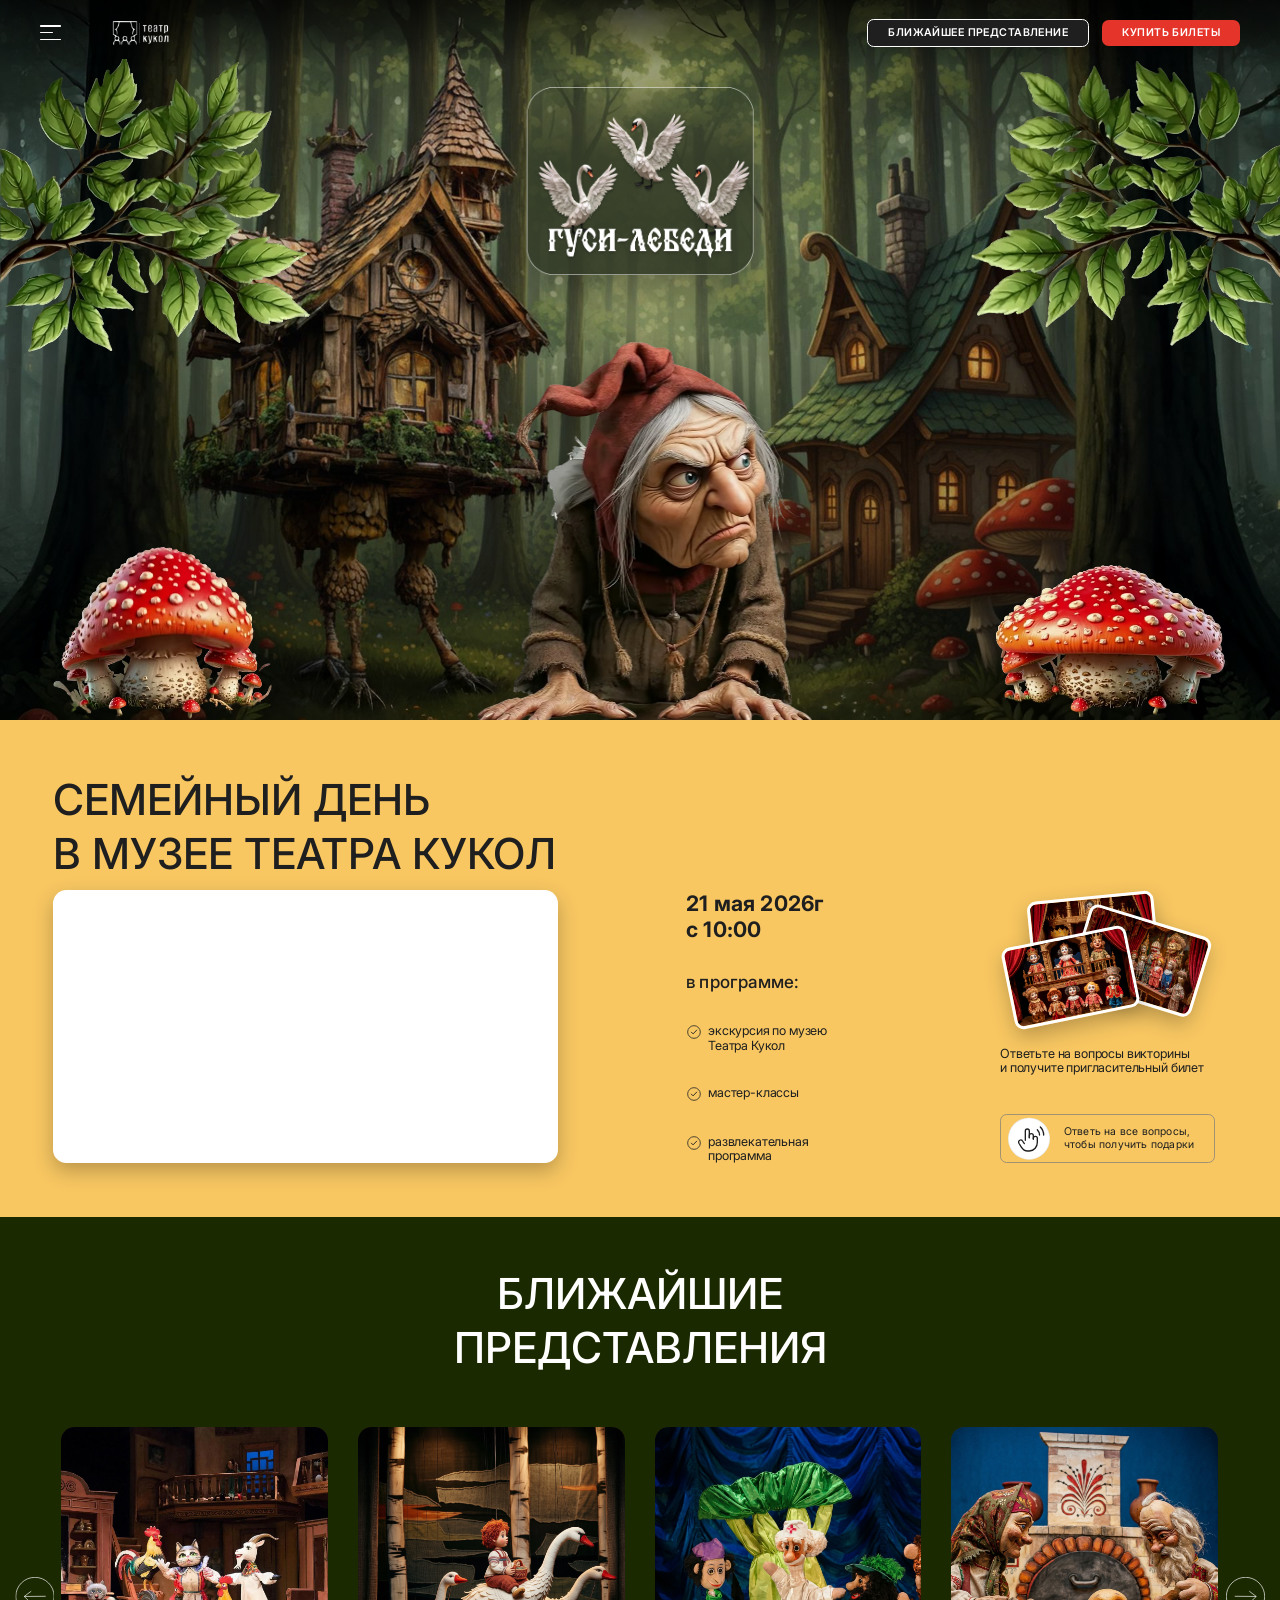
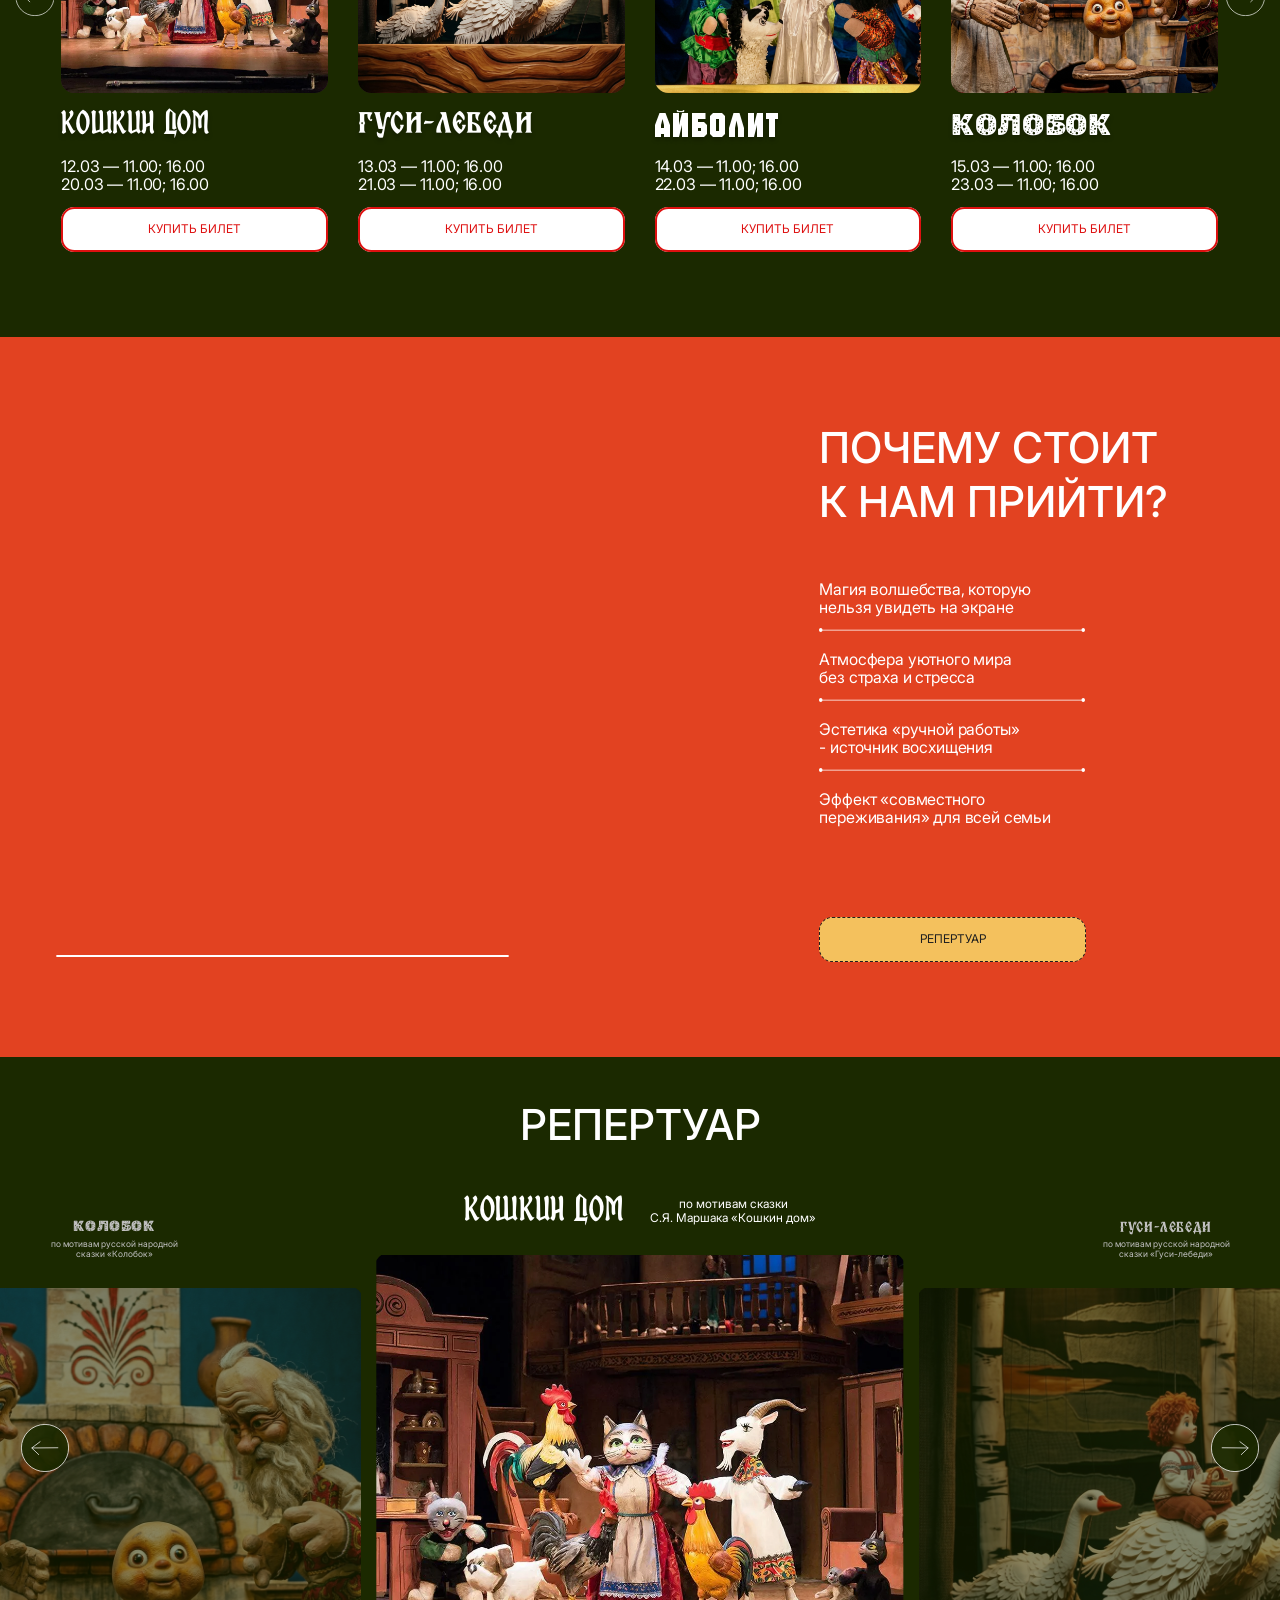
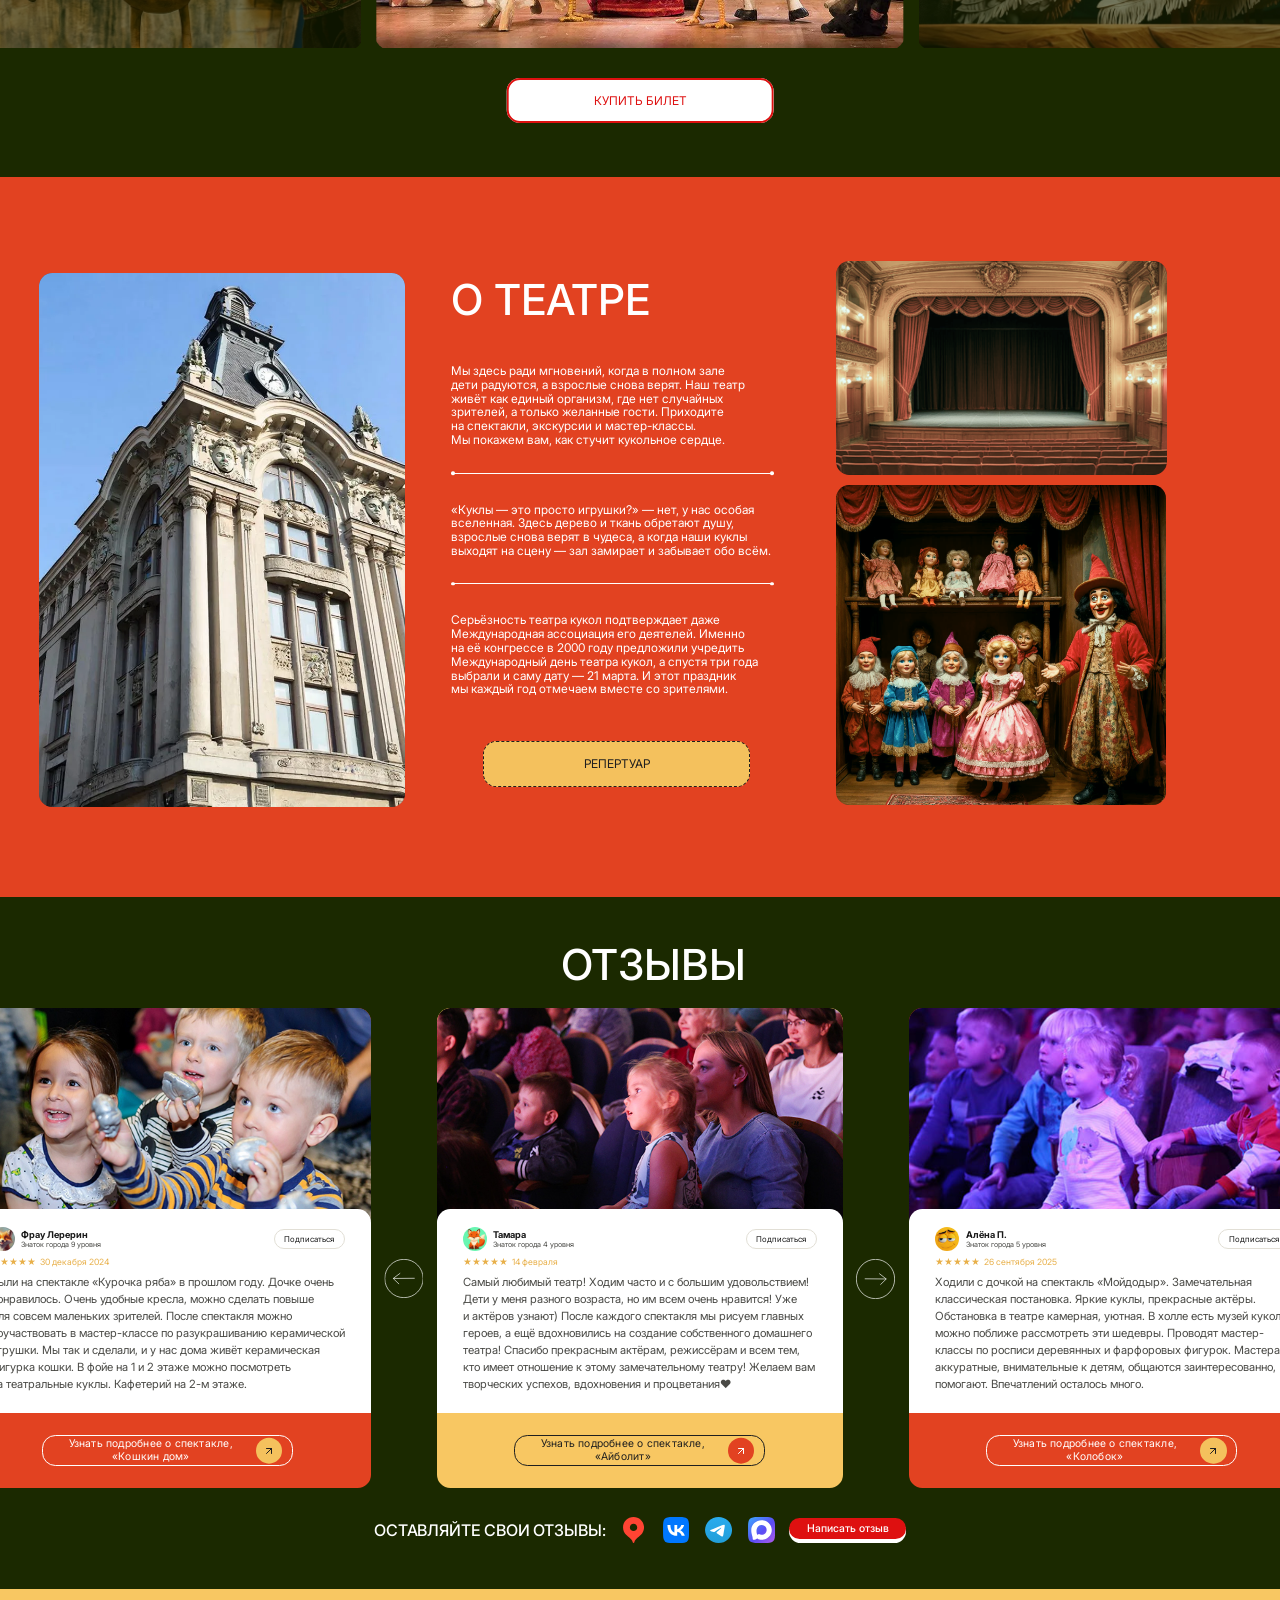
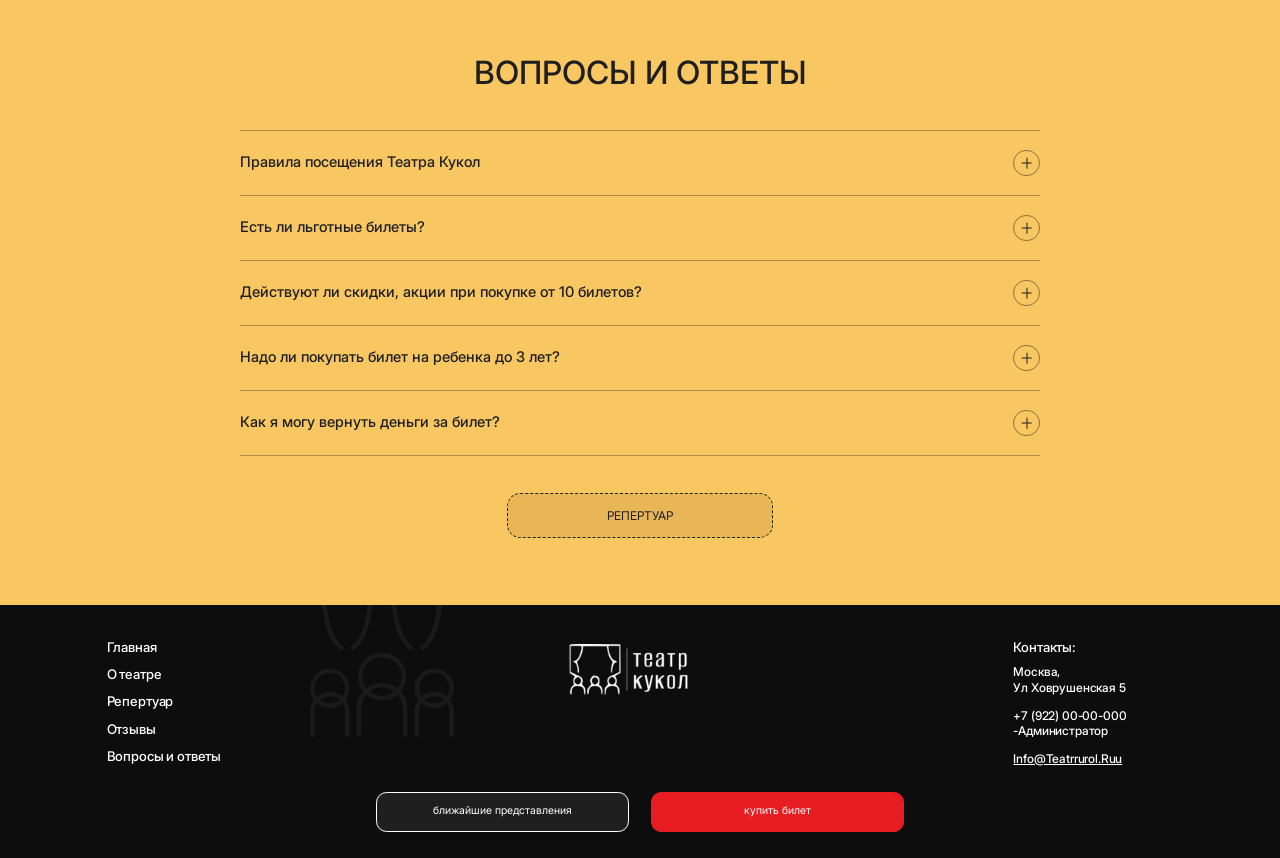
<file: index.html>
<!DOCTYPE html>
<html lang="ru">
<head>
<meta charset="UTF-8">
<meta name="viewport" content="width=device-width, initial-scale=1.0">
<title>Театр кукол — главная</title>
<link rel="stylesheet" href="styles.css?v=296">
</head>
<body>

<div class="page">

  <!-- ===================== HERO + ХЕДЕР ===================== -->
  <section class="play-hero">
    <img class="hero-media hero-media-desktop" src="frames/лес-фон-хиро.png" alt="Сказочный лес">
    <div class="hero-media-mobile-wrap">
      <img class="hero-media-mobile" src="frames/hero-mobile-house-v2.png" alt="Избушка на&nbsp;курьих ножках в&nbsp;лесу">
    </div>
    <div class="hero-stripe hero-stripe-1"></div>
    <div class="hero-stripe hero-stripe-2"></div>

    <header class="site-header"><div class="site-header-inner">
      <div class="header-left">
        <button class="topbar-burger" aria-label="меню" data-menu-toggle="nav-menu"><span></span><span></span><span></span></button>
        <a class="logo" href="index.html"><img class="logo-img" src="frames/логотип 2.png" alt="Театр кукол"></a>
      </div>
      <div class="menu-panel" id="nav-menu">
        <a href="index.html">Главная</a>
        <a href="index.html#o-teatre">О&nbsp;театре</a>
        <a href="index.html#repertuar">Репертуар</a>
        <a href="#voprosy">Вопросы и&nbsp;ответы</a>        <a href="#contacts">Контакты</a>
      </div>
      <div class="header-actions">
        <a href="index.html#blizhajshie" class="btn btn-outline">ближайшее представление</a>
        <a href="афиша.html" class="btn btn-red">купить билеты</a>
      </div></div>
    </header>

    <video class="branch left" autoplay muted loop playsinline preload="auto" fetchpriority="high">
      <source src="frames/ветка-лист.webm" type="video/webm">
    </video>
    <video class="branch right" autoplay muted loop playsinline preload="auto" fetchpriority="high">
      <source src="frames/ветка-лист.webm" type="video/webm">
    </video>

    <video class="mushroom left" autoplay muted loop playsinline preload="auto" fetchpriority="high" data-fallback-img="frames/гриб-куст-кадр.png">
      <source src="frames/гриб-куст.webm" type="video/webm">
    </video>
    <video class="mushroom right" autoplay muted loop playsinline preload="auto" fetchpriority="high" data-fallback-img="frames/гриб-куст-право-кадр.png">
      <source src="frames/гриб-куст-право3.webm" type="video/webm">
    </video>
    <video class="witch" autoplay muted loop playsinline preload="auto" fetchpriority="high" data-fallback-img="frames/баба-яга-кадр.png">
      <source src="frames/баба-яга-молчит.webm" type="video/webm">
    </video>

    <div class="play-title-card">
      <img src="frames/гуси название представления.png" alt="Гуси-лебеди">
    </div>

    <div class="hero-title-mobile">
      <div class="hero-swans">
        <div class="hero-swans-top"><img class="hero-swan mirror" src="frames/лебедь.png" alt=""></div>
        <div class="hero-swans-bottom">
          <img class="hero-swan" src="frames/лебедь.png" alt="">
          <img class="hero-swan mirror" src="frames/лебедь.png" alt="">
        </div>
      </div>
      <p class="hero-title-mobile-text rep-font-gusi">ГУСИ-ЛЕБЕДИ</p>
    </div>
  </section>

  <!-- ===================== ПРОМО: СЕМЕЙНЫЙ ДЕНЬ / ВИКТОРИНА ===================== -->
  <section class="promo-banner">
    <h2 class="promo-heading">Семейный день<br>в&nbsp;музее театра кукол</h2>
    <div class="promo-family"><video autoplay muted loop playsinline preload="auto"><source src="frames/promo-family.mp4" type="video/mp4"></video></div>
    <p class="promo-date">21 мая 2026г<br>с 10:00</p>
    <div class="promo-program">
      <p class="list-title">в&nbsp;программе:</p>
      <ul>
        <li><img src="icons/checkmark.svg" alt=""><span>экскурсия по&nbsp;музею<br>Театра Кукол</span></li>
        <li><img src="icons/checkmark.svg" alt=""><span>мастер-классы</span></li>
        <li><img src="icons/checkmark.svg" alt=""><span>развлекательная<br>программа</span></li>
      </ul>
    </div>
    <p class="promo-quiz-question">Ответьте на&nbsp;вопросы викторины<br>и&nbsp;получите пригласительный билет</p>
    <a href="викторина.html#quiz-start" class="promo-hint">
      <span class="hint-badge" aria-hidden="true"></span>
      <svg class="hint-glyph" aria-hidden="true" viewBox="0 0 64 64" fill="none">
        <g stroke="currentColor" stroke-width="2" stroke-linecap="round" stroke-linejoin="round">
          <path d="M26 34V20a3 3 0 0 1 6 0v10"/>
          <path d="M32 30v-3a3 3 0 0 1 6 0v5"/>
          <path d="M38 32v-1a3 3 0 0 1 6 0v6c0 6.5-4.5 13-12 13h-2.5c-4.5 0-7-1.8-9.5-5.8l-3.6-5.8c-1-1.7-.5-3.6 1.1-4.5 1.5-.9 3.3-.4 4.3 1.1l2.7 4"/>
        </g>
        <path d="M44 18c2.2 2.3 3.3 5 3.3 8" stroke="currentColor" stroke-width="2" stroke-linecap="round"/>
        <path d="M48.5 14c3.3 3.3 5 7.6 5 12" stroke="currentColor" stroke-width="2" stroke-linecap="round"/>
      </svg>
      <p>Ответь на&nbsp;все вопросы,<br>чтобы получить подарки</p>
    </a>
    <div class="promo-photos">
      <img class="ph ph-a" src="frames/Screenshot_16.png" alt="Пригласительный билет">
      <img class="ph ph-b" src="frames/Screenshot_18.png" alt="Пригласительный билет">
      <img class="ph ph-c" src="frames/Screenshot_19.png" alt="Пригласительный билет">
    </div>
  </section>

  <!-- ===================== БЛИЖАЙШИЕ ПРЕДСТАВЛЕНИЯ ===================== -->
  <section class="section-dark" id="blizhajshie" data-carousel>
    <h2 class="section-title">Ближайшие<br>представления</h2>
    <button class="arrow-btn arrow-left" aria-label="назад"><img src="icons/rep-arrow2.svg" alt="" style="transform:rotate(180deg) scaleY(-1);"></button>
    <button class="arrow-btn arrow-right" aria-label="вперёд"><img src="icons/rep-arrow2.svg" alt=""></button>
    <div class="show-grid" data-track>
      <div class="show-card">
        <div class="thumb"><img class="cover-img" src="frames/IMG_20260318_222105.png" alt="Кошкин дом"></div>
        <h3 class="rep-font-koshkin">Кошкин дом</h3>
        <p class="dates">12.03 — 11.00; 16.00<br>20.03 — 11.00; 16.00</p>
        <a href="афиша.html" class="btn-buy-ticket">купить билет</a>
      </div>
      <div class="show-card">
        <div class="thumb"><img class="cover-img" src="frames/гуси-сцена.jpg" alt="Гуси-лебеди"></div>
        <h3 class="rep-font-gusi">Гуси-лебеди</h3>
        <p class="dates">13.03 — 11.00; 16.00<br>21.03 — 11.00; 16.00</p>
        <a href="афиша.html" class="btn-buy-ticket">купить билет</a>
      </div>
      <div class="show-card">
        <div class="thumb"><img class="cover-img" src="frames/7c9f7d8a-58b7-48c4-939f-ec4cb22c3e2d_b6a72888-187a-493c-b027-33e9e2f877e7.png" alt="Айболит"></div>
        <h3 class="rep-font-aibolit">Айболит</h3>
        <p class="dates">14.03 — 11.00; 16.00<br>22.03 — 11.00; 16.00</p>
        <a href="афиша.html" class="btn-buy-ticket">купить билет</a>
      </div>
      <div class="show-card">
        <div class="thumb"><img class="cover-img" src="frames/9c670e1e-eb0f-42a7-a597-39ec2c7de1a1_c409b13a-e003-4b60-b7ec-a4bc60844353.png" alt="Колобок"></div>
        <h3 class="rep-font-kolobok">КОЛОБОК</h3>
        <p class="dates">15.03 — 11.00; 16.00<br>23.03 — 11.00; 16.00</p>
        <a href="афиша.html" class="btn-buy-ticket">купить билет</a>
      </div>
    </div>
  </section>

  <!-- ===================== ПОЧЕМУ СТОИТ К&nbsp;НАМ ПРИЙТИ ===================== -->
  <section class="why-section">
    <h2 class="why-heading">ПОЧЕМУ СТОИТ К&nbsp;НАМ ПРИЙТИ?</h2>

    <div class="why-photo why-photo-main">
      <video class="why-v why-v-a" muted loop playsinline preload="none" data-src="анимация/гуси-лебеди-анимация.mp4" poster="анимация/гуси-лебеди-анимация.jpg"></video>
      <video class="why-v why-v-b" muted loop playsinline></video>
      <div class="why-timer"><div class="why-timer-fill"></div></div>
    </div>
    <div class="why-photo why-photo-1">
      <video class="why-v why-v-a" muted playsinline preload="none" data-src="анимация/колобок-анимация.mp4" poster="анимация/колобок-анимация.jpg"></video>
      <video class="why-v why-v-b" muted playsinline></video>
    </div>
    <div class="why-photo why-photo-2">
      <video class="why-v why-v-a" muted playsinline preload="none" data-src="анимация/айболит-анимация.mp4" poster="анимация/айболит-анимация.jpg"></video>
      <video class="why-v why-v-b" muted playsinline></video>
    </div>
    <div class="why-photo why-photo-3">
      <video class="why-v why-v-a" muted playsinline preload="none" data-src="анимация/кошкин-дом-анимация.mp4" poster="анимация/кошкин-дом-анимация.jpg"></video>
      <video class="why-v why-v-b" muted playsinline></video>
    </div>

    <p class="why-item why-item-1">Магия волшебства, которую<br>нельзя увидеть на&nbsp;экране</p>
    <img class="why-divider why-divider-1" src="icons/divider-arrow5.svg" alt="">
    <p class="why-item why-item-2">Атмосфера уютного мира<br>без&nbsp;страха и&nbsp;стресса</p>
    <img class="why-divider why-divider-2" src="icons/divider-arrow6.svg" alt="">
    <p class="why-item why-item-3">Эстетика «ручной работы»<br>- источник восхищения</p>
    <img class="why-divider why-divider-3" src="icons/divider-arrow6.svg" alt="">
    <p class="why-item why-item-4">Эффект «совместного<br>переживания» для&nbsp;всей семьи</p>

    <a href="index.html#repertuar" class="why-btn btn-repertoire">РЕПЕРТУАР</a>
  </section>

  <!-- ===================== РЕПЕРТУАР ===================== -->
  <section class="repertoire-section" id="repertuar" data-repertoire>
    <h2 class="repertoire-heading">РЕПЕРТУАР</h2>
    <img class="rep-arrow left" src="icons/rep-arrow2.svg" alt="назад" data-rep-prev>
    <img class="rep-arrow right" src="icons/rep-arrow2.svg" alt="вперёд" data-rep-next>
    <div class="repertoire-row" data-rep-row></div>
    <a href="афиша.html" class="rep-btn-buy">КУПИТЬ БИЛЕТ</a>
  </section>

  <!-- ===================== О&nbsp;ТЕАТРЕ ===================== -->
  <section class="about-section" id="o-teatre">
    <div class="about-grid">
      <div class="about-photo"><img class="cover-img" src="frames/IMG_20260319_184546.webp" alt="Здание театра"></div>
      <div class="about-text">
        <h2>О&nbsp;театре</h2>
        <div class="block block-1 block-full">Мы здесь ради мгновений, когда в&nbsp;полном зале дети радуются, а&nbsp;взрослые снова верят. Наш театр живёт как единый организм, где нет случайных зрителей, а&nbsp;только желанные гости. Приходите на&nbsp;спектакли, экскурсии и&nbsp;мастер-классы. Мы&nbsp;покажем вам, как&nbsp;стучит кукольное сердце.</div>
        <div class="block block-1 block-short">Мы здесь ради мгновений, когда дети радуются, а&nbsp;взрослые снова верят в&nbsp;чудо. Приходите на&nbsp;спектакли, экскурсии и&nbsp;мастер-классы — покажем, как&nbsp;стучит кукольное сердце.</div>
        <div class="about-divider about-divider-1"></div>
        <div class="block block-2 block-full">«Куклы — это просто игрушки?» — нет, у&nbsp;нас особая вселенная. Здесь дерево и&nbsp;ткань обретают душу, взрослые снова верят в&nbsp;чудеса, а&nbsp;когда наши куклы выходят на&nbsp;сцену — зал замирает и&nbsp;забывает обо&nbsp;всём.</div>
        <div class="block block-2 block-short">«Куклы — это просто игрушки?» — нет, у&nbsp;нас особая вселенная, где дерево и&nbsp;ткань обретают душу, а&nbsp;зал замирает, когда куклы выходят на&nbsp;сцену.</div>
        <div class="about-divider about-divider-2"></div>
        <div class="block block-3 block-full">Серьёзность театра кукол подтверждает даже Международная ассоциация его деятелей. Именно на&nbsp;её конгрессе в&nbsp;2000 году предложили учредить Международный день театра кукол, а&nbsp;спустя три года выбрали и&nbsp;саму дату — 21&nbsp;марта. И&nbsp;этот праздник мы&nbsp;каждый год отмечаем вместе со&nbsp;зрителями.</div>
        <div class="block block-3 block-short">Серьёзность театра кукол подтверждает Международная ассоциация его деятелей — именно она учредила День театра кукол, дата которого — 21 марта.</div>
        <a href="index.html#repertuar" class="btn-repertoire">Репертуар</a>
      </div>
      <div class="about-photos-col">
        <div class="thumb"><img class="cover-img" src="frames/Rectangle 8809.png" alt="Зрительный зал театра"></div>
        <div class="thumb"><img class="cover-img" src="frames/Rectangle 8810.png" alt="Коллекция кукол театра"></div>
      </div>
      <a href="index.html#repertuar" class="btn-repertoire about-btn-mobile">Репертуар</a>
    </div>
  </section>

  <!-- ===================== ОТЗЫВЫ ===================== -->
  <section class="section-dark" id="otzyvy" data-carousel>
    <h2 class="section-title">Отзывы</h2>
    <button class="arrow-btn arrow-left" aria-label="назад"><img src="icons/rep-arrow2.svg" alt="" style="transform:rotate(180deg) scaleY(-1);"></button>
    <button class="arrow-btn arrow-right" aria-label="вперёд"><img src="icons/rep-arrow2.svg" alt=""></button>
    <div class="reviews-track" data-track>
      <div class="review-card">
        <div class="photo"><img class="cover-img" src="frames/01.png" alt="Дети на&nbsp;мастер-классе"></div>
        <div class="body">
          <div class="head">
            <div class="who"><img class="avatar" src="frames/avatar-fox-painted.png" alt=""><div><div class="name">Фрау Лерерин</div><div class="level">Знаток города 9 уровня</div></div></div>
            <button type="button" class="follow">Подписаться</button>
          </div>
          <div class="stars">★★★★★ &nbsp;30 декабря 2024</div>
          <p class="text">Были на&nbsp;спектакле «Курочка ряба» в&nbsp;прошлом году. Дочке очень понравилось. Очень удобные кресла, можно сделать повыше для&nbsp;совсем маленьких зрителей. После спектакля можно поучаствовать в&nbsp;мастер-классе по&nbsp;разукрашиванию керамической игрушки. Мы&nbsp;так и&nbsp;сделали, и&nbsp;у&nbsp;нас дома живёт керамическая фигурка кошки. В&nbsp;фойе на&nbsp;1 и&nbsp;2 этаже можно посмотреть на&nbsp;театральные куклы. Кафетерий на&nbsp;2-м этаже.</p>
        </div>
        <a class="cta" href="спектакль-кошкин-дом.html#o-spektakle"><span class="label">Узнать подробнее о&nbsp;спектакле, «Кошкин&nbsp;дом»</span><span class="cta-badge" aria-hidden="true"></span><svg class="cta-arrow" aria-hidden="true" viewBox="0 0 24 24" fill="none"><path d="M7 17L17 7M17 7H7M17 7V17" stroke="currentColor" stroke-width="2" stroke-linecap="round" stroke-linejoin="round"/></svg></a>
      </div>
      <div class="review-card mid">
        <div class="photo"><img class="cover-img" src="frames/02.png" alt="Зрители в&nbsp;зале"></div>
        <div class="body">
          <div class="head">
            <div class="who"><img class="avatar" src="frames/avatar-fox-icon.png" alt=""><div><div class="name">Тамара</div><div class="level">Знаток города 4 уровня</div></div></div>
            <button type="button" class="follow">Подписаться</button>
          </div>
          <div class="stars">★★★★★ &nbsp;14 февраля</div>
          <p class="text">Самый любимый театр! Ходим часто и&nbsp;с&nbsp;большим удовольствием! Дети у&nbsp;меня разного возраста, но&nbsp;им всем очень нравится! Уже и&nbsp;актёров узнают) После каждого спектакля мы&nbsp;рисуем главных героев, а&nbsp;ещё вдохновились на&nbsp;создание собственного домашнего театра! Спасибо прекрасным актёрам, режиссёрам и&nbsp;всем&nbsp;тем, кто&nbsp;имеет отношение к&nbsp;этому замечательному театру! Желаем вам творческих успехов, вдохновения и&nbsp;процветания❤️</p>
        </div>
        <a class="cta" href="спектакль-айболит.html#o-spektakle"><span class="label">Узнать подробнее о&nbsp;спектакле, «Айболит»</span><span class="cta-badge" aria-hidden="true"></span><svg class="cta-arrow" aria-hidden="true" viewBox="0 0 24 24" fill="none"><path d="M7 17L17 7M17 7H7M17 7V17" stroke="currentColor" stroke-width="2" stroke-linecap="round" stroke-linejoin="round"/></svg></a>
      </div>
      <div class="review-card">
        <div class="photo"><img class="cover-img" src="frames/03.png" alt="Дети в&nbsp;зале"></div>
        <div class="body">
          <div class="head">
            <div class="who"><img class="avatar" src="frames/avatar-smiley.png" alt=""><div><div class="name">Алёна П.</div><div class="level">Знаток города 5 уровня</div></div></div>
            <button type="button" class="follow">Подписаться</button>
          </div>
          <div class="stars">★★★★★ &nbsp;26 сентября 2025</div>
          <p class="text">Ходили с&nbsp;дочкой на&nbsp;спектакль «Мойдодыр». Замечательная классическая постановка. Яркие куклы, прекрасные актёры. Обстановка в&nbsp;театре камерная, уютная. В&nbsp;холле есть музей кукол, можно поближе рассмотреть эти&nbsp;шедевры. Проводят мастер-классы по&nbsp;росписи деревянных и&nbsp;фарфоровых фигурок. Мастера аккуратные, внимательные к&nbsp;детям, общаются заинтересованно, помогают. Впечатлений осталось много.</p>
        </div>
        <a class="cta" href="спектакль-колобок.html#o-spektakle"><span class="label">Узнать подробнее о&nbsp;спектакле, «Колобок»</span><span class="cta-badge" aria-hidden="true"></span><svg class="cta-arrow" aria-hidden="true" viewBox="0 0 24 24" fill="none"><path d="M7 17L17 7M17 7H7M17 7V17" stroke="currentColor" stroke-width="2" stroke-linecap="round" stroke-linejoin="round"/></svg></a>
      </div>
    </div>
    <div class="reviews-social">
      <span class="label">Оставляйте свои отзывы:</span>
      <span class="icons">
        <a href="https://yandex.ru/maps" target="_blank" rel="noopener"><img src="icons/social-yandex.svg" alt="Яндекс Карты"></a>
        <a href="https://vk.com" target="_blank" rel="noopener"><img src="icons/social-vk.svg" alt="ВКонтакте"></a>
        <a href="https://telegram.org" target="_blank" rel="noopener"><img src="icons/social-telegram.svg" alt="Telegram"></a>
        <a href="https://max.ru" target="_blank" rel="noopener"><img src="icons/social-max.svg" alt="MAX"></a>
      </span>
      <span class="review-open-wrap">
        <span class="review-open-base" aria-hidden="true"></span>
        <button type="button" class="review-open-btn" data-open-review-modal>Написать отзыв</button>
      </span>
    </div>
  </section>

  <!-- ===================== ВОПРОСЫ И ОТВЕТЫ ===================== -->
  <section class="faq-section" id="voprosy">
    <h2 class="faq-section-title">Вопросы и&nbsp;ответы</h2>

    <div class="faq-acc" data-faq-acc>
      <div class="faq-acc-item">
        <button class="faq-acc-q" type="button" aria-expanded="false">
          <span>Правила посещения Театра Кукол</span>
          <span class="faq-acc-icon"></span>
        </button>
        <div class="faq-acc-a"><div class="faq-acc-a-inner">
          <ul>
            <li>Вход в&nbsp;театр возможен только при&nbsp;наличии билета. У&nbsp;каждого зрителя должен быть билет.</li>
            <li>Дети до 14 лет допускаются в&nbsp;театр только в&nbsp;сопровождении взрослых.</li>
            <li>Провожающие и&nbsp;встречающие могут ожидать только в&nbsp;кассовом фойе.</li>
            <li>После третьего звонка допуск в&nbsp;зрительный зал и&nbsp;выбор места — на&nbsp;усмотрение администрации.<br>В&nbsp;антракте можно занять место согласно билету.</li>
            <li>С&nbsp;напитками и&nbsp;едой входить в&nbsp;зрительный зал нельзя.</li>
            <li>На&nbsp;сцену можно подниматься только актёрам и&nbsp;сотрудникам театра.</li>
            <li>Перед началом спектакля необходимо выключить мобильные телефоны.</li>
            <li>Лица в&nbsp;нетрезвом виде и/или&nbsp;в&nbsp;пачкающей одежде в&nbsp;театр не&nbsp;допускаются.</li>
            <li>Можно войти в&nbsp;театр за 45 минут до&nbsp;начала спектакля.</li>
          </ul>
        </div></div>
      </div>

      <div class="faq-acc-item">
        <button class="faq-acc-q" type="button" aria-expanded="false">
          <span>Есть ли&nbsp;льготные билеты?</span>
          <span class="faq-acc-icon"></span>
        </button>
        <div class="faq-acc-a"><div class="faq-acc-a-inner">
          <h3>Скидка 100% предоставляется следующим категориям граждан:</h3>
          <ul>
            <li>дети-инвалиды;</li>
            <li>дети-сироты и&nbsp;дети, оставшиеся без&nbsp;попечения родителей;</li>
            <li>обучающиеся и&nbsp;студенты из&nbsp;числа детей-сирот и&nbsp;детей, оставшихся без&nbsp;попечения;</li>
            <li>участники Великой Отечественной войны и&nbsp;приравненные к&nbsp;ним категории граждан;</li>
            <li>ветераны боевых действий и&nbsp;участники СВО.</li>
          </ul>
          <h3>Для&nbsp;многодетных семей — 50%</h3>
          <p>Для&nbsp;многодетных семей — 50% от&nbsp;номинальной стоимости билета на&nbsp;все спектакли из&nbsp;репертуара театра.</p>
          <p>Количество билетов для&nbsp;льготных категорий зрителей — не&nbsp;более 10% от&nbsp;общего числа билетов на&nbsp;каждый спектакль.</p>
          <p>Льготные билеты оформляются в&nbsp;кассе театра по&nbsp;предъявлению документа, подтверждающего льготу, и&nbsp;снятию с&nbsp;него копии кассиром.</p>
        </div></div>
      </div>

      <div class="faq-acc-item">
        <button class="faq-acc-q" type="button" aria-expanded="false">
          <span>Действуют ли&nbsp;скидки, акции при&nbsp;покупке от&nbsp;10&nbsp;билетов?</span>
          <span class="faq-acc-icon"></span>
        </button>
        <div class="faq-acc-a"><div class="faq-acc-a-inner">
          <p>При&nbsp;покупке 10 билетов в&nbsp;партере единовременно, действует скидка 10%.</p>
        </div></div>
      </div>

      <div class="faq-acc-item">
        <button class="faq-acc-q" type="button" aria-expanded="false">
          <span>Надо ли&nbsp;покупать билет на&nbsp;ребенка до 3 лет?</span>
          <span class="faq-acc-icon"></span>
        </button>
        <div class="faq-acc-a"><div class="faq-acc-a-inner">
          <p>У&nbsp;каждого зрителя, большого или&nbsp;маленького, независимо от&nbsp;возраста, должен быть билет.</p>
        </div></div>
      </div>

      <div class="faq-acc-item">
        <button class="faq-acc-q" type="button" aria-expanded="false">
          <span>Как&nbsp;я&nbsp;могу вернуть деньги за&nbsp;билет?</span>
          <span class="faq-acc-icon"></span>
        </button>
        <div class="faq-acc-a"><div class="faq-acc-a-inner">
          <h3>Условия возврата в&nbsp;зависимости от&nbsp;срока до&nbsp;дня проведения мероприятия:</h3>
          <ul>
            <li>при&nbsp;возврате не&nbsp;позднее, чем&nbsp;за 10 дней до&nbsp;дня проведения мероприятия — полная стоимость билетов;</li>
            <li>менее чем&nbsp;за 10 дней, но&nbsp;не позднее, чем&nbsp;за 5 дней до&nbsp;дня проведения мероприятия — 50% стоимости билетов;</li>
            <li>менее чем&nbsp;за 5 дней, но&nbsp;не позднее чем&nbsp;за 3 дня до&nbsp;дня проведения мероприятия — 30% стоимости билетов;</li>
            <li>менее чем&nbsp;за 3 дня до&nbsp;дня проведения мероприятия — организатор вправе не&nbsp;возвращать покупателю стоимость билетов.</li>
          </ul>
          <h3>При&nbsp;возврате электронного билета</h3>
          <p>При&nbsp;возврате электронного билета возврату подлежит номинальная стоимость билета, указанная на&nbsp;билете, за&nbsp;вычетом суммы сервисного сбора, если таковой взимался.</p>
          <h3>Не&nbsp;подлежат возврату</h3>
          <p>Не&nbsp;подлежат возврату билеты, полученные на&nbsp;безвозмездной основе, содержащие исправления, поддельные, а&nbsp;также билеты, приобретённые в&nbsp;рамках специальных программ и&nbsp;акций.</p>
        </div></div>
      </div>
    </div>

    <div class="faq-cta"><a href="index.html#repertuar" class="btn-repertoire">Репертуар</a></div>
  </section>

  <!-- ===================== МОДАЛКА: ОСТАВИТЬ ОТЗЫВ ===================== -->
  <div class="review-modal-overlay" data-review-modal>
    <div class="review-modal">
      <button type="button" class="review-modal-close" data-close-review-modal aria-label="Закрыть"><img src="icons/close-x.svg" alt=""></button>
      <div class="review-modal-form">
        <h3>Оставить отзыв</h3>
        <p class="sub">Расскажите, как&nbsp;прошёл ваш визит в&nbsp;театр — это поможет нам стать лучше</p>
        <form id="review-form">
          <div class="rating" data-rating>
            <button type="button" aria-label="1 звезда">★</button>
            <button type="button" aria-label="2 звезды">★</button>
            <button type="button" aria-label="3 звезды">★</button>
            <button type="button" aria-label="4 звезды">★</button>
            <button type="button" aria-label="5 звёзд">★</button>
          </div>
          <input type="text" placeholder="Ваше имя" required>
          <textarea placeholder="Ваш отзыв" required></textarea>
          <div class="review-photo-field">
            <label class="review-photo-add" for="review-photo-input">
              <svg width="20" height="20" viewBox="0 0 24 24" fill="none" xmlns="http://www.w3.org/2000/svg" aria-hidden="true">
                <path d="M4 8h3l1.5-2h7L17 8h3a1 1 0 0 1 1 1v10a1 1 0 0 1-1 1H4a1 1 0 0 1-1-1V9a1 1 0 0 1 1-1Z" stroke="currentColor" stroke-width="1.6" stroke-linejoin="round"/>
                <circle cx="12" cy="14" r="3.4" stroke="currentColor" stroke-width="1.6"/>
              </svg>
              <span>Добавить фото</span>
            </label>
            <input type="file" id="review-photo-input" accept="image/*" data-review-photo-input hidden>
            <div class="review-photo-preview" data-review-photo-preview>
              <img alt="">
              <button type="button" class="remove" data-review-photo-remove aria-label="Удалить фото">✕</button>
            </div>
          </div>
          <button type="submit">Отправить отзыв</button>
        </form>
      </div>
      <div class="thanks">
        <img class="thanks-puppet" src="frames/petrushka-thanks.png" alt="Петрушка">
        <h3>Спасибо за&nbsp;отзыв!</h3>
        <p class="sub">Мы очень ценим ваше мнение и&nbsp;обязательно учтём его</p>
      </div>
    </div>
  </div>

  <!-- ===================== ФУТЕР ===================== -->
  <footer class="site-footer-wrap">
    <div class="site-footer">
      <img class="footer-deco" src="icons/logo-mask.svg" alt="">
      <div class="footer-content">
        <div class="footer-nav">
          <a href="index.html">Главная</a>
          <a href="index.html#o-teatre">О&nbsp;театре</a>
          <a href="index.html#repertuar">Репертуар</a>
          <a href="index.html#otzyvy">Отзывы</a>
          <a href="#voprosy">Вопросы и&nbsp;ответы</a>        </div>
        <div class="footer-logo">
          <img src="frames/логотип 2.png" alt="Театр кукол">
        </div>
        <div class="footer-contacts" id="contacts">
          <p class="footer-contacts-label">контакты:</p>
          <div class="footer-contact-rows">
            <div class="footer-contact-row">москва,<br>ул ховрушенская 5</div>
            <div class="footer-contact-row">+7 (922) 00-00-000<br>-администратор</div>
            <div class="footer-contact-row"><a href="mailto:info@teatrrurol.ruu">info@teatrrurol.ruu</a></div>
          </div>
        </div>
      </div>
      <div class="footer-actions">
        <a href="index.html#blizhajshie" class="btn-nearest">ближайшие представления</a>
        <a href="афиша.html" class="btn-buy-ticket">купить билет</a>
      </div>
    </div>
  </footer>

</div>

<script src="script.js?v=148"></script>
</body>
</html>
</file>
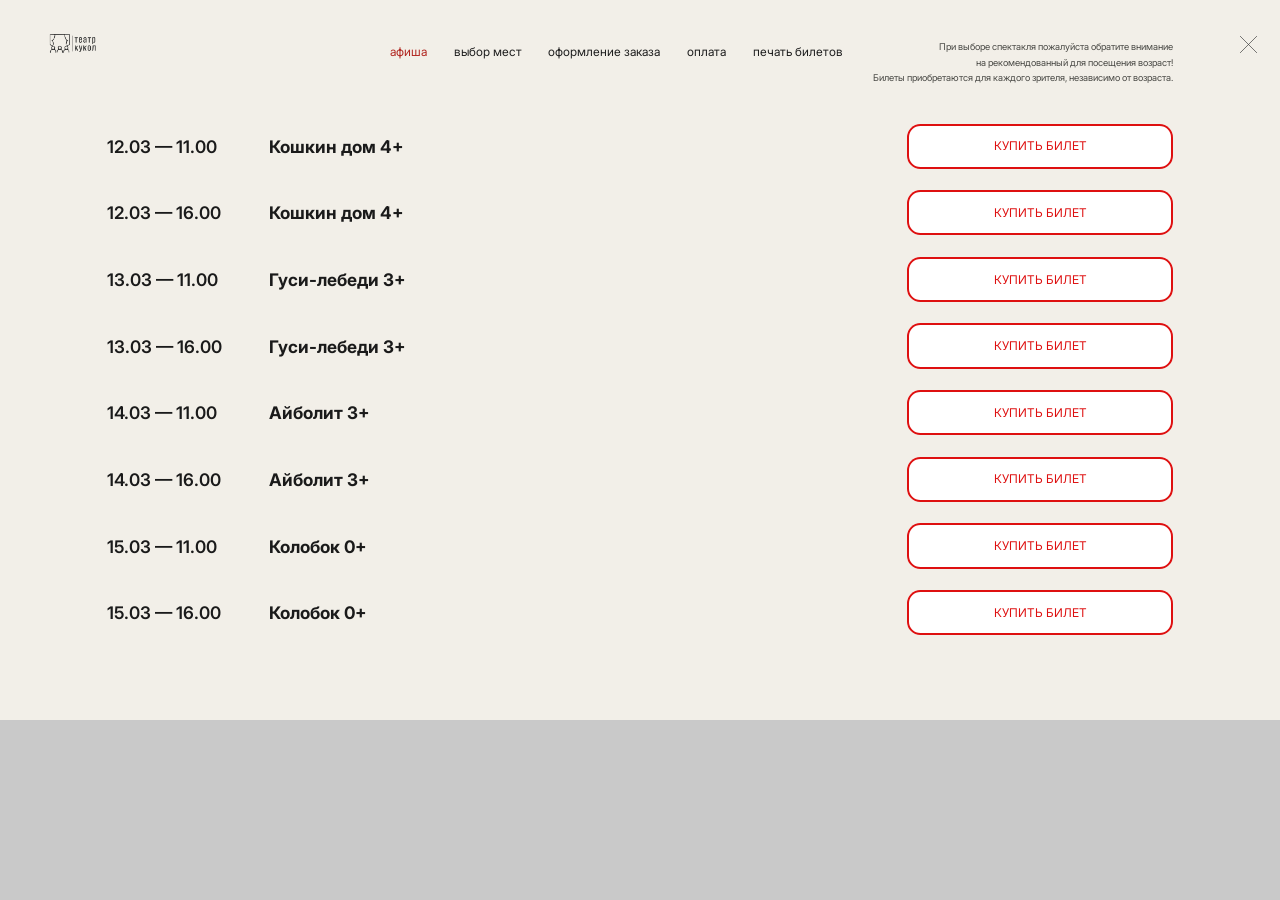
<file: афиша.html>
<!DOCTYPE html>
<html lang="ru">
<head>
<meta charset="UTF-8">
<meta name="viewport" content="width=device-width, initial-scale=1.0">
<title>Театр кукол — афиша и&nbsp;бронирование билетов</title>
<link rel="stylesheet" href="styles.css?v=248">
</head>
<body>

<div class="page booking-page">

  <div class="booking-topbar">
    <a class="logo" href="index.html"><img src="frames/логотип 21.png" alt="Театр кукол"></a>
    <div class="booking-tabs">
      <button data-tab="playbill" class="active">афиша</button>
      <button data-tab="seats">выбор мест</button>
      <button data-tab="order">оформление заказа</button>
      <button data-tab="pay">оплата</button>
      <button data-tab="print">печать билетов</button>
    </div>
    <a href="index.html" class="booking-close" aria-label="закрыть"><img src="icons/close-x.svg" alt=""></a>
  </div>

  <!-- ===================== ПАНЕЛЬ: АФИША ===================== -->
  <section class="booking-panel active" data-panel="playbill">
    <p class="playbill-notice">При&nbsp;выборе спектакля пожалуйста обратите внимание<br>на&nbsp;рекомендованный для&nbsp;посещения возраст!<br>Билеты приобретаются для&nbsp;каждого зрителя, независимо от&nbsp;возраста.</p>
    <div class="playbill-list">
      <div class="playbill-row"><span class="dt">12.03 — 11.00</span><span class="title">Кошкин дом 4+</span><button class="btn-buy-ticket" data-goto="seats" data-show="Кошкин дом" data-age="4+" data-dt="12.03 — 11.00">купить билет</button></div>
      <div class="playbill-row"><span class="dt">12.03 — 16.00</span><span class="title">Кошкин дом 4+</span><button class="btn-buy-ticket" data-goto="seats" data-show="Кошкин дом" data-age="4+" data-dt="12.03 — 16.00">купить билет</button></div>
      <div class="playbill-row"><span class="dt">13.03 — 11.00</span><span class="title">Гуси-лебеди 3+</span><button class="btn-buy-ticket" data-goto="seats" data-show="Гуси-лебеди" data-age="3+" data-dt="13.03 — 11.00">купить билет</button></div>
      <div class="playbill-row"><span class="dt">13.03 — 16.00</span><span class="title">Гуси-лебеди 3+</span><button class="btn-buy-ticket" data-goto="seats" data-show="Гуси-лебеди" data-age="3+" data-dt="13.03 — 16.00">купить билет</button></div>
      <div class="playbill-row"><span class="dt">14.03 — 11.00</span><span class="title">Айболит 3+</span><button class="btn-buy-ticket" data-goto="seats" data-show="Айболит" data-age="3+" data-dt="14.03 — 11.00">купить билет</button></div>
      <div class="playbill-row"><span class="dt">14.03 — 16.00</span><span class="title">Айболит 3+</span><button class="btn-buy-ticket" data-goto="seats" data-show="Айболит" data-age="3+" data-dt="14.03 — 16.00">купить билет</button></div>
      <div class="playbill-row"><span class="dt">15.03 — 11.00</span><span class="title">Колобок 0+</span><button class="btn-buy-ticket" data-goto="seats" data-show="Колобок" data-age="0+" data-dt="15.03 — 11.00">купить билет</button></div>
      <div class="playbill-row"><span class="dt">15.03 — 16.00</span><span class="title">Колобок 0+</span><button class="btn-buy-ticket" data-goto="seats" data-show="Колобок" data-age="0+" data-dt="15.03 — 16.00">купить билет</button></div>
    </div>
  </section>

  <!-- ===================== ПАНЕЛЬ: ВЫБОР МЕСТ ===================== -->
  <section class="booking-panel" data-panel="seats">
    <div class="seat-canvas">
      <div class="show-nav">
        <button class="arrow-btn" aria-label="назад" data-show-prev><img src="icons/seat-expand-left.svg" alt=""></button>
        <h2 id="seat-show-title">Гуси-лебеди</h2>
        <span class="age" id="seat-show-age">3+</span>
        <span class="dt" id="seat-show-dt">13.03 — 11.00</span>
        <button class="arrow-btn" aria-label="вперёд" data-show-next><img src="icons/seat-expand-left.svg" alt=""></button>
      </div>
      <div class="stage">сцена</div>
      <div class="seat-map"><div id="seat-rows"></div></div>
      <div class="seat-legend">
        <span>1700</span><span>1500</span><span>1300</span><span>1100</span>
      </div>
      <div class="seat-checkout">
        <span class="checkout-btn-wrap">
          <span class="checkout-btn-base" aria-hidden="true"></span>
          <button class="btn btn-red" id="to-order-step" data-goto="order">оформить заказ (<span data-seat-count>0</span> мест)</button>
        </span>
        <div class="seat-total">ИТОГО: <b data-seat-total>0 руб.</b></div>
      </div>
    </div>
  </section>

  <!-- ===================== ПАНЕЛЬ: ОФОРМЛЕНИЕ ЗАКАЗА ===================== -->
  <section class="booking-panel" data-panel="order">
    <div class="order-note">
      <h1>Внимание!</h1>
      <p>Проверьте дату и&nbsp;время мероприятия, выбранные места, заполните анкету для&nbsp;оплаты заказа.</p>
    </div>
    <div class="show-nav" style="margin:30px 0 40px;">
      <button class="arrow-btn" aria-label="назад" data-show-prev>&#8592;</button>
      <h2 id="order-show-title">Гуси-лебеди</h2><span class="age" id="order-show-age">3+</span><span class="dt" id="order-show-dt">13.03 — 11.00</span>
      <button class="arrow-btn" aria-label="вперёд" data-show-next>&#8594;</button>
    </div>

    <div class="order-layout">
      <div class="order-form-head">
        <p style="font-size:18px;font-weight:600;margin-bottom:20px;">Оформление билетов:</p>
        <div id="ticket-rows">
          <p style="color:var(--ink-soft);font-size:14px;">Места ещё не&nbsp;выбраны — вернитесь на&nbsp;шаг «выбор мест».</p>
        </div>

        <p style="font-size:18px;font-weight:600;margin:36px 0 20px;">Данные покупателя:</p>
      </div>
      <form class="buyer-form" id="buyer-form">
          <div class="grid2">
            <input type="text" placeholder="Фамилия" required>
            <select required><option value="">Тип документа *</option><option>Паспорт РФ</option><option>Свидетельство о&nbsp;рождении</option></select>
            <input type="text" placeholder="Имя" required>
            <input type="text" placeholder="Серия документа">
            <input type="text" placeholder="Отчество">
            <input type="text" placeholder="Номер документа">
            <input type="tel" placeholder="Телефон" required>
            <label class="chk"><input type="checkbox" required> *Даю согласие на&nbsp;обработку персональных данных</label>
            <input type="email" placeholder="E-mail" required>
          </div>
          <button type="submit" class="btn btn-red">перейти к&nbsp;оплате</button>
        </form>

      <div class="order-summary">
        <div class="total">ИТОГО: <b id="order-total">0 руб.</b></div>
        <label class="chk"><input type="checkbox"> Выслать электронный чек на&nbsp;E-mail</label>
        <label class="chk"><input type="checkbox"> Выслать электронный билет на&nbsp;E-mail</label>
        <label class="chk"><input type="checkbox" required> Я&nbsp;согласен с&nbsp;правилами покупки электронных билетов</label>
        <button class="btn btn-red" data-goto="pay">перейти к&nbsp;оформлению</button>
        <p class="pay-note">Оплата происходит через ВТБ (ПАО) с&nbsp;использованием банковских карт следующих платёжных систем:</p>
        <div class="pay-icons">
          <img src="frames/visa.png" alt="VISA">
          <img src="frames/mir.png" alt="МИР">
          <img src="frames/сбп свг 1.png" alt="СБП">
        </div>
      </div>
    </div>
  </section>

  <!-- ===================== ПАНЕЛЬ: ОПЛАТА ===================== -->
  <section class="booking-panel" data-panel="pay">
    <div class="placeholder-panel">
      <p style="font-size:22px;color:var(--ink);margin-bottom:14px;">Переход на&nbsp;защищённую страницу оплаты ВТБ (ПАО)</p>
      <p>Здесь будет встроена форма банковского эквайринга.</p>
      <span class="checkout-btn-wrap" style="margin-top:30px;">
        <span class="checkout-btn-base" aria-hidden="true"></span>
        <button class="btn btn-red" data-goto="print">оплатить (демо)</button>
      </span>
    </div>
  </section>

  <!-- ===================== ПАНЕЛЬ: ПЕЧАТЬ БИЛЕТОВ ===================== -->
  <section class="booking-panel" data-panel="print">
    <div class="placeholder-panel">
      <p style="font-size:22px;color:var(--ink);margin-bottom:14px;">Оплата прошла успешно</p>
      <p>Билеты отправлены на&nbsp;указанный E-mail. Вы можете распечатать их или&nbsp;показать QR-код на&nbsp;входе.</p>
      <span class="checkout-btn-wrap" style="margin-top:30px;">
        <span class="checkout-btn-base" aria-hidden="true"></span>
        <a href="index.html" class="btn btn-gold">на&nbsp;главную</a>
      </span>
    </div>
  </section>

</div>

<script src="script.js?v=117"></script>
<script>
  var shows = Array.from(document.querySelectorAll('[data-show]')).map(function(btn){
    return {show: btn.dataset.show, age: btn.dataset.age, dt: btn.dataset.dt};
  });
  var currentShowIndex = shows.findIndex(function(s){ return s.show === 'Гуси-лебеди' && s.dt === '13.03 — 11.00'; });
  if (currentShowIndex < 0) currentShowIndex = 0;

  var showFonts = {
    'Кошкин дом': 'rep-font-koshkin',
    'Гуси-лебеди': 'rep-font-gusi',
    'Айболит': 'rep-font-aibolit',
    'Колобок': 'rep-font-kolobok'
  };

  function renderShow(){
    var s = shows[currentShowIndex];
    var fontClass = showFonts[s.show] || '';
    ['seat', 'order'].forEach(function(prefix){
      var titleEl = document.getElementById(prefix + '-show-title');
      var ageEl = document.getElementById(prefix + '-show-age');
      var dtEl = document.getElementById(prefix + '-show-dt');
      if (titleEl) titleEl.textContent = s.show;
      if (ageEl) ageEl.textContent = s.age;
      if (dtEl) dtEl.textContent = s.dt;
      if (prefix === 'seat'){
        [titleEl, ageEl].forEach(function(el){
          if (!el) return;
          Object.keys(showFonts).forEach(function(k){ el.classList.remove(showFonts[k]); });
          if (fontClass) el.classList.add(fontClass);
        });
      }
    });
  }

  document.querySelectorAll('[data-show]').forEach(function(btn, i){
    btn.addEventListener('click', function(){
      currentShowIndex = i;
      renderShow();
    });
  });
  document.querySelectorAll('[data-show-prev]').forEach(function(btn){
    btn.addEventListener('click', function(){
      currentShowIndex = (currentShowIndex - 1 + shows.length) % shows.length;
      renderShow();
    });
  });
  document.querySelectorAll('[data-show-next]').forEach(function(btn){
    btn.addEventListener('click', function(){
      currentShowIndex = (currentShowIndex + 1) % shows.length;
      renderShow();
    });
  });
  renderShow();

  var buyerForm = document.getElementById('buyer-form');
  if (buyerForm){
    buyerForm.addEventListener('submit', function(e){
      e.preventDefault();
      document.querySelector('[data-tab="pay"]').click();
    });
  }
</script>
</body>
</html>
</file>
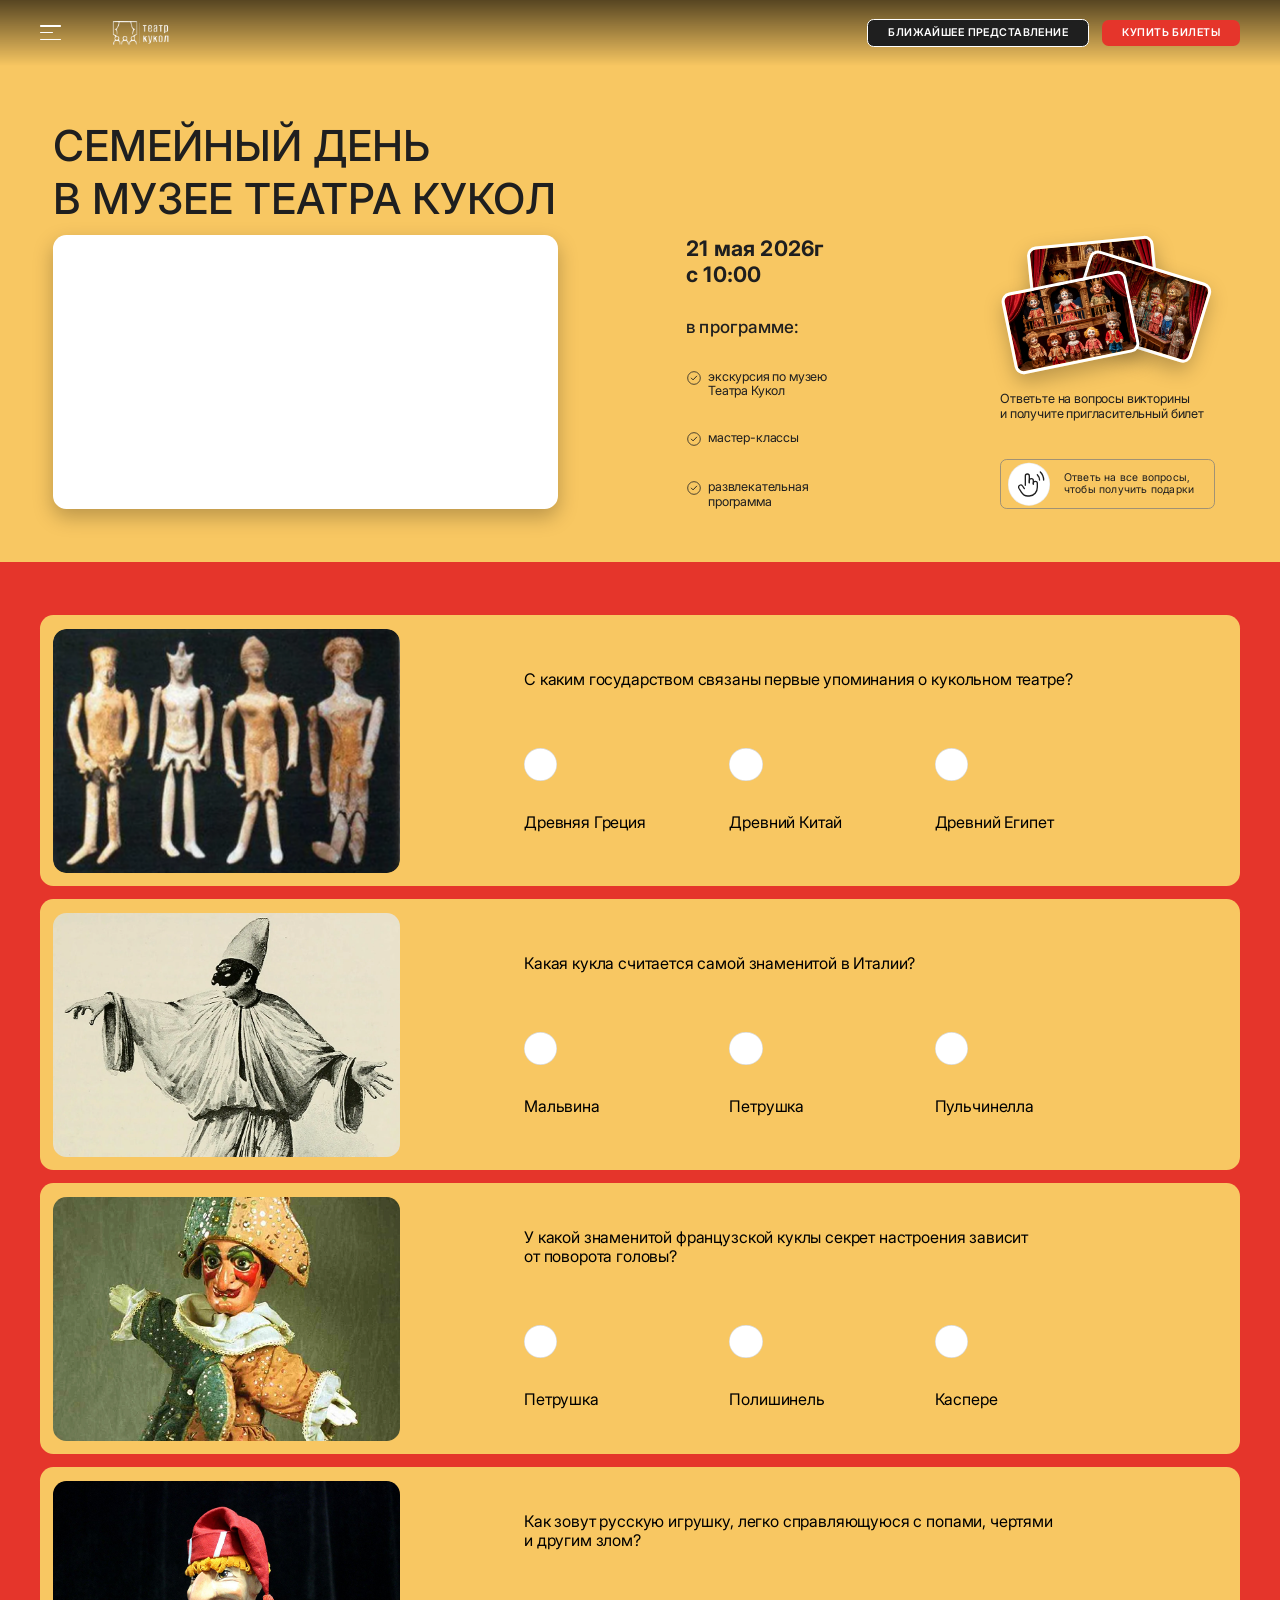
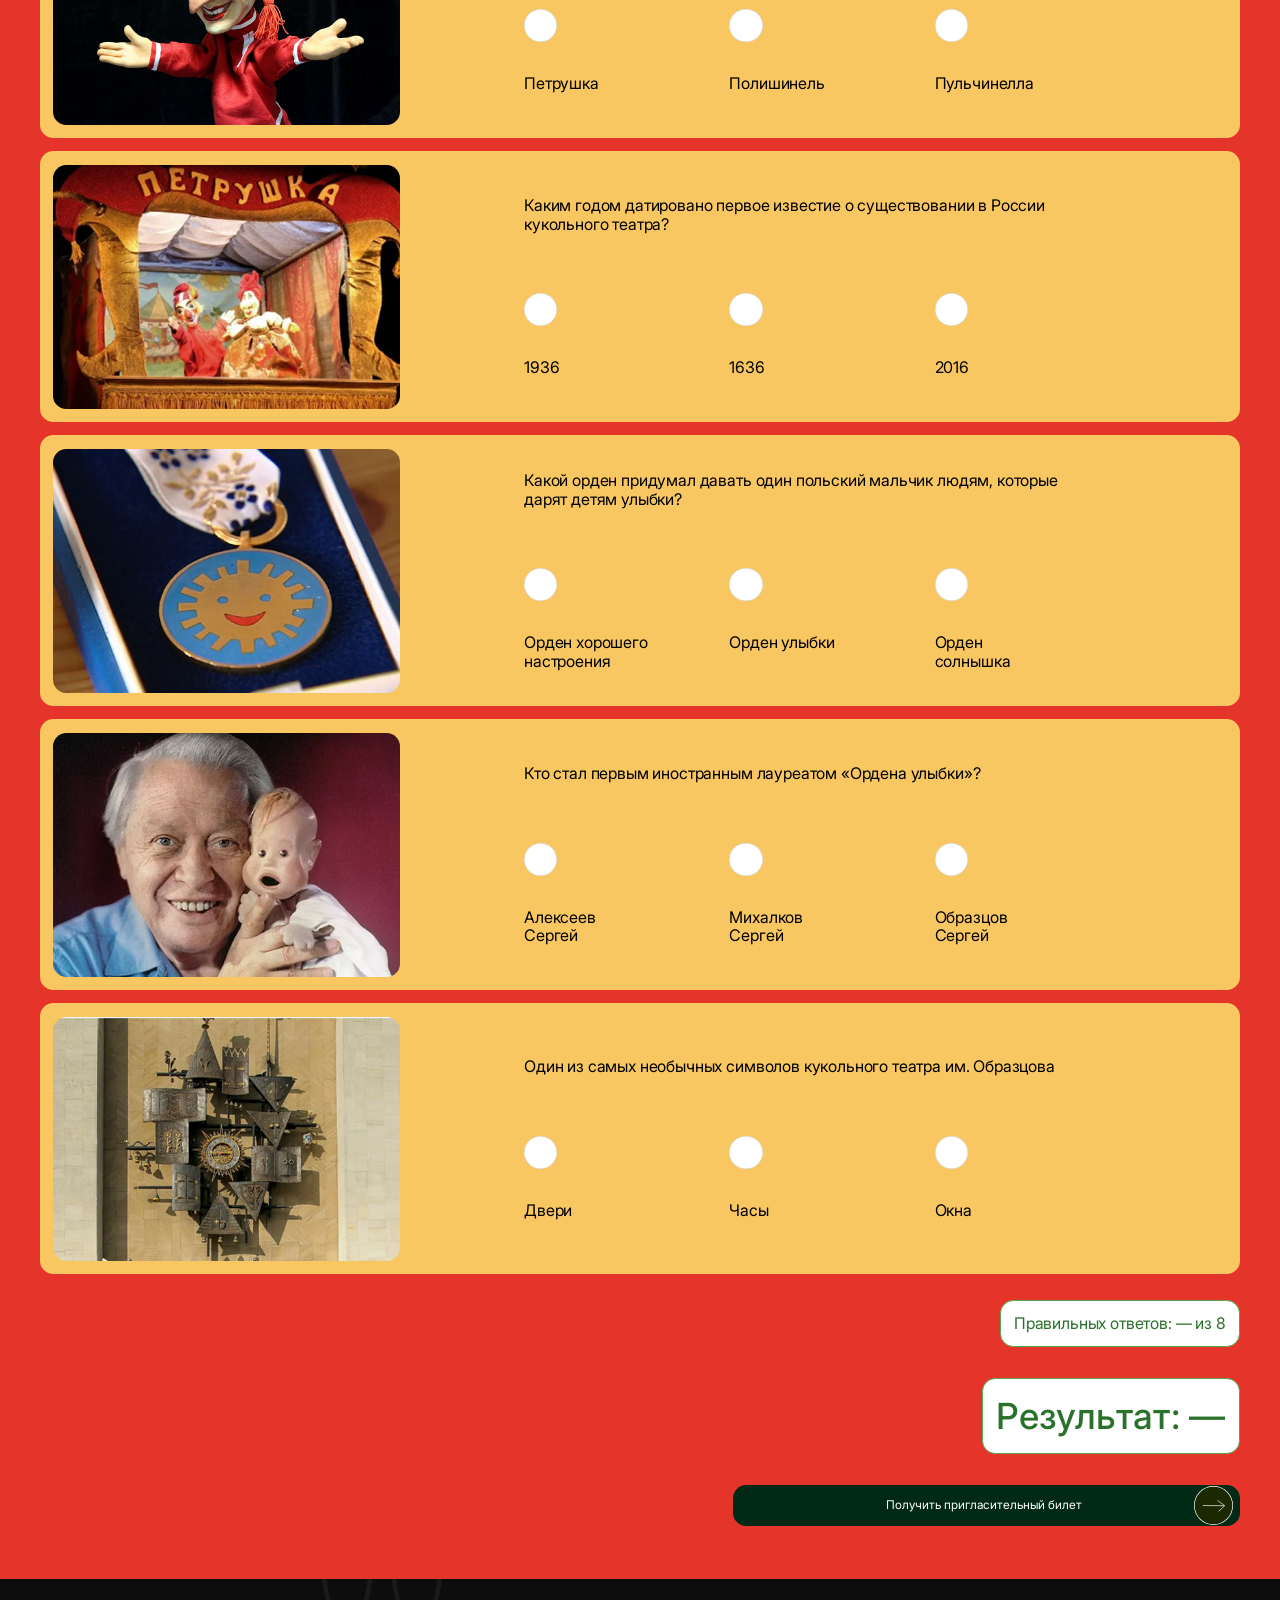
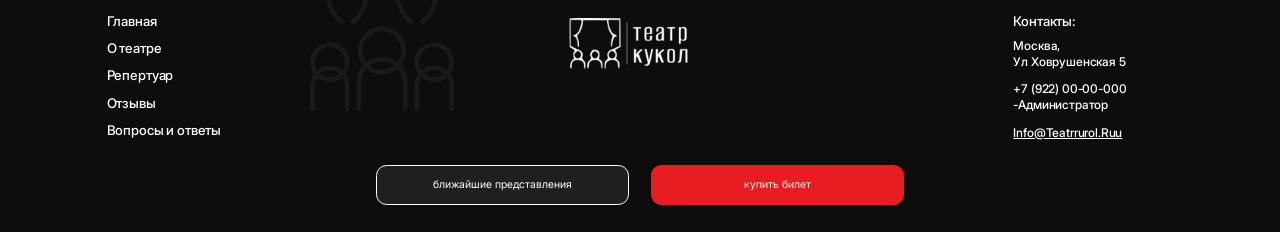
<file: викторина.html>
<!DOCTYPE html>
<html lang="ru">
<head>
<meta charset="UTF-8">
<meta name="viewport" content="width=device-width, initial-scale=1.0">
<title>Театр кукол — викторина «Семейный день в&nbsp;музее»</title>
<link rel="stylesheet" href="styles.css?v=276">
</head>
<body>

<div class="page">

  <header class="site-header"><div class="site-header-inner">
    <div class="header-left">
      <button class="topbar-burger" aria-label="меню" data-menu-toggle="nav-menu"><span></span><span></span><span></span></button>
      <a class="logo" href="index.html"><img class="logo-img" src="frames/логотип 2.png" alt="Театр кукол"></a>
    </div>
    <div class="menu-panel" id="nav-menu">
      <a href="index.html">Главная</a>
      <a href="index.html#o-teatre">О&nbsp;театре</a>
      <a href="index.html#repertuar">Репертуар</a>
        <a href="index.html#voprosy">Вопросы и&nbsp;ответы</a>      <a href="#contacts">Контакты</a>
    </div>
    <div class="header-actions">
      <a href="index.html#blizhajshie" class="btn btn-outline">ближайшее представление</a>
      <a href="афиша.html" class="btn btn-red">купить билеты</a>
    </div></div>
  </header>

  <div class="header-fill header-fill--gold"></div>
  <section class="promo-banner">
    <h2 class="promo-heading">Семейный день<br>в&nbsp;музее театра кукол</h2>
    <div class="promo-family"><video autoplay muted loop playsinline preload="auto"><source src="frames/promo-family.mp4" type="video/mp4"></video></div>
    <p class="promo-date">21 мая 2026г<br>с 10:00</p>
    <div class="promo-program">
      <p class="list-title">в&nbsp;программе:</p>
      <ul>
        <li><img src="icons/checkmark.svg" alt=""><span>экскурсия по&nbsp;музею<br>Театра Кукол</span></li>
        <li><img src="icons/checkmark.svg" alt=""><span>мастер-классы</span></li>
        <li><img src="icons/checkmark.svg" alt=""><span>развлекательная<br>программа</span></li>
      </ul>
    </div>
    <p class="promo-quiz-question">Ответьте на&nbsp;вопросы викторины<br>и&nbsp;получите пригласительный билет</p>
    <a href="#quiz-start" class="promo-hint">
      <span class="hint-badge" aria-hidden="true"></span>
      <svg class="hint-glyph" aria-hidden="true" viewBox="0 0 64 64" fill="none">
        <g stroke="currentColor" stroke-width="2" stroke-linecap="round" stroke-linejoin="round">
          <path d="M26 34V20a3 3 0 0 1 6 0v10"/>
          <path d="M32 30v-3a3 3 0 0 1 6 0v5"/>
          <path d="M38 32v-1a3 3 0 0 1 6 0v6c0 6.5-4.5 13-12 13h-2.5c-4.5 0-7-1.8-9.5-5.8l-3.6-5.8c-1-1.7-.5-3.6 1.1-4.5 1.5-.9 3.3-.4 4.3 1.1l2.7 4"/>
        </g>
        <path d="M44 18c2.2 2.3 3.3 5 3.3 8" stroke="currentColor" stroke-width="2" stroke-linecap="round"/>
        <path d="M48.5 14c3.3 3.3 5 7.6 5 12" stroke="currentColor" stroke-width="2" stroke-linecap="round"/>
      </svg>
      <p>Ответь на&nbsp;все вопросы,<br>чтобы получить подарки</p>
    </a>
    <div class="promo-photos">
      <img class="ph ph-a" src="frames/Screenshot_16.png" alt="Пригласительный билет">
      <img class="ph ph-b" src="frames/Screenshot_18.png" alt="Пригласительный билет">
      <img class="ph ph-c" src="frames/Screenshot_19.png" alt="Пригласительный билет">
    </div>
  </section>

  <section class="quiz-page" id="quiz-start">
    <div class="quiz-list">

      <div class="quiz-item">
        <div class="photo"><img src="frames/1.png" alt="антропоморфные фигурки, Древний Египет"></div>
        <div class="quiz-body">
          <p class="q">С&nbsp;каким государством связаны первые упоминания о&nbsp;кукольном театре?</p>
          <div class="quiz-options">
            <label class="quiz-opt"><input type="radio" name="q1"><span class="dot"></span><span class="opt-label">Древняя Греция</span></label>
            <label class="quiz-opt"><input type="radio" name="q1"><span class="dot"></span><span class="opt-label">Древний Китай</span></label>
            <label class="quiz-opt"><input type="radio" name="q1" data-correct="1"><span class="dot"></span><span class="opt-label">Древний Египет</span></label>
          </div>
        </div>
      </div>

      <div class="quiz-item">
        <div class="photo"><img src="frames/2.png" alt="кукла Пульчинелла"></div>
        <div class="quiz-body">
          <p class="q">Какая кукла считается самой знаменитой в&nbsp;Италии?</p>
          <div class="quiz-options">
            <label class="quiz-opt"><input type="radio" name="q2"><span class="dot"></span><span class="opt-label">Мальвина</span></label>
            <label class="quiz-opt"><input type="radio" name="q2"><span class="dot"></span><span class="opt-label">Петрушка</span></label>
            <label class="quiz-opt"><input type="radio" name="q2" data-correct="1"><span class="dot"></span><span class="opt-label">Пульчинелла</span></label>
          </div>
        </div>
      </div>

      <div class="quiz-item">
        <div class="photo"><img src="frames/3.png" alt="кукла Полишинель"></div>
        <div class="quiz-body">
          <p class="q">У&nbsp;какой знаменитой французской куклы секрет настроения зависит от&nbsp;поворота головы?</p>
          <div class="quiz-options">
            <label class="quiz-opt"><input type="radio" name="q3"><span class="dot"></span><span class="opt-label">Петрушка</span></label>
            <label class="quiz-opt"><input type="radio" name="q3" data-correct="1"><span class="dot"></span><span class="opt-label">Полишинель</span></label>
            <label class="quiz-opt"><input type="radio" name="q3"><span class="dot"></span><span class="opt-label">Каспере</span></label>
          </div>
        </div>
      </div>

      <div class="quiz-item">
        <div class="photo"><img src="frames/4.png" alt="кукла Петрушка"></div>
        <div class="quiz-body">
          <p class="q">Как&nbsp;зовут русскую игрушку, легко справляющуюся с&nbsp;попами, чертями и&nbsp;другим злом?</p>
          <div class="quiz-options">
            <label class="quiz-opt"><input type="radio" name="q4" data-correct="1"><span class="dot"></span><span class="opt-label">Петрушка</span></label>
            <label class="quiz-opt"><input type="radio" name="q4"><span class="dot"></span><span class="opt-label">Полишинель</span></label>
            <label class="quiz-opt"><input type="radio" name="q4"><span class="dot"></span><span class="opt-label">Пульчинелла</span></label>
          </div>
        </div>
      </div>

      <div class="quiz-item">
        <div class="photo"><img src="frames/5.png" alt="афиша «Петрушка»"></div>
        <div class="quiz-body">
          <p class="q">Каким годом датировано первое известие о&nbsp;существовании в&nbsp;России кукольного театра?</p>
          <div class="quiz-options">
            <label class="quiz-opt"><input type="radio" name="q5"><span class="dot"></span><span class="opt-label">1936</span></label>
            <label class="quiz-opt"><input type="radio" name="q5" data-correct="1"><span class="dot"></span><span class="opt-label">1636</span></label>
            <label class="quiz-opt"><input type="radio" name="q5"><span class="dot"></span><span class="opt-label">2016</span></label>
          </div>
        </div>
      </div>

      <div class="quiz-item">
        <div class="photo"><img src="frames/6.png" alt="медаль «Орден улыбки»"></div>
        <div class="quiz-body">
          <p class="q">Какой орден придумал давать один польский мальчик людям, которые дарят детям улыбки?</p>
          <div class="quiz-options">
            <label class="quiz-opt"><input type="radio" name="q6"><span class="dot"></span><span class="opt-label">Орден хорошего настроения</span></label>
            <label class="quiz-opt"><input type="radio" name="q6" data-correct="1"><span class="dot"></span><span class="opt-label">Орден улыбки</span></label>
            <label class="quiz-opt"><input type="radio" name="q6"><span class="dot"></span><span class="opt-label">Орден солнышка</span></label>
          </div>
        </div>
      </div>

      <div class="quiz-item">
        <div class="photo"><img src="frames/7.png" alt="Сергей Образцов с&nbsp;куклой"></div>
        <div class="quiz-body">
          <p class="q">Кто стал первым иностранным лауреатом «Ордена улыбки»?</p>
          <div class="quiz-options">
            <label class="quiz-opt"><input type="radio" name="q7"><span class="dot"></span><span class="opt-label">Алексеев Сергей</span></label>
            <label class="quiz-opt"><input type="radio" name="q7"><span class="dot"></span><span class="opt-label">Михалков Сергей</span></label>
            <label class="quiz-opt"><input type="radio" name="q7" data-correct="1"><span class="dot"></span><span class="opt-label">Образцов Сергей</span></label>
          </div>
        </div>
      </div>

      <div class="quiz-item">
        <div class="photo"><img src="frames/8.png" alt="часы на&nbsp;фасаде театра им. Образцова"></div>
        <div class="quiz-body">
          <p class="q">Один из&nbsp;самых необычных символов кукольного театра им. Образцова</p>
          <div class="quiz-options">
            <label class="quiz-opt"><input type="radio" name="q8"><span class="dot"></span><span class="opt-label">Двери</span></label>
            <label class="quiz-opt"><input type="radio" name="q8" data-correct="1"><span class="dot"></span><span class="opt-label">Часы</span></label>
            <label class="quiz-opt"><input type="radio" name="q8"><span class="dot"></span><span class="opt-label">Окна</span></label>
          </div>
        </div>
      </div>

    </div>

    <div class="quiz-footer">
      <div class="quiz-score-pill">Правильных ответов: — из 8</div>
      <div class="quiz-result-pill">Результат: —</div>
      <button type="button" class="quiz-submit"><span class="quiz-submit-fill" aria-hidden="true"></span><span class="quiz-submit-label">Получить пригласительный билет</span><span class="quiz-submit-icon"><span class="quiz-submit-badge" aria-hidden="true"></span><svg class="quiz-submit-arrow" aria-hidden="true" viewBox="0 0 59.2021 59.2021" fill="none"><path d="M13.288 29.2881L45.9163 29.5731M37.0004 38.0813L45.9163 29.5731L35.3139 21.5649" stroke="currentColor"/></svg></span></button>
    </div>
  </section>

  <section id="lead-section" class="lead-page" style="display:none;">
    <div class="lead-badge"><img src="icons/lead-check.svg" alt=""><span>Спасибо за&nbsp;ваш ответ!</span></div>
    <h1>Заполните форму, для&nbsp;получения пригласительного билета на&nbsp;семейный день в&nbsp;музее Театра Кукол</h1>
    <p class="hint">Наши волшебники свяжутся с&nbsp;вами, чтобы обсудить детали получения пригласительного билета</p>
    <form id="lead-form">
      <div class="lead-field lead-field-name"><img src="icons/lead-user.svg" alt=""><input type="text" placeholder="Имя:" required></div>
      <div class="lead-field lead-field-phone"><img class="flag" src="icons/lead-flag-ru.png" alt="RU"><span class="code">+7</span><span class="divider"></span><input type="tel" placeholder="Введите ваш телефон" required></div>
      <button type="submit" class="lead-submit"><span class="lead-submit-fill" aria-hidden="true"></span><span class="lead-submit-label">Получить пригласительный билет</span><span class="lead-submit-icon"><span class="lead-submit-badge" aria-hidden="true"></span><svg class="lead-submit-arrow" aria-hidden="true" viewBox="0 0 59.2021 59.2021" fill="none"><path d="M13.288 29.2881L45.9163 29.5731M37.0004 38.0813L45.9163 29.5731L35.3139 21.5649" stroke="currentColor"/></svg></span></button>
    </form>
    <p class="lead-legal">Обработка персональных данных осуществляется в&nbsp;соответствии с&nbsp;<a href="#">Политикой конфиденциальности</a> Театра Кукол</p>

    <div class="lead-card">
      <p class="lead-card-cap">Ваш подарок после ответов на&nbsp;вопросы</p>
      <h3 class="lead-card-title">Пригласительный билет <br class="br-wide">на&nbsp;семейный день <br class="br-wide">в&nbsp;музее Театра&nbsp;Кукол</h3>
      <div class="lead-photos">
        <img class="lp-a" src="frames/Screenshot_16.png" alt="Пригласительный билет">
        <img class="lp-b" src="frames/Screenshot_18.png" alt="Пригласительный билет">
        <img class="lp-c" src="frames/Screenshot_19.png" alt="Пригласительный билет">
      </div>
      <img class="lead-photos-mobile" src="frames/пригласительные.png" alt="Пригласительные билеты">
      <a href="#quiz-start" class="lead-card-hint">
        <span class="hint-badge" aria-hidden="true"></span>
        <svg class="hint-glyph" aria-hidden="true" viewBox="0 0 64 64" fill="none">
          <g stroke="currentColor" stroke-width="2" stroke-linecap="round" stroke-linejoin="round">
            <path d="M26 34V20a3 3 0 0 1 6 0v10"/>
            <path d="M32 30v-3a3 3 0 0 1 6 0v5"/>
            <path d="M38 32v-1a3 3 0 0 1 6 0v6c0 6.5-4.5 13-12 13h-2.5c-4.5 0-7-1.8-9.5-5.8l-3.6-5.8c-1-1.7-.5-3.6 1.1-4.5 1.5-.9 3.3-.4 4.3 1.1l2.7 4"/>
          </g>
          <path d="M44 18c2.2 2.3 3.3 5 3.3 8" stroke="currentColor" stroke-width="2" stroke-linecap="round"/>
          <path d="M48.5 14c3.3 3.3 5 7.6 5 12" stroke="currentColor" stroke-width="2" stroke-linecap="round"/>
        </svg>
        <p>Ответь на&nbsp;все вопросы,<br>чтобы получить подарки</p>
      </a>
    </div>
  </section>

  <footer class="site-footer-wrap">
    <div class="site-footer">
      <img class="footer-deco" src="icons/logo-mask.svg" alt="">
      <div class="footer-content">
        <div class="footer-nav">
          <a href="index.html">Главная</a>
          <a href="index.html#o-teatre">О&nbsp;театре</a>
          <a href="index.html#repertuar">Репертуар</a>
          <a href="index.html#otzyvy">Отзывы</a>
          <a href="index.html#voprosy">Вопросы и&nbsp;ответы</a>        </div>
        <div class="footer-logo">
          <img src="frames/логотип 2.png" alt="Театр кукол">
        </div>
        <div class="footer-contacts" id="contacts">
          <p class="footer-contacts-label">контакты:</p>
          <div class="footer-contact-rows">
            <div class="footer-contact-row">москва,<br>ул ховрушенская 5</div>
            <div class="footer-contact-row">+7 (922) 00-00-000<br>-администратор</div>
            <div class="footer-contact-row"><a href="mailto:info@teatrrurol.ruu">info@teatrrurol.ruu</a></div>
          </div>
        </div>
      </div>
      <div class="footer-actions">
        <a href="index.html#blizhajshie" class="btn-nearest">ближайшие представления</a>
        <a href="афиша.html" class="btn-buy-ticket">купить билет</a>
      </div>
    </div>
  </footer>

</div>

  <!-- Окно «Спасибо» после отправки лид-формы -->
  <div class="review-modal-overlay" data-lead-thanks-modal>
    <div class="review-modal lead-thanks-modal">
      <button type="button" class="review-modal-close" data-close-lead-thanks aria-label="Закрыть"><img src="icons/close-x.svg" alt=""></button>
      <div class="thanks show">
        <img class="thanks-puppet" src="frames/petrushka-thanks.png" alt="Петрушка">
        <h3>Спасибо!</h3>
        <p class="sub">Мы свяжемся с&nbsp;вами</p>
      </div>
    </div>
  </div>

<script src="script.js?v=141"></script>
</body>
</html>
</file>
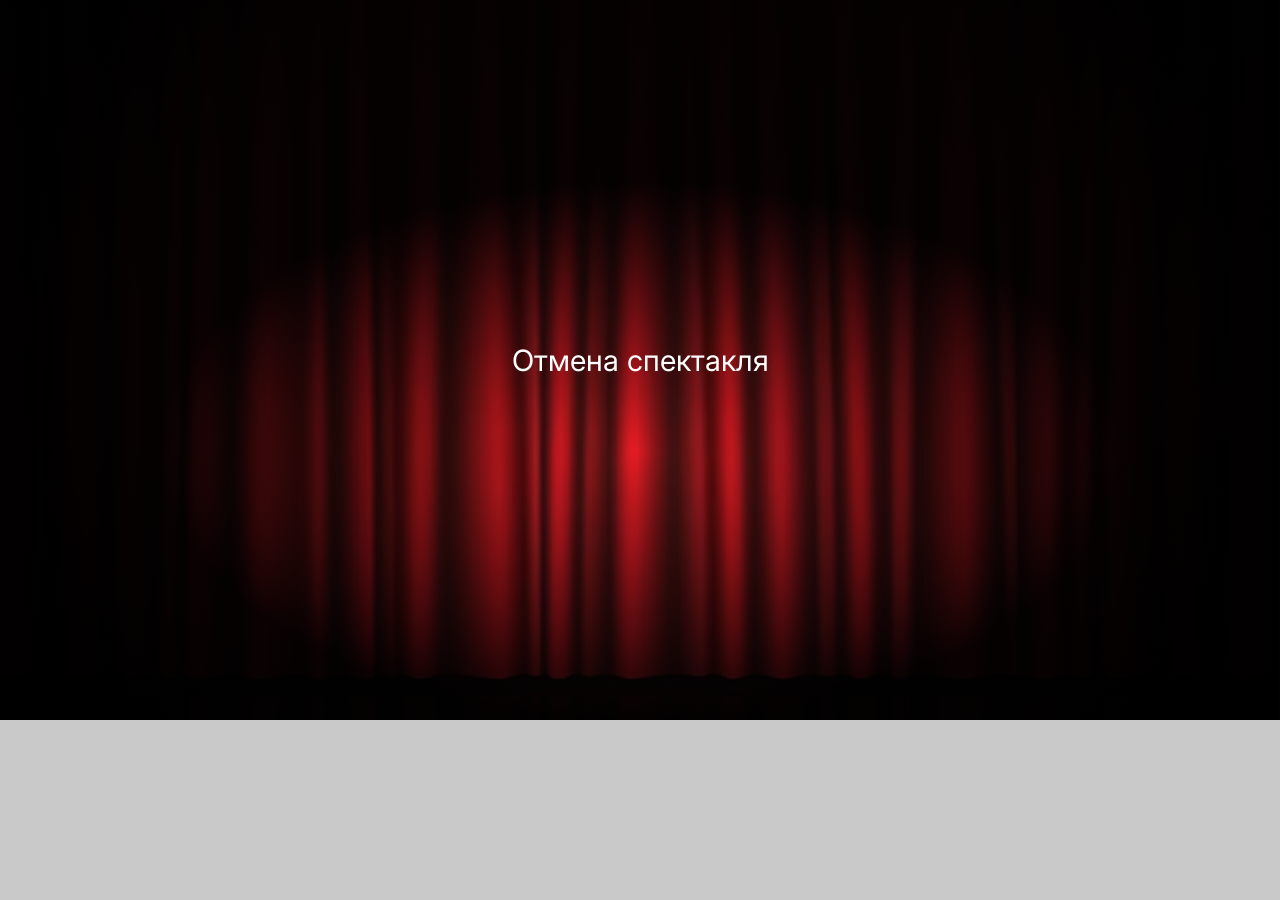
<file: отмена-спектакля.html>
<!DOCTYPE html>
<html lang="ru">
<head>
<meta charset="UTF-8">
<meta name="viewport" content="width=device-width, initial-scale=1.0">
<title>Театр кукол — отмена спектакля</title>
<link rel="stylesheet" href="styles.css?v=244">
</head>
<body>

<div class="page">
  <div class="curtain-page">
    <div class="content">
      <p class="curtain-title">Отмена спектакля</p>
    </div>
  </div>
</div>

<script src="script.js?v=117"></script>
</body>
</html>
</file>
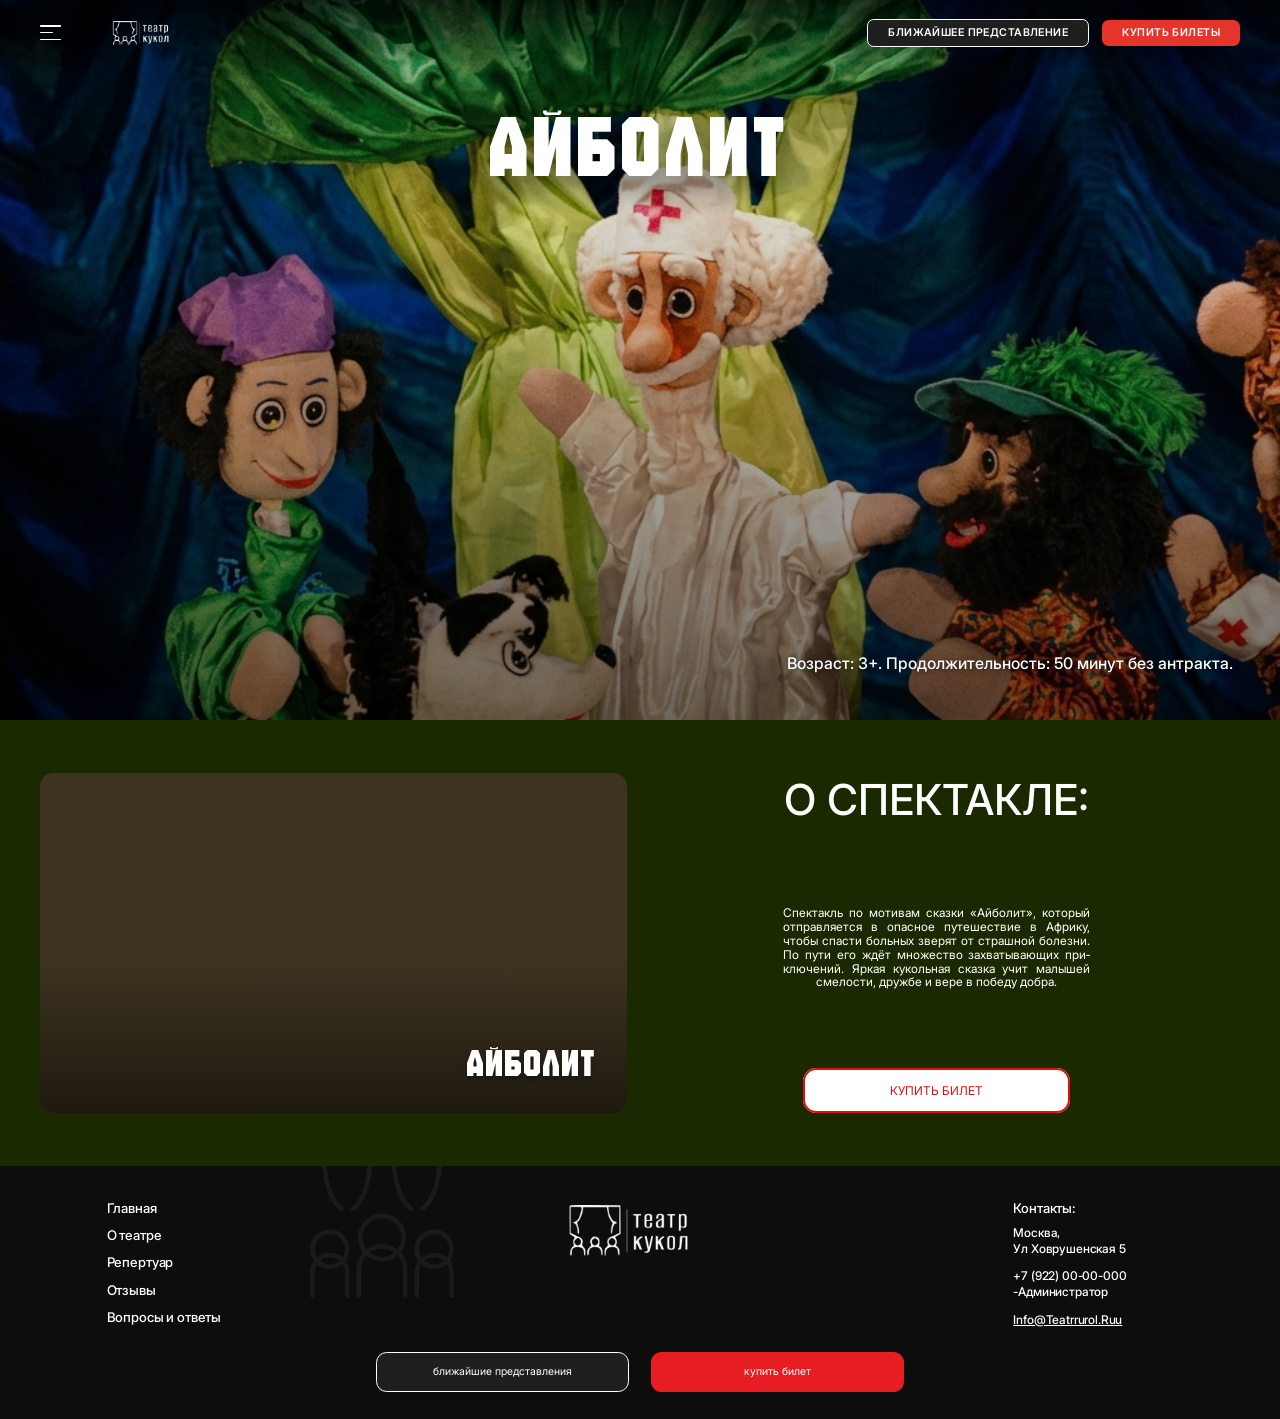
<file: спектакль-айболит.html>
<!DOCTYPE html>
<html lang="ru">
<head>
<meta charset="UTF-8">
<meta name="viewport" content="width=device-width, initial-scale=1.0">
<title>Театр кукол — Айболит</title>
<link rel="stylesheet" href="styles.css?v=269">
</head>
<body>

<div class="page">

  <section class="play-hero play-hero--detail">
    <video class="hero-media" autoplay muted loop playsinline poster="frames/7c9f7d8a-58b7-48c4-939f-ec4cb22c3e2d_b6a72888-187a-493c-b027-33e9e2f877e7.png" preload="auto" fetchpriority="high">
      <source src="анимация/айболит-анимация.mp4" type="video/mp4">
    </video>

    <header class="site-header"><div class="site-header-inner">
      <div class="header-left">
        <button class="topbar-burger" aria-label="меню" data-menu-toggle="nav-menu"><span></span><span></span><span></span></button>
        <a class="logo" href="index.html"><img class="logo-img" src="frames/логотип 2.png" alt="Театр кукол"></a>
      </div>
      <div class="menu-panel" id="nav-menu">
        <a href="index.html">Главная</a>
        <a href="index.html#o-teatre">О&nbsp;театре</a>
        <a href="index.html#repertuar">Репертуар</a>
        <a href="index.html#voprosy">Вопросы и&nbsp;ответы</a>        <a href="#contacts">Контакты</a>
      </div>
      <div class="header-actions">
        <a href="index.html#blizhajshie" class="btn btn-outline">ближайшее представление</a>
        <a href="афиша.html" class="btn btn-red">купить билеты</a>
      </div></div>
    </header>

    <p class="play-title-text rep-font-aibolit">АЙБОЛИТ</p>
    <p class="hero-age" aria-hidden="true">Возраст: 3+. Продолжительность: 50 минут без&nbsp;антракта.</p>
  </section>

  <section class="spektakle-section" id="o-spektakle">
    <div class="spektakle-photo"><video class="cover-img" autoplay muted loop playsinline><source src="анимация/айболит-анимация.mp4" type="video/mp4"></video><h1 class="photo-title rep-font-aibolit" aria-hidden="true">АЙБОЛИТ</h1></div>
    <div class="spektakle-content">
      <p class="label">О&nbsp;СПЕКТАКЛЕ:</p>
      <h1 class="rep-font-aibolit">АЙБОЛИТ</h1>
      <p class="desc desc-aibolit">Спектакль по&nbsp;мотивам сказки «Айболит», который от&shy;прав&shy;ля&shy;ет&shy;ся в&nbsp;опасное пу&shy;те&shy;ше&shy;ствие в&nbsp;Африку, чтобы спасти больных зверят от&nbsp;страш&shy;ной болезни. По&nbsp;пути его ждёт мно&shy;же&shy;ство за&shy;хва&shy;ты&shy;ва&shy;ю&shy;щих при&shy;клю&shy;че&shy;ний. Яркая ку&shy;коль&shy;ная сказка учит ма&shy;лы&shy;шей сме&shy;ло&shy;сти, дружбе и&nbsp;вере в&nbsp;по&shy;бе&shy;ду добра.</p>
      <p class="age age-aibolit">Возраст: 3+. Продолжительность: 50 минут без&nbsp;антракта.</p>
      <a href="афиша.html" class="btn-buy-ticket btn-aibolit">купить билет</a>
    </div>
  </section>

  <footer class="site-footer-wrap">
    <div class="site-footer">
      <img class="footer-deco" src="icons/logo-mask.svg" alt="">
      <div class="footer-content">
        <div class="footer-nav">
          <a href="index.html">Главная</a>
          <a href="index.html#o-teatre">О&nbsp;театре</a>
          <a href="index.html#repertuar">Репертуар</a>
          <a href="index.html#otzyvy">Отзывы</a>
          <a href="index.html#voprosy">Вопросы и&nbsp;ответы</a>        </div>
        <div class="footer-logo">
          <img src="frames/логотип 2.png" alt="Театр кукол">
        </div>
        <div class="footer-contacts" id="contacts">
          <p class="footer-contacts-label">контакты:</p>
          <div class="footer-contact-rows">
            <div class="footer-contact-row">москва,<br>ул ховрушенская 5</div>
            <div class="footer-contact-row">+7 (922) 00-00-000<br>-администратор</div>
            <div class="footer-contact-row"><a href="mailto:info@teatrrurol.ruu">info@teatrrurol.ruu</a></div>
          </div>
        </div>
      </div>
      <div class="footer-actions">
        <a href="index.html#blizhajshie" class="btn-nearest">ближайшие представления</a>
        <a href="афиша.html" class="btn-buy-ticket">купить билет</a>
      </div>
    </div>
  </footer>

</div>

<script src="script.js?v=117"></script>
</body>
</html>
</file>
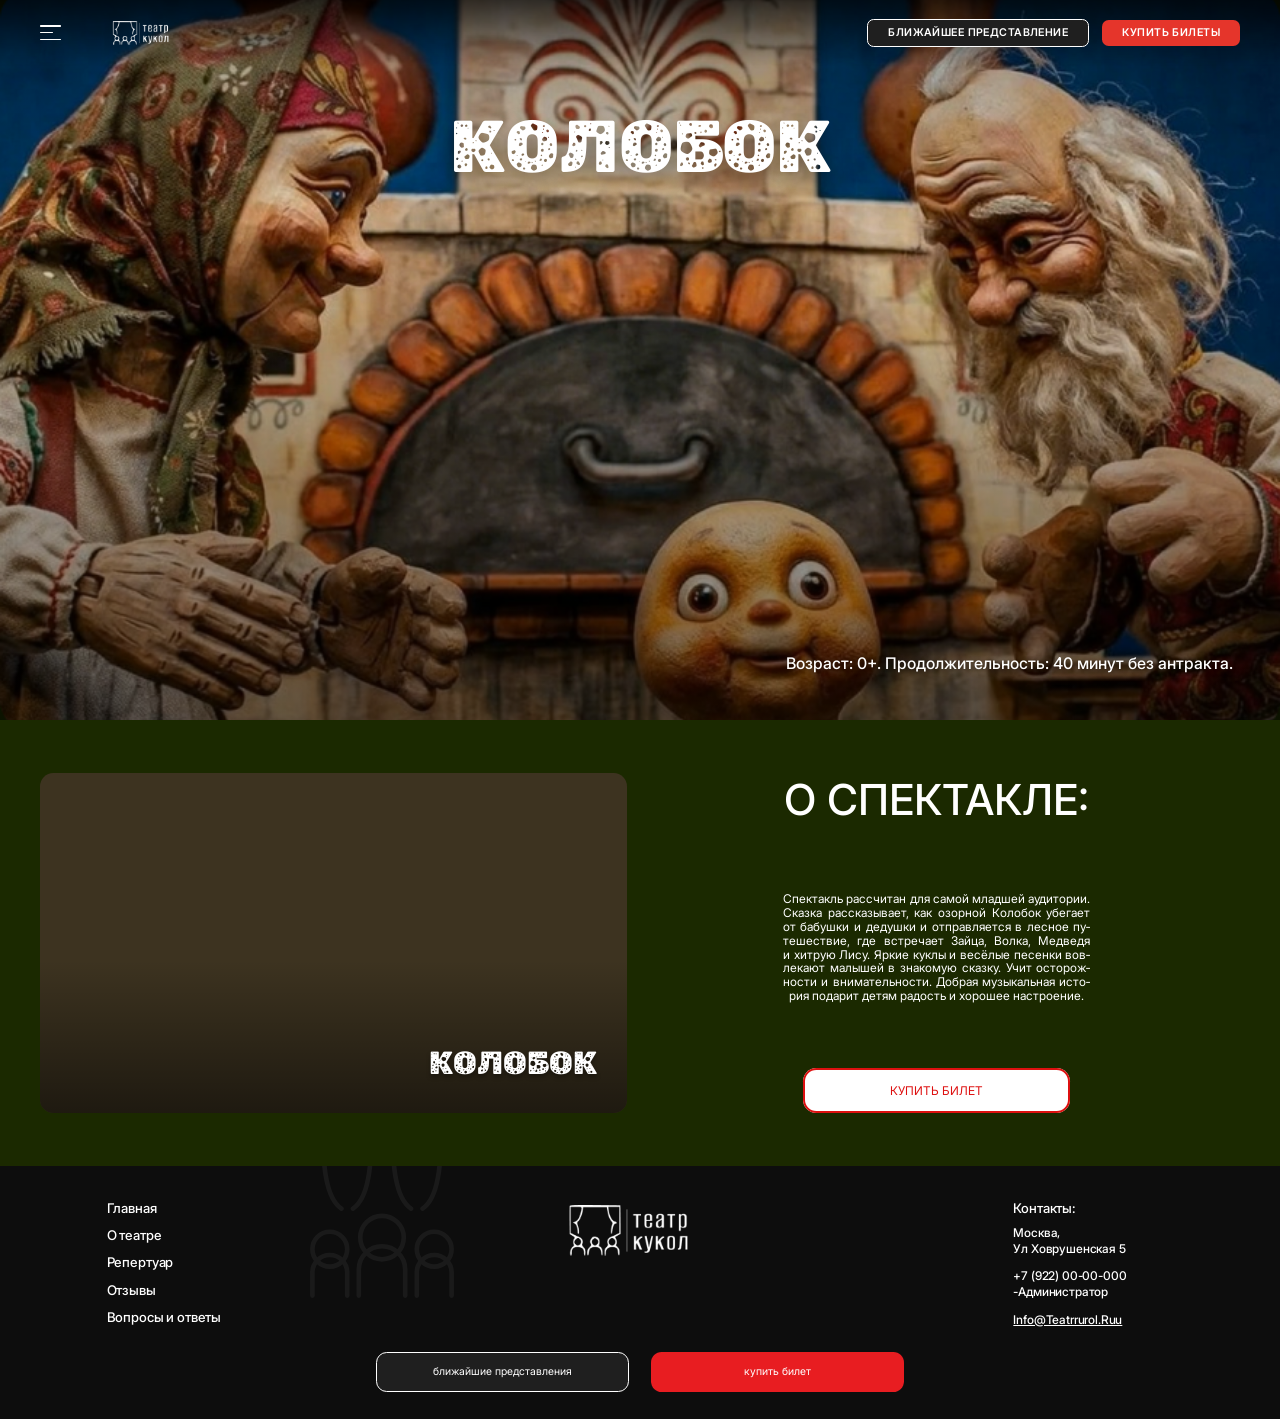
<file: спектакль-колобок.html>
<!DOCTYPE html>
<html lang="ru">
<head>
<meta charset="UTF-8">
<meta name="viewport" content="width=device-width, initial-scale=1.0">
<title>Театр кукол — Колобок</title>
<link rel="stylesheet" href="styles.css?v=269">
</head>
<body>

<div class="page">

  <section class="play-hero play-hero--detail">
    <video class="hero-media" autoplay muted loop playsinline poster="frames/колобок-сцена.png" preload="auto" fetchpriority="high">
      <source src="анимация/колобок-анимация.mp4" type="video/mp4">
    </video>

    <header class="site-header"><div class="site-header-inner">
      <div class="header-left">
        <button class="topbar-burger" aria-label="меню" data-menu-toggle="nav-menu"><span></span><span></span><span></span></button>
        <a class="logo" href="index.html"><img class="logo-img" src="frames/логотип 2.png" alt="Театр кукол"></a>
      </div>
      <div class="menu-panel" id="nav-menu">
        <a href="index.html">Главная</a>
        <a href="index.html#o-teatre">О&nbsp;театре</a>
        <a href="index.html#repertuar">Репертуар</a>
        <a href="index.html#voprosy">Вопросы и&nbsp;ответы</a>        <a href="#contacts">Контакты</a>
      </div>
      <div class="header-actions">
        <a href="index.html#blizhajshie" class="btn btn-outline">ближайшее представление</a>
        <a href="афиша.html" class="btn btn-red">купить билеты</a>
      </div></div>
    </header>

    <p class="play-title-text rep-font-kolobok">КОЛОБОК</p>
    <p class="hero-age" aria-hidden="true">Возраст: 0+. Продолжительность: 40 минут без&nbsp;антракта.</p>
  </section>

  <section class="spektakle-section" id="o-spektakle">
    <div class="spektakle-photo"><video class="cover-img" autoplay muted loop playsinline><source src="анимация/колобок-анимация.mp4" type="video/mp4"></video><h1 class="photo-title rep-font-kolobok" aria-hidden="true">КОЛОБОК</h1></div>
    <div class="spektakle-content">
      <p class="label">О&nbsp;СПЕКТАКЛЕ:</p>
      <h1 class="rep-font-kolobok">КОЛОБОК</h1>
      <p class="desc desc-kolobok">Спектакль рассчитан для&nbsp;самой младшей ау&shy;ди&shy;то&shy;рии. Сказка рас&shy;ска&shy;зы&shy;ва&shy;ет, как&nbsp;озор&shy;ной Колобок убегает от&nbsp;ба&shy;буш&shy;ки и&nbsp;де&shy;душ&shy;ки и&nbsp;от&shy;прав&shy;ля&shy;ет&shy;ся в&nbsp;лесное пу&shy;те&shy;ше&shy;ствие, где встре&shy;ча&shy;ет Зайца, Волка, Медведя и&nbsp;хитрую Лису. Яркие куклы и&nbsp;ве&shy;сё&shy;лые пе&shy;сен&shy;ки вов&shy;ле&shy;ка&shy;ют ма&shy;лы&shy;шей в&nbsp;зна&shy;ко&shy;мую сказку. Учит осто&shy;рож&shy;но&shy;сти и&nbsp;вни&shy;ма&shy;тель&shy;но&shy;сти. Добрая му&shy;зы&shy;каль&shy;ная ис&shy;то&shy;рия подарит детям радость и&nbsp;хо&shy;ро&shy;шее на&shy;стро&shy;е&shy;ние.</p>
      <p class="age age-kolobok">Возраст: 0+. Продолжительность: 40 минут без&nbsp;антракта.</p>
      <a href="афиша.html" class="btn-buy-ticket btn-kolobok">купить билет</a>
    </div>
  </section>

  <footer class="site-footer-wrap">
    <div class="site-footer">
      <img class="footer-deco" src="icons/logo-mask.svg" alt="">
      <div class="footer-content">
        <div class="footer-nav">
          <a href="index.html">Главная</a>
          <a href="index.html#o-teatre">О&nbsp;театре</a>
          <a href="index.html#repertuar">Репертуар</a>
          <a href="index.html#otzyvy">Отзывы</a>
          <a href="index.html#voprosy">Вопросы и&nbsp;ответы</a>        </div>
        <div class="footer-logo">
          <img src="frames/логотип 2.png" alt="Театр кукол">
        </div>
        <div class="footer-contacts" id="contacts">
          <p class="footer-contacts-label">контакты:</p>
          <div class="footer-contact-rows">
            <div class="footer-contact-row">москва,<br>ул ховрушенская 5</div>
            <div class="footer-contact-row">+7 (922) 00-00-000<br>-администратор</div>
            <div class="footer-contact-row"><a href="mailto:info@teatrrurol.ruu">info@teatrrurol.ruu</a></div>
          </div>
        </div>
      </div>
      <div class="footer-actions">
        <a href="index.html#blizhajshie" class="btn-nearest">ближайшие представления</a>
        <a href="афиша.html" class="btn-buy-ticket">купить билет</a>
      </div>
    </div>
  </footer>

</div>

<script src="script.js?v=117"></script>
</body>
</html>
</file>
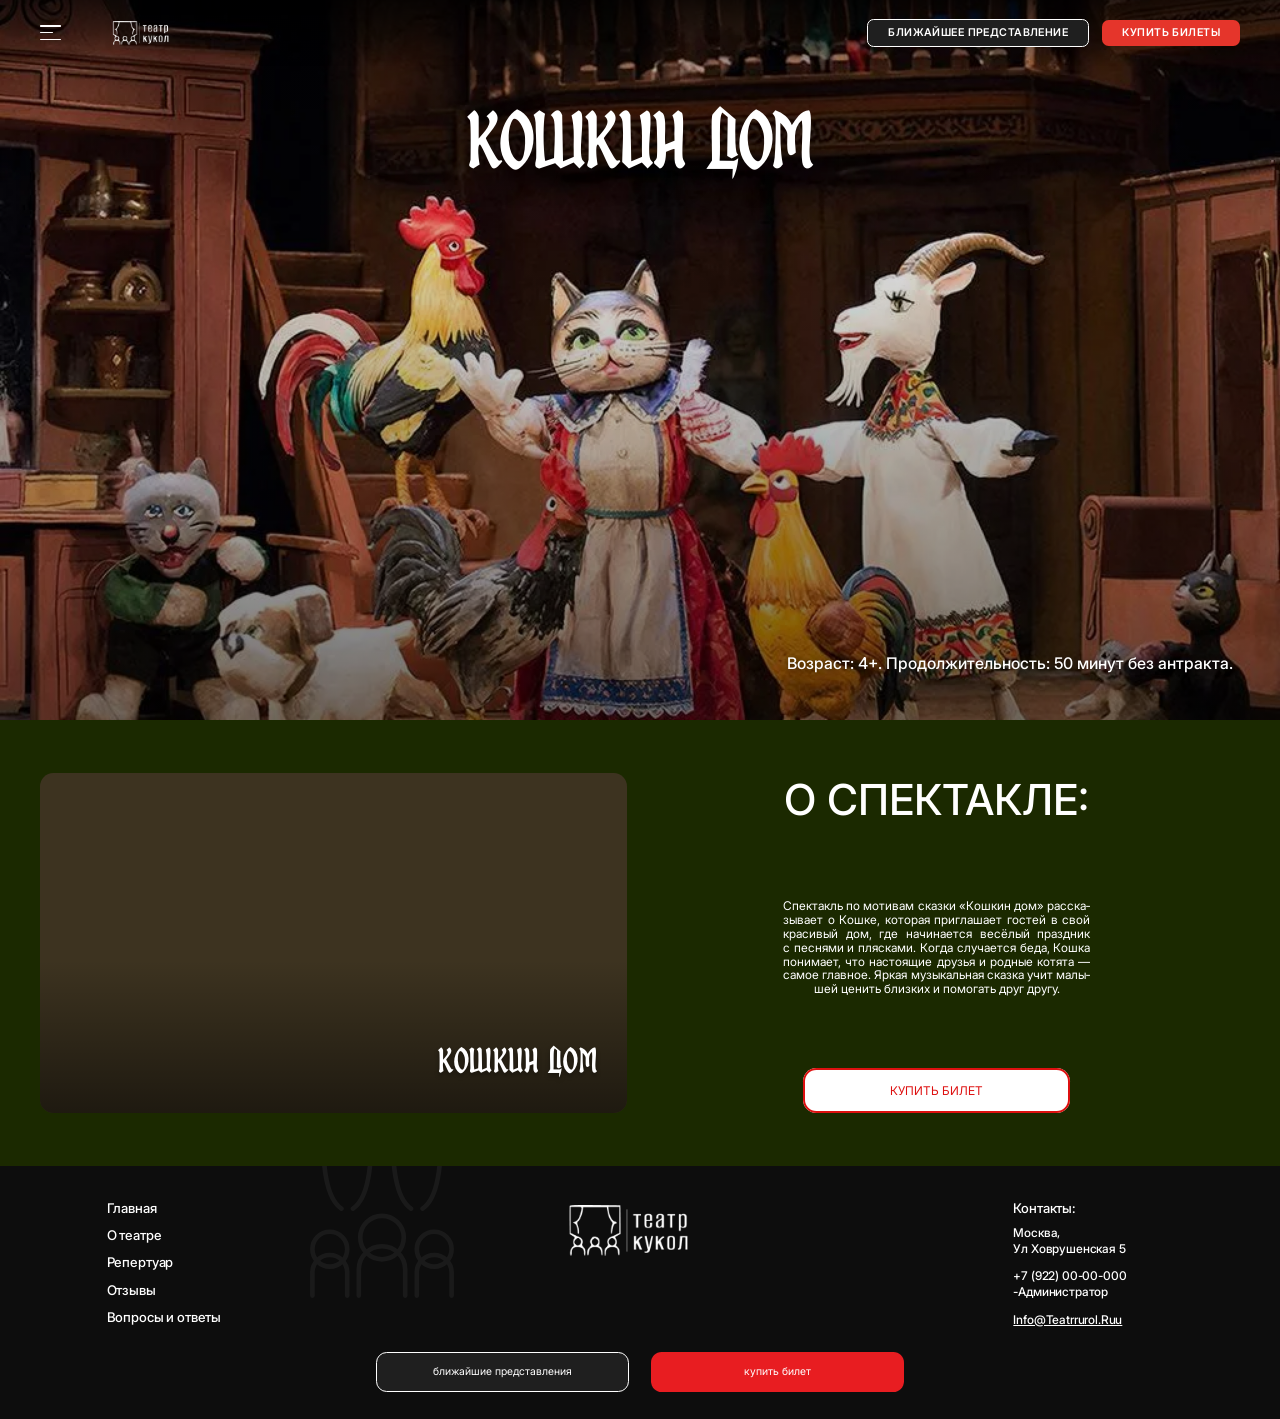
<file: спектакль-кошкин-дом.html>
<!DOCTYPE html>
<html lang="ru">
<head>
<meta charset="UTF-8">
<meta name="viewport" content="width=device-width, initial-scale=1.0">
<title>Театр кукол — Кошкин дом</title>
<link rel="stylesheet" href="styles.css?v=269">
</head>
<body>

<div class="page">

  <section class="play-hero play-hero--detail">
    <video class="hero-media" autoplay muted loop playsinline poster="frames/IMG_20260318_222105.png" preload="auto" fetchpriority="high">
      <source src="анимация/кошкин-дом-анимация.mp4" type="video/mp4">
    </video>

    <header class="site-header"><div class="site-header-inner">
      <div class="header-left">
        <button class="topbar-burger" aria-label="меню" data-menu-toggle="nav-menu"><span></span><span></span><span></span></button>
        <a class="logo" href="index.html"><img class="logo-img" src="frames/логотип 2.png" alt="Театр кукол"></a>
      </div>
      <div class="menu-panel" id="nav-menu">
        <a href="index.html">Главная</a>
        <a href="index.html#o-teatre">О&nbsp;театре</a>
        <a href="index.html#repertuar">Репертуар</a>
        <a href="index.html#voprosy">Вопросы и&nbsp;ответы</a>        <a href="#contacts">Контакты</a>
      </div>
      <div class="header-actions">
        <a href="index.html#blizhajshie" class="btn btn-outline">ближайшее представление</a>
        <a href="афиша.html" class="btn btn-red">купить билеты</a>
      </div></div>
    </header>

    <p class="play-title-text rep-font-koshkin">КОШКИН ДОМ</p>
    <p class="hero-age" aria-hidden="true">Возраст: 4+. Продолжительность: 50 минут без&nbsp;антракта.</p>
  </section>

  <section class="spektakle-section" id="o-spektakle">
    <div class="spektakle-photo"><video class="cover-img" autoplay muted loop playsinline><source src="анимация/кошкин-дом-анимация.mp4" type="video/mp4"></video><h1 class="photo-title rep-font-koshkin" aria-hidden="true">КОШКИН ДОМ</h1></div>
    <div class="spektakle-content">
      <p class="label label-koshkin">О&nbsp;СПЕКТАКЛЕ:</p>
      <h1 class="rep-font-koshkin">КОШКИН ДОМ</h1>
      <p class="desc desc-koshkin">Спектакль по&nbsp;мотивам сказки «Кошкин дом» рас&shy;ска&shy;зы&shy;ва&shy;ет о&nbsp;Кошке, ко&shy;то&shy;рая при&shy;гла&shy;ша&shy;ет гостей в&nbsp;свой кра&shy;си&shy;вый дом, где на&shy;чи&shy;на&shy;ет&shy;ся весёлый праз&shy;дник с&nbsp;пес&shy;нями и&nbsp;пляс&shy;ками. Когда слу&shy;ча&shy;ет&shy;ся беда, Кошка по&shy;ни&shy;ма&shy;ет, что&nbsp;на&shy;стоя&shy;щие друзья и&nbsp;род&shy;ные ко&shy;тя&shy;та — самое глав&shy;ное. Яркая му&shy;зы&shy;каль&shy;ная сказка учит ма&shy;лы&shy;шей ценить близких и&nbsp;по&shy;мо&shy;гать друг другу.</p>
      <p class="age age-koshkin">Возраст: 4+. Продолжительность: 50 минут без&nbsp;антракта.</p>
      <a href="афиша.html" class="btn-buy-ticket btn-koshkin">купить билет</a>
    </div>
  </section>

  <footer class="site-footer-wrap">
    <div class="site-footer">
      <img class="footer-deco" src="icons/logo-mask.svg" alt="">
      <div class="footer-content">
        <div class="footer-nav">
          <a href="index.html">Главная</a>
          <a href="index.html#o-teatre">О&nbsp;театре</a>
          <a href="index.html#repertuar">Репертуар</a>
          <a href="index.html#otzyvy">Отзывы</a>
          <a href="index.html#voprosy">Вопросы и&nbsp;ответы</a>        </div>
        <div class="footer-logo">
          <img src="frames/логотип 2.png" alt="Театр кукол">
        </div>
        <div class="footer-contacts" id="contacts">
          <p class="footer-contacts-label">контакты:</p>
          <div class="footer-contact-rows">
            <div class="footer-contact-row">москва,<br>ул ховрушенская 5</div>
            <div class="footer-contact-row">+7 (922) 00-00-000<br>-администратор</div>
            <div class="footer-contact-row"><a href="mailto:info@teatrrurol.ruu">info@teatrrurol.ruu</a></div>
          </div>
        </div>
      </div>
      <div class="footer-actions">
        <a href="index.html#blizhajshie" class="btn-nearest">ближайшие представления</a>
        <a href="афиша.html" class="btn-buy-ticket">купить билет</a>
      </div>
    </div>
  </footer>

</div>

<script src="script.js?v=117"></script>
</body>
</html>
</file>
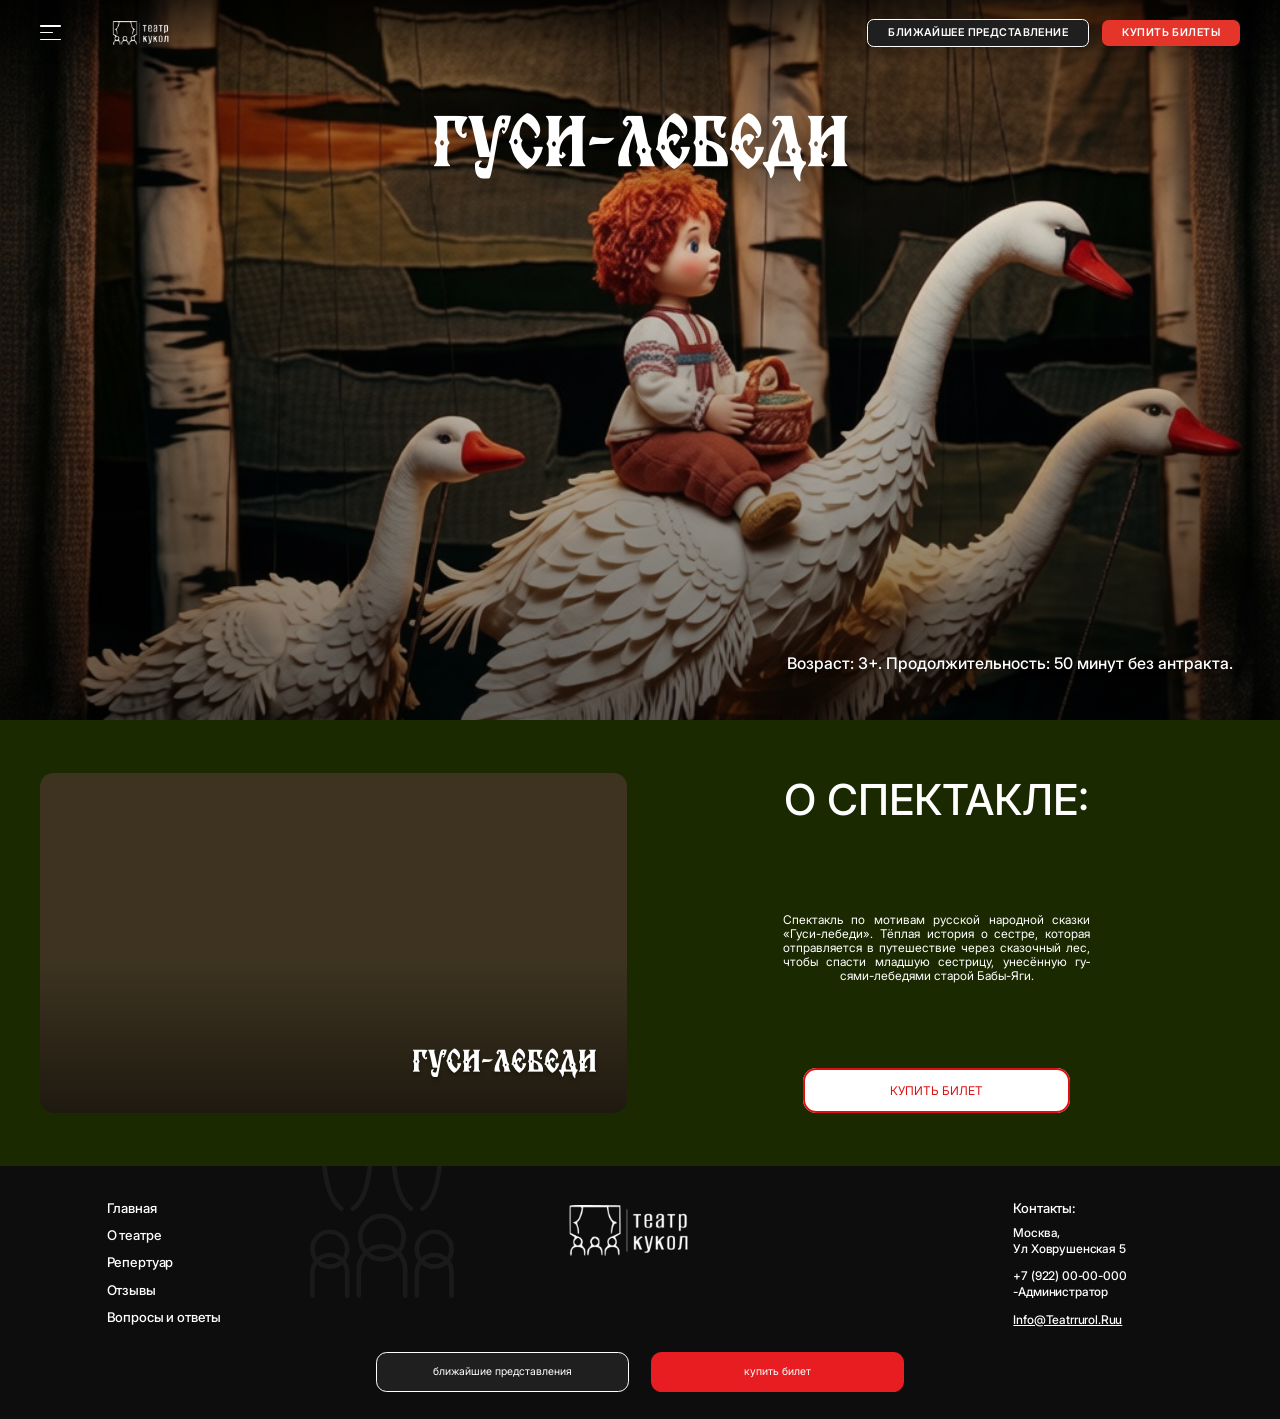
<file: спектакль.html>
<!DOCTYPE html>
<html lang="ru">
<head>
<meta charset="UTF-8">
<meta name="viewport" content="width=device-width, initial-scale=1.0">
<title>Театр кукол — Гуси-лебеди</title>
<link rel="stylesheet" href="styles.css?v=269">
</head>
<body>

<div class="page">

  <section class="play-hero play-hero--detail">
    <video class="hero-media" autoplay muted loop playsinline poster="frames/гуси-сцена.jpg" preload="auto" fetchpriority="high">
      <source src="анимация/гуси-лебеди-анимация.mp4" type="video/mp4">
    </video>

    <header class="site-header"><div class="site-header-inner">
      <div class="header-left">
        <button class="topbar-burger" aria-label="меню" data-menu-toggle="nav-menu"><span></span><span></span><span></span></button>
        <a class="logo" href="index.html"><img class="logo-img" src="frames/логотип 2.png" alt="Театр кукол"></a>
      </div>
      <div class="menu-panel" id="nav-menu">
        <a href="index.html">Главная</a>
        <a href="index.html#o-teatre">О&nbsp;театре</a>
        <a href="index.html#repertuar">Репертуар</a>
        <a href="index.html#voprosy">Вопросы и&nbsp;ответы</a>        <a href="#contacts">Контакты</a>
      </div>
      <div class="header-actions">
        <a href="index.html#blizhajshie" class="btn btn-outline">ближайшее представление</a>
        <a href="афиша.html" class="btn btn-red">купить билеты</a>
      </div></div>
    </header>

    <p class="play-title-text rep-font-gusi">ГУСИ-ЛЕБЕДИ</p>
    <p class="hero-age" aria-hidden="true">Возраст: 3+. Продолжительность: 50 минут без&nbsp;антракта.</p>
  </section>

  <section class="spektakle-section" id="o-spektakle">
    <div class="spektakle-photo"><video class="cover-img" autoplay muted loop playsinline><source src="анимация/гуси-лебеди-анимация.mp4" type="video/mp4"></video><h1 class="photo-title rep-font-gusi" aria-hidden="true">ГУСИ-ЛЕБЕДИ</h1></div>
    <div class="spektakle-content">
      <p class="label">О&nbsp;СПЕКТАКЛЕ:</p>
      <h1 class="rep-font-gusi">ГУСИ-ЛЕБЕДИ</h1>
      <p class="desc desc-gusi">Спектакль по&nbsp;мотивам русской на&shy;род&shy;ной сказки «Гуси-лебеди». Тёплая ис&shy;то&shy;рия о&nbsp;сестре, ко&shy;то&shy;рая от&shy;прав&shy;ля&shy;ет&shy;ся в&nbsp;пу&shy;те&shy;ше&shy;ствие через ска&shy;зоч&shy;ный лес, чтобы спасти млад&shy;шую сест&shy;ри&shy;цу, уне&shy;сён&shy;ную гу&shy;сями-ле&shy;бедями старой Бабы-Яги.</p>
      <p class="age age-gusi">Возраст: 3+. Продолжительность: 50 минут без&nbsp;антракта.</p>
      <a href="афиша.html" class="btn-buy-ticket btn-gusi">купить билет</a>
    </div>
  </section>

  <footer class="site-footer-wrap">
    <div class="site-footer">
      <img class="footer-deco" src="icons/logo-mask.svg" alt="">
      <div class="footer-content">
        <div class="footer-nav">
          <a href="index.html">Главная</a>
          <a href="index.html#o-teatre">О&nbsp;театре</a>
          <a href="index.html#repertuar">Репертуар</a>
          <a href="index.html#otzyvy">Отзывы</a>
          <a href="index.html#voprosy">Вопросы и&nbsp;ответы</a>        </div>
        <div class="footer-logo">
          <img src="frames/логотип 2.png" alt="Театр кукол">
        </div>
        <div class="footer-contacts" id="contacts">
          <p class="footer-contacts-label">контакты:</p>
          <div class="footer-contact-rows">
            <div class="footer-contact-row">москва,<br>ул ховрушенская 5</div>
            <div class="footer-contact-row">+7 (922) 00-00-000<br>-администратор</div>
            <div class="footer-contact-row"><a href="mailto:info@teatrrurol.ruu">info@teatrrurol.ruu</a></div>
          </div>
        </div>
      </div>
      <div class="footer-actions">
        <a href="index.html#blizhajshie" class="btn-nearest">ближайшие представления</a>
        <a href="афиша.html" class="btn-buy-ticket">купить билет</a>
      </div>
    </div>
  </footer>

</div>

<script src="script.js?v=117"></script>
</body>
</html>
</file>
<file: styles.css>
/* =====================================================
   ШРИФТЫ (локальные файлы из fonts/)
   ===================================================== */
@font-face{font-family:'Inter';src:url('fonts/inter -основной шрифт/Inter_24pt-Regular.ttf') format('truetype');font-weight:400;font-style:normal;font-display:swap;}
@font-face{font-family:'Inter';src:url('fonts/inter -основной шрифт/Inter_24pt-Medium.ttf') format('truetype');font-weight:500;font-style:normal;font-display:swap;}
@font-face{font-family:'Inter';src:url('fonts/inter -основной шрифт/Inter_24pt-SemiBold.ttf') format('truetype');font-weight:600;font-style:normal;font-display:swap;}
@font-face{font-family:'Inter';src:url('fonts/inter -основной шрифт/Inter_24pt-Bold.ttf') format('truetype');font-weight:700;font-style:normal;font-display:swap;}
@font-face{font-family:'Inter';src:url('fonts/inter -основной шрифт/Inter_24pt-ExtraBold.ttf') format('truetype');font-weight:800;font-style:normal;font-display:swap;}

/* заголовки спектаклей: «ГУСИ-ЛЕБЕДИ», «КОШКИН ДОМ» и т.п. */
@font-face{font-family:'Stieglitz';src:url('fonts/названия представлений/StieglitzSP-Bold 2.otf') format('opentype');font-weight:700;font-style:normal;font-display:swap;}
/* дополнительные декоративные шрифты — доступны для акцентов */
@font-face{font-family:'RubikMoonrocks';src:url('fonts/названия представлений/RubikMoonrocks-Regular.ttf') format('truetype');font-weight:400;font-style:normal;font-display:swap;}
@font-face{font-family:'Serati';src:url('fonts/названия представлений/Serati-Regular.otf') format('opentype');font-weight:400;font-style:normal;font-display:swap;}
@font-face{font-family:'TDVolshebstvo';src:url('fonts/названия представлений/TDVolshebstvo.otf') format('opentype');font-weight:400;font-style:normal;font-display:swap;}

/* =====================================================
   ТОКЕНЫ (значения из Figma: файл «Людмила Иващенко», страница «креативы и постеры»)
   ===================================================== */
:root{
  --gold:      #F4C15D;   /* фон футера, кнопки "репертуар" */
  --gold-dark: #E8B04A;
  --red:       #E5352B;   /* кнопки "купить билет", акцент 404 */
  --red-dark:  #C42920;
  --green:     #1B2900;   /* фирменный тёмно-зелёный — репертуар, отзывы, FAQ, футер */
  --orange:    #E24221;   /* фирменный оранжевый — о театре, "почему стоит прийти", отзывы */
  --dark:      #1B1B16;   /* фон 404, занавес, тёмный хедер */
  --olive:     #2E3413;   /* фон секций "ближайшие представления", "отзывы", FAQ */
  --olive-dark:#1E2310;
  --cream:     #FFFFFF;
  --ink:       #1A1A1A;
  --ink-soft:  #4A4A46;
  --line:      #E2DFD6;

  --seat-1700: #DE1010;
  --seat-1500: #FFA12B;
  --seat-1300: #4FAD50;
  --seat-1100: #3C35F6;
  --seat-off:  #D9D9D9;

  --font-sans:    'Inter', sans-serif;
  --font-display: 'Stieglitz', serif; /* заголовки спектаклей: ГУСИ-ЛЕБЕДИ, КОШКИН ДОМ и т.п. */

  --canvas: 1920px;
}

*{box-sizing:border-box;}
.cover-img{position:absolute;inset:0;width:100%;height:100%;object-fit:cover;}
.logo-img{height:34px;width:auto;display:block;}
.logo-img.on-light{filter:invert(1);}
html{-webkit-text-size-adjust:100%;}
body{
  margin:0;
  background:#c9c9c9;
  color:var(--ink);
  font-family:var(--font-sans);
  -webkit-font-smoothing:antialiased;
}
img,svg{display:block;max-width:none;}
button{font-family:inherit;cursor:pointer;border:none;background:none;padding:0;}
a{color:inherit;text-decoration:none;}
ul{list-style:none;margin:0;padding:0;}
p{margin:0;}

/* каждая страница — фрейм Figma шириной 1920px, страницы идут друг под другом */
.page{
  position:relative;
  width:var(--canvas);
  margin:0 auto;
  background:var(--cream);
  overflow:hidden;
}

.btn{
  display:inline-flex;align-items:center;justify-content:center;
  height:64px;padding:0 40px;border-radius:20px;
  font-size:16px;font-weight:600;letter-spacing:.04em;text-transform:uppercase;
  transition:transform .15s ease, filter .15s ease;
}
.btn:hover{filter:brightness(1.05);}
.btn:active{transform:scale(.98);}
.btn-red{background:var(--red);color:var(--cream);}
.btn-red:hover{background:var(--red-dark);}
.btn-gold{background:var(--gold);color:var(--ink);}
.btn-gold:hover{background:var(--gold-dark);}
.btn-outline{background:#1F1F1F;border:1px solid var(--cream);color:var(--cream);position:relative;overflow:hidden;}
.btn-dark{background:var(--olive);color:var(--cream);}
.btn-dark:hover{background:var(--olive-dark);}

/* Radial Reveal — круговая заливка, расходящаяся от точки входа курсора,
   на кнопках «ближайшее представление» и «купить билет(ы)» (JS в
   applyRadialReveal оборачивает исходный текст в .radial-face и добавляет
   поверх .radial-overlay с тем же текстом внутри clip-path круга).
   Цвета — инверсия: «ближайшее представление» чёрно-белая → бело-чёрная,
   «купить билет» красно-белая → бело-красная. */
.radial-face{position:relative;display:inline-flex;align-items:center;justify-content:center;}
.radial-overlay{
  position:absolute;inset:0;display:flex;align-items:center;justify-content:center;
  pointer-events:none;border-radius:inherit;
  clip-path:circle(0% at 50% 50%);-webkit-clip-path:circle(0% at 50% 50%);
  transition:clip-path .45s ease-in-out,-webkit-clip-path .45s ease-in-out;
}
.btn-outline .radial-overlay,.btn-nearest .radial-overlay{background:#fff;color:#1f1f1f;}
.site-header .header-actions .btn-red .radial-overlay,
.btn-buy-ticket .radial-overlay,
.rep-btn-buy .radial-overlay{background:#fff;color:var(--red);}
.site-header .header-actions .btn-red{position:relative;overflow:hidden;}

/* =====================================================
   ХЕДЕР — единый на всех страницах, зафиксирован сверху
   и остаётся на экране при прокрутке
   ===================================================== */
.site-header{position:fixed;top:0;left:0;right:0;z-index:1000;}
.site-header-inner{
  width:var(--canvas);max-width:none;margin:0 auto;
  background:linear-gradient(180deg, rgba(0,0,0,.65) 0%, rgba(0,0,0,0) 100%);
  display:flex;align-items:center;justify-content:space-between;
  padding:28px 60px;box-sizing:border-box;
}
/* на страницах без hero-картинки под хедером контент нужно сдвинуть вниз на его высоту */
.site-header + section{margin-top:98px;}
/* заливка зоны под фиксированной шапкой цветом следующей секции — иначе в
   этом промежутке виден серый градиент шапки поверх пустого фона страницы,
   а не цвет секции (актуально для страниц, где секция сама не в потоке
   и её нельзя просто сдвинуть padding'ом, напр. .promo-banner с overflow:hidden
   и абсолютно спозиционированными детьми) */
.header-fill{height:98px;}
.header-fill--gold{background:#F8C762;}

.header-left{display:flex;align-items:center;gap:60px;}
.site-header .logo{display:flex;align-items:center;gap:12px;color:var(--cream);}
.site-header .logo img{height:36px;width:auto;display:block;}

/* бургер */
.topbar-burger{width:32px;height:22px;flex:none;position:relative;}
.topbar-burger span{position:absolute;left:0;display:block;width:32px;height:2px;background:var(--cream);border-radius:1px;}
.topbar-burger span:nth-child(1){top:0;}
.topbar-burger span:nth-child(2){top:10px;width:20px;}
.topbar-burger span:nth-child(3){top:20px;}

/* всплывающее меню разделов */
.menu-panel{
  position:absolute;top:calc(100% + 14px);left:60px;
  display:none;flex-direction:column;gap:22px;align-items:flex-start;min-width:260px;
  background:var(--dark);border-radius:20px;padding:32px 40px;
  box-shadow:0 24px 60px rgba(0,0,0,.35);
  opacity:0;transform:translateY(-6px);
  transition:opacity .15s ease, transform .15s ease;
}
.menu-panel.open{display:flex;opacity:1;transform:translateY(0);}
.menu-panel a{
  position:relative;font-size:19px;line-height:1.3;color:var(--cream);opacity:.9;
  white-space:nowrap;text-decoration:none;padding-bottom:4px;
}
.menu-panel a::after{
  content:'';position:absolute;left:0;bottom:0;height:2px;width:0;
  background:var(--gold);transition:width .45s ease;
}
.menu-panel a:hover{opacity:1;}
.menu-panel a.tapped::after{width:100%;}

.site-header .header-actions{display:flex;align-items:center;gap:20px;}
.site-header .header-actions .btn{height:auto;padding:10px 30px;border-radius:10px;white-space:nowrap;}
.site-header .btn-outline{border-color:var(--cream);color:var(--cream);}

/* =====================================================
   ФУТЕР — точные размеры и отступы из Figma (node 1314:358)
   ===================================================== */
.site-footer-wrap{background:#0D0D0D;padding:0;}
.site-footer{
  position:relative;width:100%;max-width:1800px;margin:0 auto;
  background:#0D0D0D;color:#fff;overflow:hidden;
  padding:52px 100px 40px;
  box-sizing:border-box;
}
/* декоративный элемент в полутонах — увеличенная копия фирменного значка
   (те же три фигурки, что в логотипе), еле заметная, в углу футера */
.footer-deco{
  position:absolute;left:383px;top:-40px;width:260px;height:260px;
  filter:invert(1);opacity:.05;pointer-events:none;
}
.footer-content{
  position:relative;z-index:1;
  display:flex;align-items:flex-start;justify-content:space-between;gap:60px;
}
.footer-nav{
  display:flex;flex-direction:column;gap:13px;white-space:nowrap;
}
.footer-nav a{
  position:relative;display:inline-block;width:fit-content;
  font-family:'Inter';font-weight:500;font-size:20px;line-height:1.15;letter-spacing:-.24px;color:#fff;
  padding-bottom:5px;
}
.footer-nav a::after{
  content:'';position:absolute;left:0;bottom:0;height:2px;width:0;
  background:var(--gold);transition:width .45s ease;
}
.footer-nav a.tapped::after{width:100%;}
.footer-logo{width:220px;height:90px;flex-shrink:0;}
.footer-logo img{width:100%;height:100%;object-fit:contain;display:block;}
.footer-contacts{
  display:flex;flex-direction:column;gap:14px;width:240px;flex-shrink:0;
  text-transform:capitalize;
}
.footer-contacts-label{font-family:'Inter';font-weight:500;font-size:20px;line-height:1.15;letter-spacing:-.24px;}
.footer-contact-rows{display:flex;flex-direction:column;gap:18px;}
.footer-contact-row{font-family:'Inter';font-weight:500;font-size:18px;line-height:1.3;letter-spacing:-.24px;white-space:nowrap;}
.footer-contact-row a{color:#fff;text-decoration:underline;}
.footer-actions{position:relative;z-index:1;display:flex;gap:32px;width:fit-content;margin:36px auto 0;}
.footer-actions .btn-nearest,
.footer-actions .btn-buy-ticket{
  width:380px;height:60px;border-radius:16px;
  font-family:'Montserrat',var(--font-sans);font-weight:400;font-size:16px;line-height:1.15;
  text-transform:none;letter-spacing:0;
}
.footer-actions .btn-nearest{background:#1F1F1F;border:1.5px solid #fff;color:#fff;}
.footer-actions .btn-buy-ticket{background:#E81D21;}

/* =====================================================
   PLAY-HERO — сказочный лес с Бабой-Ягой: первый экран
   главной страницы и страницы спектакля «Гуси-лебеди»
   ===================================================== */
.play-hero{position:relative;width:100%;height:1080px;background:#171208;overflow:hidden;}
.play-hero .hero-media{position:absolute;inset:0;width:100%;height:100%;object-fit:cover;}
/* мобильные hero-элементы (фон, полосы, карточка с лебедями) —
   видны только на ≤767px, см. @media ниже */
.play-hero .hero-media-mobile-wrap,
.play-hero .hero-stripe,
.play-hero .hero-title-mobile{display:none;}
.play-hero::after{content:'';position:absolute;inset:0;background:linear-gradient(180deg,rgba(0,0,0,.4),rgba(0,0,0,.1) 30%,rgba(0,0,0,.55));pointer-events:none;}
.play-hero .mushroom{position:absolute;z-index:2;filter:drop-shadow(0 20px 30px rgba(0,0,0,.4));}
.play-hero .mushroom.left{left:40px;width:398px;height:398px;bottom:-39px;}
.play-hero .mushroom.right{right:40px;width:420px;height:420px;bottom:-41px;transform:scaleX(-1);}
.play-hero .branch{position:absolute;top:88px;width:470px;height:470px;z-index:1;}
.play-hero .branch.left{left:0;transform:scaleX(-1);}
.play-hero .branch.right{right:0;}
.play-hero .witch{position:absolute;bottom:-40px;left:50%;transform:translateX(-50%);width:652px;height:652px;z-index:2;filter:drop-shadow(0 20px 30px rgba(0,0,0,.5));}
.play-title-card{
  position:absolute;top:130px;left:50%;transform:translateX(-50%);z-index:3;
  width:340px;text-align:center;
}
.play-title-card img{width:100%;display:block;filter:drop-shadow(0 20px 40px rgba(0,0,0,.45));}
.play-title-text{
  position:absolute;top:160px;left:50%;transform:translateX(-50%);z-index:3;
  margin:0;font-weight:400;font-size:110px;line-height:1.1;color:#fff;text-align:center;white-space:nowrap;
  text-shadow:0 20px 40px rgba(0,0,0,.45);
}

/* =====================================================
   СЕКЦИЯ: БЛИЖАЙШИЕ ПРЕДСТАВЛЕНИЯ / РЕПЕРТУАР
   ===================================================== */
.section-dark{background:var(--olive);color:var(--cream);padding:100px 0 110px;position:relative;}
.section-title{text-align:center;font-size:44px;font-weight:700;text-transform:uppercase;letter-spacing:.02em;margin:0 0 64px;line-height:1.2;}
.arrow-btn{
  position:absolute;top:50%;transform:translateY(-50%);width:56px;height:56px;border-radius:50%;
  border:1px solid rgba(255,255,255,.5);display:flex;align-items:center;justify-content:center;color:var(--cream);
  transition:background .15s ease;
  z-index:3;
}
.arrow-btn:hover{background:rgba(255,255,255,.12);}
.arrow-left{left:40px;} .arrow-right{right:40px;}

/* точные координаты из Figma (node 1289:212, «СКАЗКА 5»), канва 1920×1080 */
.section-dark[data-carousel]{width:100%;height:1080px;padding:0;background:#1B2900;overflow:hidden;}
.section-dark[data-carousel] .section-title{
  position:absolute;left:50%;top:155.5px;transform:translate(-50%,-50%);margin:0;
  font-family:'Montserrat',var(--font-sans);font-weight:500;font-size:64px;line-height:1.25;
  text-transform:uppercase;letter-spacing:0;white-space:nowrap;
}
.section-dark[data-carousel] .arrow-btn{
  width:59.202px;height:59.202px;top:540px;transform:none;border:none;background:none;padding:0;
}
.section-dark[data-carousel] .arrow-btn img{width:100%;height:100%;display:block;}
.section-dark[data-carousel] .arrow-left{left:80px;}
.section-dark[data-carousel] .arrow-right{right:22px;}
.section-dark[data-carousel] .arrow-btn:hover{background:none;filter:brightness(1.2);}
#blizhajshie .arrow-left{left:23px;}

.show-grid{position:absolute;left:92px;top:315px;width:1737px;height:650px;display:flex;gap:45px;}
.show-card{display:flex;flex-direction:column;gap:20px;width:400px;flex:none;}
.show-card .thumb{width:100%;height:400px;border-radius:20px;overflow:hidden;background:#3d3320;position:relative;}
.show-card .thumb .thumb-label{position:absolute;inset:0;display:flex;align-items:center;justify-content:center;color:rgba(255,255,255,.35);font-size:14px;text-align:center;padding:20px;}
.show-card .thumb .cover-img{width:100%;height:100%;object-fit:cover;display:block;transition:transform .3s ease;}
.show-card .thumb::after{content:'';position:absolute;inset:0;background:rgba(255,255,255,.12);opacity:0;transition:opacity .3s ease, transform .3s ease;transform:scale(1);pointer-events:none;}
.show-card:hover .thumb .cover-img{transform:scale(1.07);}
.show-card:hover .thumb::after{opacity:1;transform:scale(1.07);}
.show-card h3{font-size:45px;line-height:1.22;letter-spacing:.9px;color:#fff;margin:0;text-shadow:0 4px 7px rgba(0,0,0,.25);font-weight:normal;transition:transform .3s ease;transform-origin:left center;}
.show-card .dates{font-family:'Inter';font-weight:400;font-size:24px;line-height:1.15;letter-spacing:-.24px;color:#fff;margin:0;transition:transform .3s ease;transform-origin:left center;}
.show-card:hover h3,.show-card:hover .dates{transform:scale(1.05);}
.show-card .btn-buy-ticket{width:100%;}

/* точные координаты из Figma (node 1130:90, «СКАЗКА 3»), канва 1920×1080 */
.repertoire-section{position:relative;width:100%;height:1080px;background:#1B2900;color:#fff;overflow:hidden;}
.repertoire-heading{position:absolute;left:960px;top:102.5px;transform:translate(-50%,-50%);font-family:'Montserrat',var(--font-sans);font-weight:500;font-size:64px;line-height:1.25;text-align:center;white-space:nowrap;margin:0;}
.repertoire-row{position:absolute;left:0;top:189px;width:100%;height:830px;}
.rep-card{
  position:absolute;left:50%;top:0;cursor:default;
  /* transform/opacity задаются каждый кадр через JS (rAF-цикл repTick) —
     CSS-transition здесь не нужен и будет конфликтовать с покадровым обновлением. */
}
/* картинка каждой карточки позиционируется так, чтобы её вертикальный центр
   всегда совпадал с центром активной (центральной) картинки — независимо от
   того, сколько строк занимает заголовок; заголовок ставится над ней с
   постоянным отступом через JS (см. repApply). */
.rep-title-row{position:absolute;left:0;width:100%;display:flex;gap:40px;align-items:center;justify-content:center;transition:gap .3s ease;}
.rep-title-row h3{font-size:48px;letter-spacing:.96px;white-space:nowrap;margin:0;font-weight:normal;transition:font-size .3s ease;}
.rep-subtitle{font-family:'Montserrat',var(--font-sans);font-size:18px;line-height:1.15;margin:0;white-space:nowrap;text-align:center;transition:font-size .3s ease;}
/* картинка внутри рамки карточки уменьшена на 5pt с каждой стороны —
   box-sizing:border-box, чтобы паддинг не увеличивал саму рамку
   (высота/позиция которой рассчитаны в JS) */
.rep-image{position:absolute;left:0;width:100%;overflow:hidden;box-sizing:border-box;padding:5px;}
.rep-image img{width:100%;height:100%;object-fit:cover;display:block;transition:opacity .3s ease;}
.rep-card:not(.current) .rep-title-row{flex-direction:column;gap:8px;}
.rep-card:not(.current) .rep-title-row h3{font-size:22px;white-space:normal;text-align:center;}
.rep-card:not(.current) .rep-subtitle{font-size:13px;white-space:normal;}
.rep-card:not(.current) .rep-title-row h3,
.rep-card:not(.current) .rep-subtitle{color:#C2C1C1;}
.rep-card:not(.current) .rep-image img{opacity:.5;}
/* стрелки ручного листания карусели — по краям секции, поверх карточек.
   z-index держим ниже 1000 (z-index шапки сайта) — .repertoire-section не
   создаёт свой стековый контекст, так что z-index здесь конкурирует
   напрямую с шапкой; иначе при скролле стрелка перекрывала бы её. */
.rep-arrow{
  position:absolute;top:551px;width:72px;height:72px;z-index:600;cursor:pointer;
  opacity:.9;transition:opacity .15s ease, transform .15s ease;
  -webkit-user-select:none;user-select:none;-webkit-tap-highlight-color:transparent;
}
.rep-arrow:hover{opacity:1;}
.rep-arrow.left{left:32px;transform:rotate(180deg) scaleY(-1);}
.rep-arrow.left:hover{transform:rotate(180deg) scaleY(-1) scale(1.1);}
.rep-arrow.right{right:32px;}
.rep-arrow.right:hover{transform:scale(1.1);}
.rep-btn-buy{
  position:absolute;left:50%;top:927px;transform:translateX(-50%);margin:0;
  width:400px;height:78px;border-radius:20px;background:#DE1010;color:#fff;
  display:flex;align-items:center;justify-content:center;overflow:hidden;
  font-family:'Montserrat',var(--font-sans);font-weight:400;font-size:18px;line-height:1.15;
  text-transform:uppercase;letter-spacing:0;z-index:20;
}
.rep-btn-buy:hover{filter:brightness(1.1);}

/* единая кнопка «купить билет» — точный размер/шрифт из Figma (node 1157:94, «СКАЗКА 16») */
.btn-buy-ticket{
  display:inline-flex;flex:none;align-items:center;justify-content:center;
  width:400px;height:78px;border-radius:20px;
  background:#DE1010;color:#fff;position:relative;overflow:hidden;
  border:1px solid transparent;
  font-family:'Montserrat',var(--font-sans);font-weight:400;font-size:18px;line-height:1.15;
  text-transform:uppercase;letter-spacing:0;text-align:center;
  transition:filter .15s ease, transform .15s ease, border-color .15s ease;
}
.btn-buy-ticket:hover{filter:brightness(1.05);border-color:var(--red);}
.btn-buy-ticket:active{transform:scale(.98);}

.rep-font-koshkin{font-family:'Stieglitz',serif;}
.rep-font-gusi{font-family:'TDVolshebstvo',serif;}
.rep-font-aibolit{font-family:'Serati',serif;}
.rep-font-kolobok{font-family:'RubikMoonrocks',serif;}

/* =====================================================
   О ТЕАТРЕ
   ===================================================== */
/* точные координаты из Figma (node 1289:197, «СКАЗКА 4»), канва 1920×1080 */
.about-section{position:relative;width:100%;height:1080px;background:#E24221;color:#fff;overflow:hidden;}
.about-grid{position:static;}
.about-photo{position:absolute;left:58px;top:145px;width:550px;height:800px;border-radius:20px;overflow:hidden;background:#8f2c22;}
.about-photo img,.about-photo .cover-img{width:100%;height:100%;object-fit:cover;object-position:bottom;display:block;}
.about-photo .thumb-label{position:absolute;inset:0;display:flex;align-items:center;justify-content:center;color:rgba(255,255,255,.35);font-size:14px;}

.about-text{position:absolute;left:677px;top:241px;width:496px;height:694px;}
.about-text h2{position:absolute;left:0;top:-96px;width:496px;margin:0;font-family:'Montserrat',var(--font-sans);font-weight:500;font-size:64px;line-height:1.25;text-transform:uppercase;color:#fff;white-space:nowrap;}
.about-text .block{position:absolute;left:0;width:496px;margin:0;padding:0;border:none;font-family:'Montserrat',var(--font-sans);font-weight:400;font-size:18px;line-height:1.15;color:#fff;}
.about-text .block-1{top:40px;width:449px;}
.about-text .block-2{top:248px;}
.about-text .block-3{top:414px;width:465px;}
.about-text .about-divider{position:absolute;left:2.67px;width:478.67px;height:1px;background:#fff;}
.about-text .about-divider::before,.about-text .about-divider::after{
  content:'';position:absolute;top:50%;transform:translateY(-50%);
  width:5.33px;height:5.33px;border-radius:50%;background:#fff;
}
.about-text .about-divider::before{left:-2.67px;}
.about-text .about-divider::after{right:-2.67px;}
.about-text .about-divider-1{top:203px;}
.about-text .about-divider-2{top:369px;}
.about-text .btn-repertoire{position:absolute;left:48px;top:601px;}
/* короткая версия текста и мобильная кнопка — только для мобильной вёрстки, см. @media ниже */
.about-text .block-short{display:none;}
.about-btn-mobile.btn-repertoire{display:none;}

.about-photos-col{position:absolute;left:1254px;top:126px;width:496px;height:816px;}
.about-photos-col .thumb{position:absolute;left:0;border-radius:20px;overflow:hidden;background:#8f2c22;}
.about-photos-col .thumb:nth-child(1){top:0;width:496px;height:321px;}
.about-photos-col .thumb:nth-child(2){top:337px;width:495px;height:479px;}
.about-photos-col .thumb-label{position:absolute;inset:0;display:flex;align-items:center;justify-content:center;color:rgba(255,255,255,.35);font-size:13px;text-align:center;padding:12px;}

/* =====================================================
   О СПЕКТАКЛЕ — единый блок для страниц спектаклей
   точные координаты из Figma (node 2919:722/2937:721/2921:736/2937:731, «СКАЗКА 17/18/19/20»), канва 1920×669
   перепроверено и синхронизировано с текущим состоянием Figma-файла
   ===================================================== */
.spektakle-section{position:relative;width:100%;height:669px;background:#1B2900;color:#fff;overflow:hidden;}
.spektakle-photo{position:absolute;left:60px;top:80px;width:881px;height:510px;border-radius:20px;overflow:hidden;background:#3d3320;}
.spektakle-content{position:absolute;left:calc(50% - 10px);top:80px;width:910px;height:519px;}
.spektakle-content .label{position:absolute;left:30px;top:0;width:850px;margin:0;text-align:center;font-family:'Montserrat',var(--font-sans);font-weight:500;font-size:64px;line-height:1.25;color:#fff;}
.spektakle-content h1{position:absolute;left:30px;top:125px;width:850px;margin:0;text-align:center;font-weight:400;font-size:48px;line-height:1.22;color:#fff;text-shadow:0 4px 7px rgba(0,0,0,.25);}
.spektakle-content h1.rep-font-koshkin{left:0;width:910px;letter-spacing:.96px;}
.spektakle-content h1.rep-font-gusi{top:153px;}
.spektakle-content .desc{position:absolute;margin:0;text-align:left;font-family:'Montserrat',var(--font-sans);font-weight:400;font-size:18px;line-height:1.15;color:#fff;}
.spektakle-content .age{position:absolute;left:30px;width:850px;margin:0;text-align:center;font-family:'Montserrat',var(--font-sans);font-weight:400;font-size:18px;line-height:1.15;color:#fff;}
.spektakle-content .btn-buy-ticket{position:absolute;left:255px;}
.spektakle-content .label-koshkin{left:0;width:910px;}

.desc-aibolit{left:46px;top:200px;width:818px;}
.age-aibolit{top:316px;}
.btn-aibolit{top:427px;}

.desc-kolobok{left:30px;top:197px;width:850px;}
.age-kolobok{top:334px;}
.btn-kolobok{top:441px;}

.desc-koshkin{left:27px;top:207px;width:856px;}
.spektakle-content .age-koshkin{left:0;top:339px;width:910px;}
.btn-koshkin{top:441px;}

.desc-gusi{left:30px;top:226px;width:850px;}
.age-gusi{top:321px;}
.btn-gusi{top:441px;}

/* =====================================================
   ПОЧЕМУ СТОИТ К НАМ ПРИЙТИ
   ===================================================== */
/* точные координаты из Figma (node 1289:333, «СКАЗКА 7»), канва 1920×1080 */
.why-section{position:relative;width:100%;height:1080px;background:#E24221;color:#fff;overflow:hidden;}
.why-heading{position:absolute;left:1229px;top:127px;width:606px;height:121px;font-family:'Montserrat',var(--font-sans);font-weight:500;font-size:64px;line-height:1.25;margin:0;}

.why-photo{position:absolute;border-radius:20px;overflow:hidden;}
.why-photo .why-v{position:absolute;inset:0;width:100%;height:100%;object-fit:cover;display:block;opacity:0;transition:opacity .7s ease-in-out;}
.why-photo .why-v.active{opacity:1;z-index:1;}
.why-photo-main{left:60px;top:125px;width:727px;height:830px;}
.why-photo-1{left:798px;top:125px;width:359px;height:268px;}
.why-photo-2{left:798px;top:407px;width:358px;height:266px;}
.why-photo-3{left:798px;top:687px;width:358px;height:268px;}

.why-timer{position:absolute;left:24px;right:24px;bottom:24px;height:3px;border-radius:6px;background:rgba(255,255,255,.3);overflow:hidden;z-index:2;}
.why-timer-fill{width:0;height:100%;border-radius:6px;background:#fff;}

.why-item{position:absolute;left:1229px;width:631px;font-family:'Inter';font-size:24px;line-height:1.15;letter-spacing:-.24px;margin:0;}
.why-item-1{top:364.5px;}
.why-item-2{top:469.5px;}
.why-item-3{top:574.5px;}
.why-item-4{top:679.5px;}
.why-divider{position:absolute;left:1229px;width:398px;height:6px;}
.why-divider-1{top:436.5px;}
.why-divider-2{top:541.5px;}
.why-divider-3{top:646.5px;}

.why-btn{position:absolute;left:1229px;top:865px;}

/* единая кнопка «репертуар» — W400 H78 радиус20, Montserrat 18/1.15 капс */
.btn-repertoire{
  display:inline-flex;flex:none;align-items:center;justify-content:center;
  width:400px;height:78px;border-radius:20px;
  background:var(--gold);color:#1f1f1f;
  font-family:'Montserrat',var(--font-sans);font-weight:400;font-size:18px;line-height:1.15;
  text-transform:uppercase;letter-spacing:0;text-align:center;
  border:2px dashed currentColor;box-shadow:0 0 0 var(--green);
  transition:transform .35s cubic-bezier(.34,1.56,.64,1), box-shadow .35s cubic-bezier(.34,1.56,.64,1);
}
/* «отрывной билет»: пунктирная рамка + уход кнопки по диагонали на hover/active,
   из-под неё выступает плашка-тень фирменного зелёного — эффект из референса
   Dotted Offset Button */
.btn-repertoire:hover,.btn-repertoire:focus-visible,.btn-repertoire:active{
  transform:translate(-9px,-9px);
  box-shadow:9px 9px 0 var(--green);
}
.btn-repertoire:active{transform:translate(-9px,-9px) scale(.97);}

/* единая кнопка «ближайшее представление» — W400 H78 радиус20, Montserrat 18/1.15 капс */
.btn-nearest{
  display:inline-flex;flex:none;align-items:center;justify-content:center;
  width:400px;height:78px;border-radius:20px;
  background:transparent;border:1px solid var(--cream);color:var(--cream);
  position:relative;overflow:hidden;
  font-family:'Montserrat',var(--font-sans);font-weight:400;font-size:18px;line-height:1.15;
  text-transform:uppercase;letter-spacing:0;text-align:center;
  transition:filter .15s ease, transform .15s ease;
}
.btn-nearest:hover{filter:brightness(1.15);}
.btn-nearest:active{transform:scale(.98);}

/* =====================================================
   ОТЗЫВЫ
   ===================================================== */
/* точные координаты из Figma (node 1308:281, «СКАЗКА 6»), канва 1920×1038 */
.section-dark[data-carousel]#otzyvy{width:100%;height:1038px;padding:0;background:#1B2900;overflow:hidden;}
#otzyvy .section-title{
  position:absolute;left:979.5px;top:102.5px;transform:translate(-50%,-50%);margin:0;
  font-family:'Montserrat',var(--font-sans);font-weight:500;font-size:64px;line-height:1.25;
  text-transform:uppercase;letter-spacing:0;white-space:nowrap;
}
#otzyvy .arrow-btn{width:59.2px;height:59.2px;top:544px;transform:none;border:none;background:none;padding:0;}
#otzyvy .arrow-btn img{width:100%;height:100%;display:block;}
#otzyvy .arrow-left{left:576px;}
#otzyvy .arrow-right{left:1284px;}
#otzyvy .arrow-btn:hover{background:none;filter:brightness(1.2);}

.reviews-track{position:absolute;left:-53px;top:167px;width:2025.324px;height:720px;display:flex;align-items:center;gap:99.16px;}
.review-card{position:relative;width:609px;height:720px;flex:none;border-radius:20px;overflow:hidden;background:#E24221;color:var(--ink);}
.review-card.mid{background:#F8C762;}
.review-card .photo{position:absolute;left:0;top:0;width:100%;height:361px;}
.review-card .photo .thumb-label{position:absolute;inset:0;display:flex;align-items:center;justify-content:center;color:rgba(255,255,255,.4);font-size:13px;}
.review-card .body{position:absolute;left:0;top:302px;width:100%;height:306px;background:#fff;border-radius:20px 20px 0 0;box-sizing:border-box;padding:26px 39px 0;}
.review-card .head{display:flex;align-items:center;justify-content:space-between;margin-bottom:10px;}
.review-card .who{display:flex;align-items:center;gap:10px;}
.review-card .avatar{width:36px;height:36px;border-radius:50%;background:var(--line);flex:none;object-fit:cover;display:block;}
.review-card .name{font-size:14px;font-weight:700;}
.review-card .level{font-size:11px;color:var(--ink-soft);}
.review-card .follow{font-size:12px;padding:6px 14px;border:1px solid var(--line);border-radius:20px;background:none;color:var(--ink);cursor:pointer;transition:background .15s ease,color .15s ease;}
.review-card .follow:hover{background:var(--ink);color:var(--cream);}
.review-card .follow.followed{background:var(--ink);color:var(--cream);border-color:var(--ink);}
.review-card .stars{color:var(--gold-dark);font-size:13px;margin-bottom:10px;}
.review-card .text{font-size:17px;line-height:1.5;color:var(--ink-soft);overflow:hidden;display:-webkit-box;-webkit-line-clamp:8;-webkit-box-orient:vertical;}
.review-card .cta{
  position:absolute;left:116px;top:636px;width:376px;height:56.324px;box-sizing:border-box;
  border-radius:20px;border:0.761px solid #fff;background:#E24221;color:#fff;
  display:flex;align-items:center;padding:0 64px 0 14px;overflow:hidden;
  font-family:'Montserrat',var(--font-sans);font-weight:400;font-size:16px;line-height:1.15;letter-spacing:.32px;
  text-align:center;transition:color .4s ease,border-color .4s ease;
}
.review-card .cta .label{flex:1;position:relative;z-index:2;transition:transform .4s ease;}
.review-card .cta:hover .label{transform:translateX(-4px);}
/* бейдж-«стрелка» отодвинут от края (было впритык) и на hover
   разрастается, заливая всю кнопку акцентным цветом — эффект
   из референса Arrow Reveal Button */
.review-card .cta-badge{
  position:absolute;right:14px;top:50%;width:40px;height:40px;border-radius:50%;
  transform:translateY(-50%) scale(1);transform-origin:center;z-index:1;
  background:var(--gold);
  transition:transform .5s cubic-bezier(.44,0,.56,1);
}
.review-card .cta-arrow{
  position:absolute;right:25px;top:50%;width:18px;height:18px;z-index:2;
  transform:translateY(-50%) rotate(0deg);color:#1f1f1f;
  transition:transform .4s ease,color .4s ease;
}
.review-card .cta:hover .cta-badge{transform:translateY(-50%) scale(20);}
.review-card .cta:hover .cta-arrow{transform:translateY(-50%) rotate(45deg);}
.review-card .cta:hover{color:#1f1f1f;border-color:#1f1f1f;}
.review-card.mid .cta{border-color:#1F1F1F;background:#F8C762;color:#1F1F1F;}
.review-card.mid .cta-badge{background:var(--orange);}
.review-card.mid .cta-arrow{color:#fff;}
.review-card.mid .cta:hover{color:#fff;border-color:#fff;}

.reviews-social{position:absolute;left:50%;top:928px;transform:translateX(-50%);display:flex;align-items:center;gap:20px;margin:0;}
.reviews-social .label{font-family:'Inter';font-weight:500;font-size:24px;line-height:1.15;letter-spacing:-.24px;color:#fff;text-transform:uppercase;white-space:nowrap;}
.reviews-social .icons{display:flex;align-items:center;gap:20px;}
/* По референсу Dotted Offset Button (как кружки-«+» в «Вопросы и ответы»),
   но подложка совсем тонкая — под маленькие значки соцсетей. */
.reviews-social .icons a{
  position:relative;display:inline-flex;align-items:center;justify-content:center;
  width:44px;height:44px;border-radius:50%;
  border:1px solid transparent;box-sizing:border-box;
  transition:transform .3s cubic-bezier(.34,1.56,.64,1),border-color .15s ease,
    box-shadow .3s cubic-bezier(.34,1.56,.64,1);
}
.reviews-social .icons a:hover{
  border-style:dashed;border-color:#fff;
  transform:translate(-1.5px,-1.5px);
  box-shadow:1.5px 1.5px 0 0 var(--gold);
}
.reviews-social .icons img{display:block;height:40px;width:auto;}
/* По референсу Tactile Button — белая «подложка» под кнопкой, кнопка
   при клике проседает вниз к ней (pointerdown/up), пружинка — CSS transition. */
.review-open-wrap{position:relative;display:inline-flex;padding-bottom:3px;}
.review-open-base{
  position:absolute;inset:0;transform:translateY(3px);
  border-radius:20px;background:#fff;box-sizing:border-box;pointer-events:none;
}
.review-open-btn{
  position:relative;
  font-family:'Montserrat',var(--font-sans);font-weight:500;font-size:16px;
  background:#DE1010;color:#fff;border:none;border-radius:20px;
  padding:11px 26px;cursor:pointer;white-space:nowrap;
  transition:filter .15s ease,transform .18s cubic-bezier(.34,1.56,.64,1);
}
.review-open-btn:hover{filter:brightness(1.1);}
.review-open-btn:active{transform:translateY(3px);transition:transform .05s ease-out;}

/* ---------- Раздел «Вопросы и ответы» (аккордеон) после отзывов, перед футером ---------- */
.faq-section{background:#F8C762;color:#1f1f1f;padding:96px 80px 100px;}
.faq-section-title{
  margin:0 0 56px;font-family:'Montserrat',var(--font-sans);font-weight:500;font-size:48px;
  line-height:1.25;text-transform:uppercase;text-align:center;letter-spacing:0;
}
.faq-acc{max-width:1200px;margin:0 auto;border-top:1px solid rgba(31,31,31,.35);}
.faq-acc-item{border-bottom:1px solid rgba(31,31,31,.35);}
.faq-acc-q{
  width:100%;display:flex;align-items:center;justify-content:space-between;gap:24px;
  background:none;border:none;cursor:pointer;text-align:left;color:#1f1f1f;padding:28px 0;
  font-family:'Montserrat',var(--font-sans);font-weight:500;font-size:22px;line-height:1.3;
}
/* По референсу Dotted Offset Button — на hover кружок сдвигается
   вверх-влево, рамка становится пунктирной, за ним проступает
   сплошная цветная «тень»-офсет. */
.faq-acc-icon{
  position:relative;width:40px;height:40px;flex:none;border-radius:50%;
  border:1px solid rgba(31,31,31,.5);box-sizing:border-box;
  transition:background .15s ease,transform .3s cubic-bezier(.34,1.56,.64,1),
    border-color .15s ease,box-shadow .3s cubic-bezier(.34,1.56,.64,1);
}
.faq-acc-icon::before,.faq-acc-icon::after{
  content:'';position:absolute;top:50%;left:50%;transform:translate(-50%,-50%);
  background:#1f1f1f;transition:opacity .2s ease,transform .2s ease;
}
.faq-acc-icon::before{width:16px;height:1.5px;}
.faq-acc-icon::after{width:1.5px;height:16px;}
.faq-acc-q:hover .faq-acc-icon{
  background:rgba(31,31,31,.1);
  border-style:dashed;border-color:#1f1f1f;
  transform:translate(-4px,-4px);
  box-shadow:4px 4px 0 0 var(--green);
}
.faq-acc-q[aria-expanded="true"] .faq-acc-icon::after{opacity:0;transform:translate(-50%,-50%) rotate(90deg);}
.faq-acc-a{overflow:hidden;max-height:0;transition:max-height .35s ease;}
.faq-acc-a-inner{
  padding:0 64px 32px 0;font-family:'Montserrat',var(--font-sans);font-weight:400;
  font-size:18px;line-height:1.5;
}
.faq-acc-a-inner h3{margin:26px 0 12px;font-size:19px;font-weight:600;}
.faq-acc-a-inner h3:first-child{margin-top:0;}
.faq-acc-a-inner ul{margin:0;padding-left:24px;display:flex;flex-direction:column;gap:12px;}
.faq-acc-a-inner p{margin:0;}
.faq-acc-a-inner p + p,.faq-acc-a-inner ul + h3,.faq-acc-a-inner p + h3{margin-top:16px;}
.faq-section .faq-cta{text-align:center;margin-top:56px;}
.faq-section .faq-cta .btn-repertoire{background:#E9B657;color:#1f1f1f;border-color:var(--green);}

/* ---------- Модалка «Оставить отзыв» ---------- */
.review-modal-overlay{
  display:none;position:fixed;inset:0;z-index:1000;
  background:rgba(20,20,10,.65);
  align-items:center;justify-content:center;
  padding:40px 20px;
}
.review-modal-overlay.open{display:flex;}
.review-modal{
  position:relative;background:#fff;border-radius:24px;
  width:100%;max-width:520px;max-height:90vh;overflow-y:auto;
  padding:48px 40px;box-sizing:border-box;color:var(--ink);
}
.review-modal h3{font-family:'Montserrat',var(--font-sans);font-size:30px;font-weight:600;margin:0 0 12px;color:var(--ink);}
.review-modal p.sub{font-size:15px;line-height:1.5;color:var(--ink-soft);margin:0 0 26px;}
.review-modal-close{position:absolute;top:24px;right:24px;width:32px;height:32px;padding:0;border:none;background:none;cursor:pointer;}
.review-modal-close img{width:100%;height:100%;display:block;}
.review-modal .rating{display:flex;gap:8px;margin-bottom:22px;}
.review-modal .rating button{background:none;border:none;font-size:32px;line-height:1;color:var(--line);cursor:pointer;padding:0;transition:color .15s ease;}
.review-modal .rating button.active{color:var(--gold-dark);}
.review-modal input,.review-modal textarea{
  width:100%;box-sizing:border-box;border:1px solid var(--line);border-radius:14px;
  padding:14px 18px;font-size:15px;font-family:inherit;margin-bottom:16px;color:var(--ink);
}
.review-modal textarea{min-height:120px;resize:vertical;}
.review-modal input:focus,.review-modal textarea:focus{outline:none;border-color:var(--red);}
.review-photo-field{margin-bottom:20px;}
.review-photo-add{
  display:inline-flex;align-items:center;gap:8px;cursor:pointer;
  font-size:14px;color:var(--ink-soft);border:1px dashed var(--line);border-radius:14px;
  padding:12px 18px;transition:border-color .15s ease,color .15s ease;
}
.review-photo-add:hover{border-color:var(--red);color:var(--red);}
.review-photo-add svg{flex:none;}
.review-photo-preview{display:none;position:relative;width:96px;height:96px;margin-top:14px;}
.review-photo-preview.show{display:block;}
.review-photo-preview img{width:100%;height:100%;object-fit:cover;border-radius:14px;display:block;}
.review-photo-preview .remove{
  position:absolute;top:-8px;right:-8px;width:22px;height:22px;border-radius:50%;
  background:var(--ink);color:#fff;border:none;font-size:11px;line-height:1;cursor:pointer;padding:0;
  display:flex;align-items:center;justify-content:center;
}
.review-modal button[type="submit"]{
  width:100%;height:58px;border-radius:20px;background:var(--red);color:#fff;
  font-family:'Montserrat',var(--font-sans);font-size:16px;font-weight:600;text-transform:uppercase;letter-spacing:.04em;
  border:none;cursor:pointer;transition:filter .15s ease;margin-top:6px;
}
.review-modal button[type="submit"]:hover{filter:brightness(1.08);}
.review-modal .thanks{display:none;text-align:center;padding:16px 230px 16px 16px;}
.review-modal .thanks.show{display:block;}
/* Картинка — на всю высоту карточки (top:0 + height:100%), ширина
   auto — браузер сам считает её из пропорций картинки под заданную
   высоту, поэтому она ровно совпадает с высотой карточки без пустых
   полос (сверху/снизу) и без обрезки object-fit'ом (нос/руки целы).
   Позиционируется относительно .review-modal (а не .thanks). */
.review-modal .thanks-puppet{
  display:block;position:absolute;top:0;right:0;height:100%;width:auto;
  pointer-events:none;
}
.review-modal-form.hide{display:none;}

/* точные координаты из Figma (node 1308:336, «СКАЗКА 2»), канва 1920×667 — проверено по metadata и 1:1 скриншоту */
.promo-banner{position:relative;width:100%;height:745px;background:#F8C762;overflow:hidden;color:#1f1f1f;}
.promo-heading{position:absolute;left:80px;top:80px;font-family:'Montserrat',var(--font-sans);font-weight:500;font-size:64px;line-height:1.25;text-transform:uppercase;margin:0;}
/* рамка сделана паддингом + сплошным белым фоном (а не border) — border
   вместе с border-radius на дробных device-px даёт тонкий шов ровно
   посередине верхней/нижней грани в мобильных браузерах; заливка без шва */
.promo-family{position:absolute;left:80px;top:255px;width:757px;height:410px;box-sizing:border-box;padding:5px;background:#fff;border-radius:20px;box-shadow:0 12px 30px rgba(0,0,0,.25);overflow:hidden;}
.promo-family img,.promo-family video{width:100%;height:100%;object-fit:cover;object-position:50% 13%;display:block;border-radius:15px;}
.promo-date{position:absolute;left:1029px;top:255px;font-family:'Montserrat',var(--font-sans);font-weight:700;font-size:32px;line-height:1.22;letter-spacing:.32px;margin:0;}
.promo-program{position:absolute;left:1029px;top:376px;width:278px;display:flex;flex-direction:column;gap:49px;}
.promo-program .list-title{font-family:'Montserrat',var(--font-sans);font-weight:500;font-size:26px;text-transform:lowercase;letter-spacing:.32px;margin:0;}
.promo-program ul{display:flex;flex-direction:column;gap:49px;margin:0;padding:0;list-style:none;}
.promo-program li{display:flex;gap:9px;align-items:flex-start;font-family:'Inter';font-size:19px;line-height:1.15;letter-spacing:-.24px;}
.promo-program li img{width:24px;height:24px;flex:none;margin-top:0;}
.promo-quiz-question{position:absolute;left:1500px;top:490px;width:340px;font-family:'Inter';font-size:19px;line-height:1.15;letter-spacing:-.24px;white-space:nowrap;margin:0;}
.promo-hint{
  position:absolute;left:1500px;bottom:80px;
  display:flex;align-items:center;gap:20px;
  padding:5px 10px;
  min-height:74px;box-sizing:border-box;
  border:1px solid rgba(125,125,125,.7);
  border-radius:10px;
  background:none;color:inherit;text-align:left;text-decoration:none;cursor:pointer;
  overflow:hidden;
}
.promo-hint p{
  font-family:'Montserrat',var(--font-sans);font-size:16px;line-height:1.15;
  width:215px;margin:0 0 0 84px;letter-spacing:.32px;
  position:relative;z-index:2;color:#1f1f1f;transition:color .35s ease;
}
/* По референсу Arrow Reveal Button (как у «Узнать подробнее о спектакле») —
   кружок с иконкой на hover разрастается и закрашивает всю подсказку
   акцентным цветом; текст остаётся поверх и меняет цвет для контраста. */
.hint-badge{
  position:absolute;left:10px;top:50%;width:64px;height:64px;border-radius:50%;
  transform:translateY(-50%) scale(1);transform-origin:center;z-index:1;
  background:#fff;box-shadow:inset 0 0 0 1px rgba(31,31,31,.1);
  transition:transform .5s cubic-bezier(.44,0,.56,1),background-color .35s ease;
}
.hint-glyph{
  position:absolute;left:10px;top:50%;width:64px;height:64px;z-index:2;
  transform:translateY(-50%);color:#1f1f1f;pointer-events:none;
  transition:color .35s ease;
}
.promo-hint:hover .hint-badge{transform:translateY(-50%) scale(9);background:var(--orange);}
.promo-hint:hover .hint-glyph{color:#fff;}
.promo-hint:hover p{color:#fff;}

.promo-photos{position:absolute;left:0;top:0;width:100%;height:100%;pointer-events:none;}
.promo-photos .ph{position:absolute;border-radius:13.778px;border:5px solid #fff;box-shadow:0 12px 30px rgba(0,0,0,.25);object-fit:cover;}
.promo-photos .ph-a{left:1545px;top:264px;width:190px;height:125px;transform:rotate(-5.59deg);}
.promo-photos .ph-b{left:1615px;top:299px;width:190px;height:125px;transform:rotate(17.11deg);}
.promo-photos .ph-c{left:1510px;top:324px;width:190px;height:125px;transform:rotate(-11.49deg);}

/* =====================================================
   404 / ОТМЕНА СПЕКТАКЛЯ — занавес
   точные цвета/шрифты из Figma (node 1529:218, «СКАЗКА 13»)
   ===================================================== */
.curtain-page{
  height:1080px;position:relative;display:flex;flex-direction:column;
  align-items:center;justify-content:center;text-align:center;color:var(--cream);overflow:hidden;
  background:#000 url('frames/realistic-stage-red-curtain-with-circle-light-center-illustration_474905-378 1.png') center 38%/cover no-repeat;
}
.curtain-page::before{
  content:'';position:absolute;inset:0;
  background:radial-gradient(ellipse 720px 405px at 50% 62.6%, transparent 0%, rgba(0,0,0,.95) 100%);
}
.curtain-page .content{position:relative;z-index:2;}
.curtain-404{font-family:'Montserrat',var(--font-sans);font-size:300px;font-weight:500;line-height:1.3;letter-spacing:3px;margin:0 0 40px;color:#fff;}
.curtain-404 span{color:#F8C762;}
.curtain-page h2{font-size:42px;font-weight:500;line-height:1.22;margin:0 0 24px;color:#fff;}
.curtain-page .sub{font-size:18px;font-weight:400;line-height:1.2;letter-spacing:-.18px;opacity:1;margin-bottom:44px;color:#fff;}
.curtain-page .btn-repertoire{width:435px;height:93px;padding:0 80px;background:#F8C762;}
.curtain-title{font-size:44px;font-weight:400;}

/* =====================================================
   АФИША — модальное окно бронирования (табы)
   ===================================================== */
.booking-page{min-height:1080px;background:#F2EFE8;padding:0 0 100px;}

/* точные координаты из Figma (node 1151:267, «СКАЗКА 14»), канва 1920×1839; шапка обрезана на y=92 */
.booking-topbar{position:relative;width:1920px;max-width:100%;height:92px;margin:0 auto;}
.booking-topbar .logo{position:absolute;left:60px;top:50px;width:85px;height:30px;display:block;}
.booking-topbar .logo img{width:100%;height:100%;object-fit:contain;display:block;}
.booking-tabs{position:absolute;left:585px;top:67px;display:flex;align-items:center;gap:40px;}
.booking-tabs button{font-family:'Montserrat',var(--font-sans);font-weight:400;font-size:18px;line-height:1.15;color:#1f1f1f;padding:0;white-space:nowrap;}
.booking-tabs button.active{color:#B12620;}
.booking-close{position:absolute;left:1848px;top:42px;width:50px;height:50px;display:flex;align-items:center;justify-content:center;}
.booking-close img{width:26px;height:26px;display:block;}

.booking-panel{display:none;padding:56px 80px 0;}
.booking-panel.active{display:block;}
.booking-panel[data-panel="seats"]{padding:0;}

.seat-canvas{position:relative;width:1920px;max-width:100%;margin:0 auto;height:1847px;}

.show-nav{display:flex;align-items:center;justify-content:center;gap:40px;margin-bottom:48px;}
.show-nav h2{font-family:var(--font-display);font-size:36px;}
.show-nav .age{font-size:22px;color:var(--red);}
.show-nav .dt{font-size:26px;}
.show-nav .arrow-btn{position:static;transform:none;border-color:var(--line);color:var(--ink);}

.seat-canvas .show-nav{position:absolute;left:434px;top:196px;display:flex;align-items:center;gap:59px;margin:0;}
.seat-canvas .show-nav h2{font-weight:400;font-size:70px;line-height:1.22;color:#1f1f1f;margin:0;}
.seat-canvas .show-nav .age{font-size:70px;line-height:1.22;color:#1f1f1f;}
.show-nav h2.rep-font-koshkin,.show-nav .age.rep-font-koshkin{font-family:'Stieglitz',serif;}
.show-nav h2.rep-font-gusi,.show-nav .age.rep-font-gusi{font-family:'TDVolshebstvo',serif;}
.show-nav h2.rep-font-aibolit,.show-nav .age.rep-font-aibolit{font-family:'Serati',serif;}
.show-nav h2.rep-font-kolobok,.show-nav .age.rep-font-kolobok{font-family:'RubikMoonrocks',serif;}
.seat-canvas .show-nav .dt{font-family:'Montserrat',var(--font-sans);font-weight:500;font-size:64px;line-height:1.25;color:#1f1f1f;}
.seat-canvas .show-nav .arrow-btn{position:absolute;top:-7px;width:100px;height:100px;border:none;background:none;display:flex;align-items:center;justify-content:center;}
.seat-canvas .show-nav .arrow-btn img{width:25px;height:50px;display:block;}
.seat-canvas .show-nav .arrow-btn[data-show-prev]{left:-374px;}
.seat-canvas .show-nav .arrow-btn[data-show-next]{left:1326px;}
.seat-canvas .show-nav .arrow-btn[data-show-next] img{transform:scaleX(-1);}

.stage{position:absolute;left:151px;top:400px;background:#7D7D7D;color:#fff;text-align:center;width:1608px;height:82px;border-radius:10px;display:flex;align-items:center;justify-content:center;font-family:'Montserrat',var(--font-sans);font-weight:500;font-size:64px;line-height:1.25;}
.seat-map{position:absolute;left:55px;top:546px;width:1767px;}
#seat-rows{display:flex;flex-direction:column;align-items:center;gap:10px;}
.seat-row{display:flex;gap:10px;align-items:center;}
.seat-row.tier-1700 + .seat-row.tier-1700{margin-top:6px;}
.seat-row .row-num{width:30px;font-family:'Inter';font-size:16px;color:var(--ink-soft);text-align:right;margin-right:8px;}
.seat{width:50px;height:50px;border-radius:0;cursor:pointer;flex:none;}
.seat[data-price="1700"]{background:var(--seat-1700);}
.seat[data-price="1500"]{background:var(--seat-1500);}
.seat[data-price="1300"]{background:var(--seat-1300);}
.seat[data-price="1100"]{background:var(--seat-1100);}
.seat.off{background:var(--seat-off);cursor:not-allowed;}
.seat.selected{background:var(--seat-off);outline:3px solid var(--ink);outline-offset:1px;}
.seat-legend{position:absolute;left:60px;top:1592px;width:1805px;display:flex;gap:15px;}
.seat-legend span{width:440px;height:75px;display:flex;align-items:center;justify-content:center;color:#fff;font-family:'Inter';font-weight:500;font-size:42px;line-height:1.22;}
.seat-legend span:nth-child(1){background:var(--seat-1700);}
.seat-legend span:nth-child(2){background:var(--seat-1500);}
.seat-legend span:nth-child(3){background:var(--seat-1300);}
.seat-legend span:nth-child(4){background:var(--seat-1100);}
.seat-checkout{position:absolute;left:0;right:0;top:1707px;text-align:center;}
.seat-checkout [data-seat-count]{margin-right:.35em;}
.seat-total{margin-top:20px;font-family:'Montserrat',var(--font-sans);font-weight:500;font-size:22px;line-height:1.2;color:#1f1f1f;text-transform:uppercase;}
.seat-total b{font-weight:700;font-size:30px;margin-left:.3em;}
/* По референсу Tactile Button — тёмно-серая подложка под кнопкой (тот же
   приём, что и у «Написать отзыв», но цвет подложки — тёмно-серый).
   Общий враппер для всех кнопок бронирования (выбор мест / оплата / печать). */
.checkout-btn-wrap{position:relative;display:inline-block;padding-bottom:1.5px;}
.checkout-btn-base{
  position:absolute;inset:0;transform:translateY(1.5px);
  border-radius:20px;background:#3A3A3A;box-sizing:border-box;pointer-events:none;
}
.checkout-btn-wrap .btn{position:relative;transition:filter .15s ease,transform .18s cubic-bezier(.34,1.56,.64,1);}
.checkout-btn-wrap .btn:active{transform:translateY(1.5px);transition:transform .05s ease-out;}

.playbill-notice{font-size:14px;line-height:1.7;color:var(--ink-soft);text-align:right;max-width:1600px;margin:-90px auto 40px;}

.playbill-list{width:100%;max-width:1600px;margin:0 auto;}
.playbill-row{display:grid;grid-template-columns:220px 1fr 400px;align-items:center;gap:24px;padding:16px 0;}
.playbill-row .dt{font-size:26px;font-weight:600;}
.playbill-row .title{font-size:26px;font-weight:700;}
.playbill-row .btn{width:100%;}

.order-layout{display:grid;grid-template-columns:1fr 420px;column-gap:40px;row-gap:0;align-items:start;}
.order-form-head{grid-column:1;grid-row:1;}
.order-layout .buyer-form{grid-column:1;grid-row:2;}
.order-layout .order-summary{grid-column:2;grid-row:2;margin-top:20px;}
.order-note h1{color:var(--red);font-size:26px;margin:0 0 12px;}
.order-note p{font-size:14px;color:var(--ink-soft);line-height:1.6;}
.ticket-row{display:flex;align-items:center;justify-content:space-between;border:1px solid var(--line);border-radius:14px;padding:22px 26px;margin-bottom:16px;font-size:22px;}
.ticket-row .price{font-weight:700;}
.ticket-row .rm{width:20px;height:20px;position:relative;cursor:pointer;opacity:.5;}
.ticket-row .rm::before,.ticket-row .rm::after{content:'';position:absolute;top:50%;left:0;width:100%;height:1.5px;background:var(--ink);}
.ticket-row .rm::before{transform:rotate(45deg);} .ticket-row .rm::after{transform:rotate(-45deg);}

.buyer-form{border:1px solid var(--line);border-radius:20px;padding:36px;margin-top:20px;}
.buyer-form .grid2{display:grid;grid-template-columns:1fr 1fr;gap:20px;}
.buyer-form input,.buyer-form select{
  width:100%;height:56px;border:1px solid var(--line);border-radius:10px;background:#F7F6F2;
  padding:0 18px;font-size:14px;font-family:inherit;color:var(--ink);
}
.buyer-form label.chk{display:flex;align-items:center;gap:10px;font-size:13px;color:var(--ink-soft);}
.buyer-form label.chk input{width:18px;height:18px;flex:none;}
.buyer-form .btn{margin-top:10px;width:100%;}

.order-summary{border:1px solid var(--line);border-radius:20px;padding:32px;}
.order-summary .total{display:flex;align-items:baseline;justify-content:space-between;font-size:22px;font-weight:700;margin-bottom:24px;}
.order-summary .total b{font-size:30px;}
.order-summary label.chk{display:flex;align-items:flex-start;gap:10px;font-size:13px;color:var(--ink-soft);margin-bottom:16px;}
.order-summary label.chk input{width:18px;height:18px;flex:none;margin-top:2px;}
.order-summary .btn{width:100%;margin:10px 0 22px;}
.order-summary .pay-note{font-size:12px;color:var(--ink-soft);line-height:1.6;margin-bottom:14px;}
.pay-icons{display:flex;gap:12px;}
.pay-icons img{height:40px;border:1px solid var(--line);border-radius:8px;padding:8px 14px;object-fit:contain;background:#fff;}

.placeholder-panel{text-align:center;padding:100px 0;color:var(--ink-soft);font-size:16px;}

/* =====================================================
   ВИКТОРИНА
   ===================================================== */
/* точные координаты из Figma (node 1313:224, «СКАЗКА 11») */
.quiz-page{background:var(--red);padding:80px 0;}
.quiz-list{width:1800px;margin:0 auto;display:flex;flex-direction:column;gap:20px;}
.quiz-item{display:flex;align-items:center;gap:186px;background:#F8C762;border-radius:20px;padding:20px 199px 20px 20px;}
.quiz-item .photo{width:520px;height:366px;border-radius:20px;overflow:hidden;flex:none;}
.quiz-item .photo img{width:100%;height:100%;object-fit:cover;display:block;}
.quiz-body{width:863px;}
.quiz-item .q{
  font-family:'Inter';font-weight:400;font-size:24px;line-height:1.15;letter-spacing:-.24px;
  color:#000;margin:0 0 90px;
}
.quiz-options{display:flex;gap:117px;flex-wrap:wrap;}
.quiz-opt{display:flex;flex-direction:column;align-items:flex-start;gap:48px;width:191px;cursor:pointer;}
.quiz-opt input{position:absolute;width:1px;height:1px;opacity:0;}
.quiz-opt .dot{width:50px;height:50px;border-radius:50%;background:#fff;flex:none;position:relative;box-shadow:inset 0 0 0 1px rgba(0,0,0,.15);}
.quiz-list:not(.graded) .quiz-opt input:checked ~ .dot::after{content:'';position:absolute;inset:10px;border-radius:50%;background:#1B2900;}
.quiz-opt .dot.correct::after,.quiz-opt .dot.wrong::after{content:'';position:absolute;inset:0;border-radius:50%;}
.quiz-opt .dot.correct::after{background:url('icons/quiz-check.svg') no-repeat center/26px #4FAD50;}
.quiz-opt .dot.wrong::after{background:url('icons/quiz-cross.svg') no-repeat center/26px #DE1010;}
.quiz-opt .opt-label{font-family:'Inter';font-weight:400;font-size:24px;line-height:1.15;letter-spacing:-.24px;color:#000;}

.quiz-footer{width:1800px;margin:39px auto 0;display:flex;flex-direction:column;align-items:flex-end;gap:47px;}
.quiz-score-pill{
  background:#fff;border:1px solid #4FAD50;border-radius:20px;padding:20px;
  font-family:'Inter';font-weight:400;font-size:24px;line-height:1.15;letter-spacing:-.24px;color:#2A722B;
}
.quiz-result-pill{
  background:#fff;border:1px solid #4FAD50;border-radius:20px;padding:20px;
  font-family:'Montserrat',var(--font-sans);font-weight:500;font-size:54px;line-height:1.3;letter-spacing:.54px;color:#2A722B;
}
.quiz-submit{
  position:relative;
  width:761px;height:71px;box-sizing:border-box;background:#002916;border-radius:20px;
  display:flex;align-items:center;justify-content:flex-end;gap:168px;padding:0 10px;
  cursor:pointer;transition:filter .15s ease;overflow:hidden;
}
.quiz-submit-label{font-family:'Montserrat',var(--font-sans);font-weight:400;font-size:18px;line-height:1.15;color:#fff;white-space:nowrap;position:relative;z-index:2;transition:color .35s ease;}
.quiz-submit .icon{width:59.202px;height:59.202px;flex:none;display:block;}
/* Arrow Reveal Button: круглая область за стрелкой раскрывается на hover
   через clip-path (не растущий блок — надёжнее для таких больших заливок) */
.quiz-submit-icon{position:relative;width:59.202px;height:59.202px;flex:none;}
.quiz-submit-badge{
  position:absolute;inset:0;border-radius:50%;background:#1B2900;box-shadow:inset 0 0 0 1px #fff;
}
.quiz-submit-arrow{position:absolute;inset:0;color:#fff;transition:color .35s ease;}
.quiz-submit-fill{
  position:absolute;inset:0;border-radius:20px;background:var(--gold);z-index:1;pointer-events:none;
  clip-path:circle(0% at calc(100% - 39.6px) 50%);
  transition:clip-path .5s cubic-bezier(.44,0,.56,1);
}
.quiz-submit:hover .quiz-submit-fill{clip-path:circle(150% at calc(100% - 39.6px) 50%);}
.quiz-submit:hover .quiz-submit-arrow,.quiz-submit:hover .quiz-submit-label{color:#1f1f1f;}

/* точные координаты из Figma (node 1304:146, «СКАЗКА 9»), канва 1920×1080 */
.lead-page{position:relative;width:1920px;max-width:100%;height:1080px;margin:0 auto;background:#E24221;overflow:hidden;}

.lead-badge{position:absolute;left:212px;top:80px;width:311px;height:50px;box-sizing:border-box;background:#fff;border-radius:10px;display:flex;align-items:center;justify-content:space-between;gap:12px;padding:0 34px 0 14px;}
.lead-badge img{width:22.7px;height:22.7px;flex:none;}
.lead-badge span{font-family:'Montserrat',var(--font-sans);font-weight:400;font-size:16px;line-height:1.15;letter-spacing:.32px;color:#17252D;white-space:nowrap;}

.lead-page h1{position:absolute;left:212px;top:292px;width:941px;margin:0;font-family:'Inter';font-weight:500;font-size:42px;line-height:1.22;color:#fff;}
.lead-page .hint{position:absolute;left:212px;top:474px;width:594px;margin:0;font-family:'Montserrat',var(--font-sans);font-weight:400;font-size:18px;line-height:1.15;color:#fff;}

.lead-field{position:absolute;left:212px;width:761px;height:74px;box-sizing:border-box;background:#fff;border-radius:20px;display:flex;align-items:center;}
.lead-field-name{top:568px;padding:0 0 0 27px;gap:12px;}
.lead-field-name img{width:24px;height:24px;flex:none;}
.lead-field-phone{top:667px;}
.lead-field-phone .flag{width:41px;height:30px;border-radius:20px;margin-left:30px;flex:none;}
.lead-field-phone .code{margin-left:15px;font-family:'Inter';font-size:24px;color:#1f1f1f;}
.lead-field-phone .divider{width:1px;height:100%;background:var(--line);margin:0 20px 0 22px;flex:none;}
.lead-field input{border:none;outline:none;flex:1;font-family:'Montserrat',var(--font-sans);font-weight:400;font-size:16px;letter-spacing:.32px;color:#1f1f1f;}
.lead-field input::placeholder{color:#9C9C9C;}

.lead-submit{
  position:absolute;left:212px;top:781px;width:761px;height:74px;box-sizing:border-box;
  background:#1B2900;border-radius:20px;border:none;
  display:flex;align-items:center;justify-content:flex-end;gap:168px;padding:0 12px 0 10px;
  cursor:pointer;transition:filter .15s ease;overflow:hidden;
}
.lead-submit-label{font-family:'Montserrat',var(--font-sans);font-weight:400;font-size:18px;line-height:1.15;color:#fff;white-space:nowrap;position:relative;z-index:2;transition:color .35s ease;}
.lead-submit img{width:59.202px;height:59.202px;flex:none;}
/* Arrow Reveal Button: круглая область за стрелкой раскрывается на hover
   через clip-path (не растущий блок — надёжнее для таких больших заливок) */
.lead-submit-icon{position:relative;width:59.202px;height:59.202px;flex:none;}
.lead-submit-badge{
  position:absolute;inset:0;border-radius:50%;background:#1B2900;box-shadow:inset 0 0 0 1px #fff;
}
.lead-submit-arrow{position:absolute;inset:0;color:#fff;transition:color .35s ease;}
.lead-submit-fill{
  position:absolute;inset:0;border-radius:20px;background:var(--gold);z-index:1;pointer-events:none;
  clip-path:circle(0% at calc(100% - 41.6px) 50%);
  transition:clip-path .5s cubic-bezier(.44,0,.56,1);
}
.lead-submit:hover .lead-submit-fill{clip-path:circle(150% at calc(100% - 41.6px) 50%);}
.lead-submit:hover .lead-submit-arrow,.lead-submit:hover .lead-submit-label{color:#1f1f1f;}

.lead-legal{position:absolute;left:212px;top:990px;width:870px;margin:0;font-family:'Montserrat',var(--font-sans);font-weight:400;font-size:14px;line-height:1.15;letter-spacing:.28px;color:rgba(255,255,255,.5);}
.lead-legal a{color:inherit;text-decoration:underline;}

.lead-card{position:absolute;left:1273px;top:80px;width:587px;height:920px;border-radius:20px;background:#F8C762;overflow:hidden;}
.lead-card-cap{position:absolute;left:64px;top:78px;width:448px;margin:0;font-family:'Montserrat',var(--font-sans);font-weight:400;font-size:18px;line-height:1.15;color:#1f1f1f;}
.lead-card-title{position:absolute;left:64px;top:127px;width:448px;margin:0;font-family:'Montserrat',var(--font-sans);font-weight:500;font-size:32px;line-height:1.22;letter-spacing:.32px;text-transform:lowercase;color:#1f1f1f;}
.lead-photos{position:absolute;left:0;top:0;width:100%;height:100%;}
.lead-photos img{position:absolute;width:336px;height:222px;border-radius:14px;border:5px solid #fff;box-shadow:0 12px 30px rgba(0,0,0,.25);object-fit:cover;}
.lead-photos .lp-a{left:93px;top:305px;transform:rotate(-5.59deg);}
.lead-photos .lp-b{left:214px;top:397px;transform:rotate(17.11deg);}
.lead-photos .lp-c{left:29px;top:447px;transform:rotate(-11.49deg);}
.lead-photos-mobile{display:none;}
/* .lead-card-hint полностью повторяет .promo-hint (та же подсказка-кнопка,
   встречается на странице второй раз, после прохождения викторины) */
.lead-card-hint{
  position:absolute;left:155px;top:798px;
  display:flex;align-items:center;gap:20px;
  padding:5px 10px;
  min-height:74px;box-sizing:border-box;
  border:1px solid rgba(125,125,125,.7);border-radius:10px;
  background:none;color:inherit;text-align:left;text-decoration:none;cursor:pointer;
  overflow:hidden;
}
.lead-card-hint p{
  font-family:'Montserrat',var(--font-sans);font-size:16px;line-height:1.15;
  width:215px;margin:0 0 0 84px;letter-spacing:.32px;
  position:relative;z-index:2;color:#1f1f1f;transition:color .35s ease;
}
.lead-card-hint:hover .hint-badge{transform:translateY(-50%) scale(9);background:var(--orange);}
.lead-card-hint:hover .hint-glyph{color:#fff;}
.lead-card-hint:hover p{color:#fff;}

/* =====================================================
   МОБИЛЬНАЯ ВЕРСИЯ (≤767px)
   Ничего из правил выше не меняется — здесь только переопределения
   для узких экранов: фикс-пиксельные Figma-фреймы (1920px) заменяются
   на свободную вёрстку в одну колонку.
   ===================================================== */
@media (max-width: 767px){
  html{overflow-x:hidden;}
  body{overflow-x:hidden;}
  .page{width:100%;overflow-x:hidden;}

  /* горизонтально прокручиваемые ленты (карточки спектаклей, отзывы,
     репертуар, ряды кресел) — скроллбар виден в некоторых браузерах
     полосой под контентом; сам скролл при этом остаётся рабочим. */
  .show-grid,.reviews-track,.repertoire-row.rep-row-mobile,.seat-map{
    scrollbar-width:none;-ms-overflow-style:none;
  }
  .show-grid::-webkit-scrollbar,
  .reviews-track::-webkit-scrollbar,
  .repertoire-row.rep-row-mobile::-webkit-scrollbar,
  .seat-map::-webkit-scrollbar{display:none;}

  /* ---------- Хедер ---------- */
  .site-header-inner{width:100%;padding:16px 20px;}
  .header-left{gap:16px;}
  .site-header .logo img{height:28px;}
  .site-header .header-actions{gap:10px;}
  .site-header .header-actions .btn-outline{display:none;}
  .site-header .header-actions .btn{padding:8px 16px;font-size:12px;}
  .site-header + section{margin-top:64px;}
  .header-fill{height:64px;}
  .menu-panel{left:16px;right:16px;min-width:0;padding:24px;}

  /* ---------- Футер ---------- */
  .site-footer-wrap{padding:0;}
  .site-footer{width:100%;height:auto;padding:36px 20px 28px;}
  .footer-deco{width:150px;height:150px;left:auto;right:-20px;top:-24px;}
  .footer-content{flex-direction:column;gap:32px;align-items:flex-start;}
  .footer-nav{gap:14px;}
  .footer-nav a{font-size:16px;}
  .footer-logo{width:160px;height:65px;}
  .footer-contacts{width:100%;}
  .footer-contacts-label{font-size:16px;}
  .footer-contact-rows{gap:16px;}
  .footer-contact-row{font-size:14px;white-space:normal;}
  .footer-actions{position:static;flex-direction:column;gap:14px;margin-top:32px;width:100%;}
  .footer-actions .btn-nearest,.footer-actions .btn-buy-ticket{width:100%;height:56px;font-size:13px;}

  /* ---------- HERO (play-hero) — точно по Figma, узел 1527:2,
     референс-канвас 430×932, все позиции переведены в % от секции ---------- */
  .play-hero{height:100vh;min-height:580px;background:linear-gradient(205.18deg,#264a2b 1.24%,#162520 92.86%);}
  .play-hero .hero-media-desktop{display:none;}
  .play-hero .hero-media-mobile-wrap{display:block;position:absolute;inset:0;overflow:hidden;}
  .play-hero .hero-media-mobile-wrap img{position:absolute;left:-0.02%;top:-9.83%;width:238.14%;height:109.87%;max-width:none;}
  .play-hero .hero-stripe{display:block;position:absolute;left:0;top:0;width:100%;height:18.45%;pointer-events:none;}
  .play-hero .hero-stripe-1{background:linear-gradient(178.47deg,#272820 6.432%,rgba(0,0,0,0) 90.99%);}
  .play-hero .hero-stripe-2{background:linear-gradient(178.47deg,#1b2900 6.432%,rgba(0,0,0,0) 90.99%);}

  .play-title-card{display:none;}
  .play-title-text{font-size:40px;top:100px;white-space:normal;width:90%;left:5%;transform:none;text-align:center;}
  .play-hero .branch{display:none;}
  .play-hero .mushroom.left{display:none;}
  .play-hero .mushroom.right{
    position:absolute;left:43.49%;top:73.39%;right:auto;bottom:auto;
    width:62.09%;height:27.79%;transform:none;
  }
  .play-hero .witch{
    position:absolute;left:-15.58%;top:55.15%;bottom:auto;
    width:99.77%;height:46.03%;transform:none;
  }

  .play-hero .hero-title-mobile{
    display:flex;position:absolute;left:4.65%;top:12.45%;width:53.26%;height:auto;
    flex-direction:column;align-items:center;justify-content:center;gap:4px;
    box-sizing:border-box;padding:3.2vw 4vw 6.2vw;border:1px solid #fff;border-radius:19vw;
    background:linear-gradient(to bottom,rgba(52,60,41,.17) 0%,rgba(52,60,41,.85) 39.348%);
    overflow:hidden;
  }
  .hero-swans{display:flex;flex-direction:column;align-items:center;width:100%;}
  .hero-swans-top{display:flex;justify-content:center;width:100%;margin-bottom:-2%;}
  .hero-swans-bottom{display:flex;align-items:flex-end;width:100%;justify-content:space-between;}
  .hero-swans-bottom .hero-swan{width:43%;margin-right:0;}
  .hero-swan{
    width:43%;height:auto;aspect-ratio:104/80;object-fit:cover;display:block;
    filter:drop-shadow(0px 4px 5px rgba(0,0,0,.25));
  }
  .hero-swan.mirror{transform:scaleX(-1);}
  .hero-title-mobile-text{
    margin:0;font-size:7.3vw;line-height:1.15;color:#fff;text-align:center;
    text-shadow:0px 4px 7px rgba(0,0,0,.25);white-space:nowrap;
  }

  /* ---------- Промо: семейный день / викторина ---------- */
  .promo-banner{position:relative;height:auto;padding:48px 20px;display:flex;flex-direction:column;gap:28px;}
  .promo-heading{position:static;font-size:30px;order:1;}
  .promo-family{position:static;width:100%;height:auto;aspect-ratio:1112/834;order:2;margin:0;box-sizing:border-box;padding:5px;background:#fff;border-radius:20px;box-shadow:0 12px 30px rgba(0,0,0,.25);overflow:hidden;}
  .promo-date{position:static;font-size:22px;order:3;}
  .promo-program{position:static;width:100%;gap:18px;order:4;}
  .promo-program .list-title{font-size:20px;}
  .promo-program li{font-size:16px;}
  .promo-program ul{gap:14px;}
  /* карточки-приглашения — уменьшенная копия того же «веера» карточек,
     что и на десктопе (те же пропорции и повороты, просто в масштабе) */
  .promo-photos{
    display:block;position:relative;order:6;
    width:280px;height:210px;margin:0 auto;pointer-events:none;
  }
  .promo-photos .ph{border-width:3px;border-radius:9px;box-shadow:0 8px 20px rgba(0,0,0,.25);}
  .promo-photos .ph-a{left:35px;top:0;width:180px;height:119px;transform:rotate(-5.59deg);}
  .promo-photos .ph-b{left:100px;top:58px;width:180px;height:119px;transform:rotate(17.11deg);}
  .promo-photos .ph-c{left:0;top:90px;width:180px;height:119px;transform:rotate(-11.49deg);}
  .promo-quiz-question{position:static;width:100%;font-size:18px;white-space:normal;order:8;}
  .quiz-question-br{display:none;}
  .promo-hint{position:relative;left:auto;bottom:auto;width:100%;box-sizing:border-box;order:9;}
  .promo-hint p{width:auto;flex:1;}

  /* ---------- «Ближайшие представления» / «Отзывы» (карусели) ---------- */
  .section-dark{padding:56px 0 64px;}
  .section-title{font-size:26px;margin-bottom:36px;}
  .section-dark[data-carousel]{height:auto;padding:56px 0 64px;}
  .section-dark[data-carousel] .section-title,
  #otzyvy .section-title{position:static;transform:none;font-size:26px;margin-bottom:40px;padding:0 20px;white-space:normal;text-align:center;}
  .section-dark[data-carousel] .arrow-btn,
  #otzyvy .arrow-btn{display:none;}
  /* #otzyvy — ID-селектор в десктопной вёрстке сильнее по specificity,
     поэтому переопределяем его высоту здесь тем же ID-селектором */
  .section-dark[data-carousel]#otzyvy{height:auto;padding:56px 0 64px;}

  .show-grid{position:static;width:100%;height:auto;display:flex;overflow-x:auto;gap:16px;padding:0 20px 8px;scroll-snap-type:x mandatory;-webkit-overflow-scrolling:touch;}
  .show-card{width:78vw;max-width:320px;scroll-snap-align:center;}
  .show-card .thumb{height:auto;aspect-ratio:1/1;}
  .show-card h3{font-size:28px;}
  .show-card .dates{font-size:16px;}
  .show-card .btn-buy-ticket{width:100%;}

  .reviews-track{position:static;width:100%;height:auto;display:flex;overflow-x:auto;gap:16px;padding:0 20px 8px;scroll-snap-type:x mandatory;-webkit-overflow-scrolling:touch;}
  /* border-radius+overflow:hidden у карточки внутри scroll-snap контейнера
     на WebKit/iOS иногда клипует непредсказуемо (у одних карточек углы
     скруглены, у других — нет, в зависимости от положения скролла).
     Принудительная GPU-композиция (translateZ) чинит клиппинг стабильно. */
  .review-card{
    width:80vw;max-width:340px;height:auto;padding-bottom:20px;scroll-snap-align:center;
    -webkit-transform:translateZ(0);transform:translateZ(0);will-change:transform;
  }
  .review-card .photo{position:relative;height:200px;}
  .review-card .body{position:static;height:auto;padding:36px 22px 20px;margin-top:-20px;}
  .review-card .cta{position:relative;left:auto;top:auto;width:calc(100% - 40px);margin:16px 20px 0;}

  .reviews-social{position:static;transform:none;flex-wrap:wrap;justify-content:center;text-align:center;padding:0 20px;margin-top:32px;}
  .reviews-social .label{font-size:16px;white-space:normal;}

  .faq-section{padding:56px 20px 64px;}
  .faq-section-title{font-size:26px;margin-bottom:32px;}
  .faq-acc-q{font-size:16px;line-height:1.4;gap:14px;padding:20px 0;}
  .faq-acc-icon{width:32px;height:32px;}
  .faq-acc-icon::before{width:12px;}
  .faq-acc-icon::after{height:12px;}
  .faq-acc-a-inner{padding:0 0 24px;font-size:15px;line-height:1.5;}
  .faq-acc-a-inner h3{font-size:16px;margin:18px 0 10px;}
  .faq-acc-a-inner ul{gap:10px;padding-left:22px;}
  .faq-section .faq-cta{margin-top:36px;}
  .faq-section .faq-cta .btn-repertoire{width:100%;max-width:346px;height:80px;background:#E9B657;color:#1f1f1f;border-color:var(--green);}

  /* ---------- Репертуар (та же coverflow-анимация, что на десктопе,
     просто в масштабе мобильного экрана — константы REP_* в script.js) ---------- */
  .repertoire-section{height:auto;padding:56px 0 64px;}
  .rep-arrow{display:none;}   /* на мобильном листаем свайпом, стрелки не нужны */
  .repertoire-heading{position:static;transform:none;font-size:26px;text-align:center;padding:0 20px;margin-bottom:8px;white-space:normal;}
  .rep-btn-buy{position:relative;top:auto;left:auto;transform:none;width:346px;max-width:calc(100% - 40px);height:80px;margin:32px auto 0;}
  .repertoire-row{position:static;width:100%;height:auto;}
  .repertoire-row.rep-row-mobile{position:relative;height:420px;overflow:visible;}
  .rep-row-mobile .rep-image{border-radius:12px;}
  .rep-row-mobile .rep-title-row,
  .rep-row-mobile .rep-card:not(.current) .rep-title-row{flex-direction:column;gap:4px;}
  .rep-row-mobile .rep-title-row h3{white-space:normal;text-align:center;letter-spacing:normal;}
  .rep-row-mobile .rep-card.current .rep-title-row h3{font-size:22px;}
  .rep-row-mobile .rep-card:not(.current) .rep-title-row h3{font-size:14px;}
  .rep-row-mobile .rep-subtitle{white-space:normal;}
  .rep-row-mobile .rep-card.current .rep-subtitle{font-size:12px;}
  .rep-row-mobile .rep-card:not(.current) .rep-subtitle{font-size:10px;}

  /* ---------- О театре ---------- */
  .about-section{height:auto;padding:56px 20px;}
  .about-grid{display:flex;flex-direction:column;gap:32px;}
  .about-photo{position:relative;left:auto;top:auto;width:100%;height:90vw;max-height:400px;}
  .about-photo img,.about-photo .cover-img{object-position:top;}
  .about-text{position:static;width:100%;height:auto;}
  .about-text h2{position:static;width:100%;font-size:28px;white-space:normal;margin-bottom:20px;}
  .about-text .block{position:static;width:100%;margin-bottom:20px;}
  .about-text .block-full{display:none;}
  .about-text .block-short{display:block;}
  .about-text .about-divider{display:none;}
  /* кнопка «репертуар» на мобильном переезжает под нижние фотографии —
     см. .about-btn-mobile ниже; исходную (внутри about-text) прячем. */
  .about-text .btn-repertoire{display:none;}
  .about-photos-col{position:static;width:100%;height:auto;display:flex;gap:12px;}
  .about-photos-col .thumb,
  .about-photos-col .thumb:nth-child(1),
  .about-photos-col .thumb:nth-child(2){position:relative;top:auto;left:auto;width:50%;height:160px;}
  .about-btn-mobile.btn-repertoire{display:flex;width:346px;max-width:100%;height:80px;margin:24px auto 0;}

  /* ---------- Почему стоит к нам прийти ---------- */
  .why-section{height:auto;padding:56px 20px;}
  .why-heading{position:static;width:100%;height:auto;font-size:28px;margin-bottom:24px;}
  .why-photo-main{position:relative;left:auto;top:auto;width:100%;height:60vw;max-height:360px;margin-bottom:16px;}
  .why-photo-1,.why-photo-2,.why-photo-3{display:none;}
  .why-timer{left:12px;right:12px;bottom:12px;height:2px;}
  .why-item{position:static;width:100%;font-size:17px;margin:18px 0;}
  .why-divider{display:none;}
  .why-btn{position:static;width:100%;margin-top:24px;}

  /* ---------- О спектакле (страницы спектаклей) ----------
     На мобильных страница спектакля показывает только компактный блок
     «о спектакле» (маленькая анимация, аннотация, кнопка) — большой
     hero-баннер с видео и заголовком скрыт, шапка с бургер-меню
     остаётся (она зафиксирована и не зависит от высоты play-hero). */
  .play-hero--detail{height:auto;min-height:0;background:none;}
  .play-hero--detail::after{display:none;}
  .play-hero--detail .hero-media,
  .play-hero--detail .play-title-text{display:none;}

  .spektakle-section{height:auto;padding:112px 20px 48px;}
  .spektakle-photo{position:relative;left:auto;top:auto;width:100%;height:60vw;max-height:340px;margin-bottom:24px;}
  .spektakle-content{position:static;width:100%;height:auto;}
  .spektakle-content .label,.spektakle-content .label-koshkin{position:static;width:100%;font-size:32px;}
  .spektakle-content h1,.spektakle-content h1.rep-font-koshkin{position:static;width:100%;font-size:32px;margin-top:12px;}
  .spektakle-content .desc,
  .desc-aibolit,.desc-kolobok,.desc-koshkin,.desc-gusi{position:static;width:100%;margin:16px 0;}
  .spektakle-content .age,.age-aibolit,.age-kolobok,.age-koshkin,.age-gusi{position:static;width:100%;}
  .spektakle-content .btn-buy-ticket,.btn-aibolit,.btn-kolobok,.btn-koshkin,.btn-gusi{
    position:static;width:346px;max-width:100%;height:80px;margin:20px auto 0;
  }

  /* ---------- 404 / отмена спектакля ---------- */
  .curtain-page{height:auto;min-height:100vh;padding:80px 20px;}
  .curtain-404{font-family:var(--font-sans);font-size:96px;font-weight:800;line-height:1;letter-spacing:0;margin-bottom:20px;}
  .curtain-page h2{font-size:24px;font-weight:600;line-height:normal;margin:0 0 20px;}
  .curtain-page .sub{font-size:15px;font-weight:400;line-height:normal;letter-spacing:0;opacity:.75;}
  .curtain-title{font-size:28px;}
  .curtain-page .content{width:100%;max-width:346px;}
  .curtain-page .btn-repertoire{width:346px;max-width:100%;height:80px;padding:0;background:var(--gold);}

  /* ---------- Афиша: топбар и табы бронирования ---------- */
  .booking-topbar{width:100%;height:auto;padding:16px 0;box-sizing:border-box;}
  .booking-topbar .logo{position:static;width:70px;height:25px;margin:0 20px;}
  .booking-tabs{
    position:static;gap:0;flex-wrap:nowrap;justify-content:space-between;margin-top:14px;
    padding:0 20px;width:100%;box-sizing:border-box;
  }
  .booking-tabs button{font-size:9.5px;flex:none;}
  .booking-close{position:absolute;right:16px;top:16px;left:auto;width:36px;height:36px;}
  .booking-panel{padding:24px 20px 0;}

  /* ---------- Афиша: список сеансов ---------- */
  .playbill-notice{position:static;text-align:left;max-width:100%;margin:0 0 24px;}
  .playbill-row{
    display:grid;grid-template-columns:1fr auto;
    grid-template-areas:"dt btn" "title btn";
    align-items:center;gap:2px 12px;padding:16px 0;text-align:left;
  }
  .playbill-row .dt{grid-area:dt;font-size:14px;}
  .playbill-row .title{grid-area:title;font-size:17px;}
  .playbill-row .btn,.playbill-row .btn-buy-ticket{
    grid-area:btn;width:auto;height:44px;padding:0 20px;font-size:12px;border-radius:12px;
  }

  /* ---------- Афиша: схема зала ---------- */
  /* На десктопе у панели [data-panel="seats"] поля обнулены (padding:0) —
     вся раскладка там на абсолютном позиционировании со своими отступами.
     На мобильном раскладка идёт обычным потоком и полагается на поля
     родителя, а [data-panel="seats"] специфичнее общего мобильного
     .booking-panel{padding:...} и перебивает его — возвращаем поля явно. */
  .booking-panel[data-panel="seats"]{padding:24px 20px 0;}
  .seat-canvas{width:100%;height:auto;padding-bottom:40px;}
  .seat-canvas .show-nav{position:static;flex-wrap:wrap;justify-content:center;gap:8px 16px;margin:0 0 24px;}
  .seat-canvas .show-nav h2,.seat-canvas .show-nav .age,.seat-canvas .show-nav .dt{font-size:24px;}
  .seat-canvas .show-nav .arrow-btn{position:static;width:44px;height:44px;}
  .seat-canvas .show-nav .arrow-btn img{width:14px;height:28px;}
  /* порядок на мобильном: [назад] Название Возраст [вперёд], дата — отдельной строкой под названием */
  .seat-canvas .show-nav .arrow-btn[data-show-prev]{order:1;}
  .seat-canvas .show-nav h2{order:2;}
  .seat-canvas .show-nav .age{order:3;}
  .seat-canvas .show-nav .arrow-btn[data-show-next]{order:4;}
  .seat-canvas .show-nav .dt{order:5;flex-basis:100%;text-align:center;}
  .stage{position:static;width:100%;height:44px;font-size:16px;margin-bottom:20px;}
  .seat-map{position:static;width:100%;overflow-x:auto;-webkit-overflow-scrolling:touch;padding-bottom:8px;}
  #seat-rows{align-items:center;}
  .seat{width:22px;height:22px;}
  .seat-row{gap:4px;}
  /* Номер ряда закрепляем слева от прокрутки (sticky) — иначе при
     центрировании широкие ряды уводят подпись за левый край экрана
     в недоступную (нескроллируемую) зону, и цифра просто не видна. */
  .seat-row .row-num{
    width:18px;font-size:11px;margin-right:2px;
    position:sticky;left:0;z-index:1;background:#fff;
    -webkit-transform:translateZ(0);transform:translateZ(0);will-change:transform;
  }
  .seat-legend{position:static;width:100%;flex-wrap:wrap;gap:8px;margin-top:20px;}
  .seat-legend span{width:calc(50% - 4px);height:48px;font-size:20px;}
  .seat-checkout{position:static;margin-top:24px;}

  /* ---------- Афиша: обычный (не seat-canvas) show-nav — используется
     на вкладке «оформление заказа» ---------- */
  .show-nav{flex-wrap:wrap;justify-content:center;gap:8px 12px;margin-bottom:24px;}
  .show-nav h2{font-size:22px;}
  .show-nav .age{font-size:16px;}
  .show-nav .dt{font-size:16px;}
  .show-nav .arrow-btn{width:40px;height:40px;}
  /* порядок на мобильном: [назад] Название Возраст [вперёд], дата — отдельной строкой под названием */
  .show-nav .arrow-btn[data-show-prev]{order:1;}
  .show-nav h2{order:2;}
  .show-nav .age{order:3;}
  .show-nav .arrow-btn[data-show-next]{order:4;}
  .show-nav .dt{order:5;flex-basis:100%;text-align:center;}

  /* ---------- Афиша: оформление заказа ----------
     min-width:0 нужен, потому что у грид/флекс-элементов по умолчанию
     min-width:auto — без сброса элемент (например select с длинным
     текстом опции) не даёт колонке сжаться уже своего контента и
     распирает всю форму шире экрана. */
  .order-layout{grid-template-columns:1fr;gap:32px;}
  .order-layout > *{min-width:0;}
  /* на мобильном всё в одну колонку — снимаем явную раскладку по ячейкам */
  .order-form-head,
  .order-layout .buyer-form,
  .order-layout .order-summary{grid-column:1;grid-row:auto;}
  .buyer-form{padding:22px;min-width:0;margin-top:0;}
  .buyer-form .grid2{grid-template-columns:1fr;}
  .buyer-form input,.buyer-form select{min-width:0;}
  .order-layout .order-summary{padding:20px;min-width:0;margin-top:0;}
  .pay-icons{flex-wrap:nowrap;gap:8px;}
  .pay-icons img{flex:1 1 0;width:0;height:36px;padding:6px 8px;}

  /* ---------- Викторина ---------- */
  .quiz-page{padding:88px 20px 56px;}
  .quiz-list{width:100%;}
  .quiz-item{flex-direction:column;align-items:stretch;gap:24px;padding:20px;}
  .quiz-item .photo{width:100%;height:56vw;max-height:280px;}
  .quiz-body{width:100%;}
  .quiz-item .q{margin-bottom:28px;font-size:18px;}
  .quiz-options{gap:10px;justify-content:space-between;flex-wrap:nowrap;}
  .quiz-opt{width:auto;flex:1 1 0;gap:8px;align-items:center;}
  .quiz-opt .dot{width:26px;height:26px;}
  .quiz-list:not(.graded) .quiz-opt input:checked ~ .dot::after{inset:5px;}
  .quiz-opt .dot.correct::after,.quiz-opt .dot.wrong::after{background-size:13px;}
  .quiz-opt .opt-label{font-size:11px;text-align:center;line-height:1.2;}
  .quiz-footer{width:100%;align-items:stretch;}
  .quiz-score-pill,.quiz-result-pill{text-align:center;padding:14px;}
  .quiz-result-pill{font-size:32px;}
  .quiz-submit{width:100%;height:auto;min-height:64px;gap:16px;justify-content:space-between;padding:14px 20px;}
  .quiz-submit-label{white-space:normal;text-align:left;}

  /* ---------- Лид-форма (получение пригласительного) ---------- */
  .lead-page{width:100%;height:auto;padding:56px 20px 40px;}
  .lead-badge{position:static;width:fit-content;}
  .lead-page h1{position:static;width:100%;font-size:26px;margin-top:20px;}
  .lead-page .hint{position:static;width:100%;margin-top:16px;}
  .lead-field{position:static;width:100%;margin-top:16px;}
  .lead-field input{min-width:0;}
  .lead-field-phone .flag{margin-left:16px;}
  .lead-field-phone .code{margin-left:10px;}
  .lead-field-phone .divider{margin:0 12px 0 14px;}
  .lead-submit{position:relative;left:auto;top:auto;width:100%;height:auto;min-height:74px;gap:16px;justify-content:space-between;margin-top:24px;padding:14px 20px;}
  .lead-submit-label{white-space:normal;text-align:left;}
  .lead-legal{position:static;width:100%;margin-top:20px;}
  .lead-card{position:static;width:100%;height:auto;margin-top:32px;padding-bottom:24px;}
  .lead-card-cap,.lead-card-title{position:static;width:auto;margin:0 24px;}
  .lead-card-cap{padding-top:24px;}
  .lead-photos{display:none;}
  .lead-photos-mobile{display:block;width:calc(100% - 48px);height:auto;margin:20px 24px 0;}
  .lead-card-hint{position:relative;left:auto;top:auto;width:calc(100% - 48px);margin:16px 24px 0;}

  /* ---------- Модалка «Оставить отзыв» ---------- */
  .review-modal{padding:36px 24px;}
  .review-modal .thanks{padding:8px 165px 0 0;}
  .review-modal .thanks h3{font-size:24px;}
  .review-modal .thanks p.sub{font-size:13px;line-height:1.3;}
  /* на мобильной ширина картинки капается — иначе высота карточки
     (от текста) и ширина картинки (от высоты) раскручивают друг друга
     по кругу и рука наезжает на текст; max-width + contain останавливают
     рост, не обрезая куклу */
  .review-modal .thanks-puppet{max-width:150px;object-fit:contain;}
}

/* =====================================================
   Кнопки сайта (кроме шапки и футера): уже на 5px сверху и снизу
   (высота −10px). У абсолютно позиционированных top сдвинут на +5px —
   визуально кнопка остаётся на месте, сжимаясь к центру.
   «Купить билет»: белая кнопка, красный текст и обводка 3px
   (hover — Radial Reveal без изменений).
   ===================================================== */
.btn{height:54px;}
.btn-repertoire{height:68px;}
.review-open-btn{padding:6px 26px;}
.review-card .cta{height:46.324px;}
.review-modal button[type="submit"]{height:48px;}

/* обводка 3px — внутренняя тень, а не border: так заливка при наведении (.radial-overlay)
   занимает ровно ту же область, что и кнопка, и совпадает с ней по скруглению и центру */
.btn-buy-ticket,.rep-btn-buy{background:#fff;color:#DE1010;border:0;box-shadow:inset 0 0 0 3px #DE1010;}
.btn-buy-ticket{height:68px;}
/* кнопка теперь белая с красным текстом — заливка при наведении инвертируется в красную с белым текстом */
.btn-buy-ticket .radial-overlay,.rep-btn-buy .radial-overlay{background:#DE1010;color:#fff;}
/* футер остаётся как был */
.footer-actions .btn-buy-ticket{color:#fff;border:1px solid transparent;box-shadow:none;}
.footer-actions .btn-buy-ticket:hover{border-color:var(--red);}
.footer-actions .btn-buy-ticket .radial-overlay{background:#fff;color:var(--red);}

@media (min-width: 768px){
  .rep-btn-buy{top:932px;height:68px;}
  .about-text .btn-repertoire{top:606px;}
  .why-btn{top:870px;}
  .curtain-page .btn-repertoire{height:83px;}
  .btn-aibolit{top:432px;}
  .btn-kolobok,.btn-koshkin,.btn-gusi{top:446px;}
  .review-card .cta{top:641px;}
  .quiz-submit{height:61px;}
  .lead-submit{height:64px;top:786px;}
}

@media (max-width: 767px){
  .rep-btn-buy{height:70px;}
  .faq-section .faq-cta .btn-repertoire{height:70px;}
  .about-btn-mobile.btn-repertoire{height:70px;}
  .curtain-page .btn-repertoire{height:70px;}
  .spektakle-content .btn-buy-ticket,.btn-aibolit,.btn-kolobok,.btn-koshkin,.btn-gusi{height:70px;}
  .playbill-row .btn,.playbill-row .btn-buy-ticket{height:34px;}
  .quiz-submit{min-height:54px;padding:9px 20px;}
  .lead-submit{min-height:64px;padding:9px 20px;}
}

/* Мобильный hero: позиции всех элементов заданы в % от макета 430×932.
   Если окно шире телефона (сжатый десктоп, планшет), высота 100vh
   растягивала фон и обрезала карточку с лебедями — держим пропорции макета. */
@media (max-width: 767px) and (min-aspect-ratio: 1/2){
  .play-hero:not(.play-hero--detail){height:auto;min-height:0;aspect-ratio:430/932;}
}

/* Планшетная ширина (мобильная вёрстка, но окно широкое): тексты промо-блока по центру */
@media (min-width: 600px) and (max-width: 767px){
  .promo-date,.promo-program .list-title,.promo-quiz-question{text-align:center;}
  .promo-program{align-items:center;}
  .promo-program ul{align-items:flex-start;width:max-content;max-width:100%;}
}

/* Планшетная ширина: подсказка «Ответь на все вопросы…» — короткая кнопка по центру */
@media (min-width: 600px) and (max-width: 767px){
  .promo-hint{width:auto;align-self:center;}
  .promo-hint p{width:max-content;flex:none;}
}
@media (min-width: 600px) and (max-width: 767px){
  .lead-card-hint{width:fit-content;margin:16px auto 0;}
  .lead-card-hint p{width:max-content;flex:none;}
}

/* =====================================================
   Страницы спектаклей (десктоп/планшет от 768px):
   название — на маленьком видео в правом нижнем углу, возраст — на большом
   видео (hero) в правом нижнем углу, описание симметрично заголовку.
   На мобильных ничего не меняется: копии скрыты, работают исходные h1/.age.
   ===================================================== */
.photo-title,.hero-age{display:none;}
@media (min-width: 768px){
  .spektakle-photo::after{content:'';position:absolute;inset:0;background:linear-gradient(to top,rgba(0,0,0,.5),rgba(0,0,0,0) 45%);pointer-events:none;}
  .spektakle-photo .photo-title{
    display:block;position:absolute;right:45px;bottom:45px;z-index:2;margin:0;
    font-weight:400;font-size:48px;line-height:1.22;color:#fff;text-align:right;white-space:nowrap;
    text-shadow:0 4px 7px rgba(0,0,0,.35);
  }
  .spektakle-photo .photo-title.rep-font-koshkin{letter-spacing:.96px;}
  .play-hero .hero-age{
    display:block;position:absolute;right:70px;bottom:70px;z-index:3;margin:0;
    font-family:'Montserrat',var(--font-sans);font-weight:500;font-size:24px;line-height:1.2;color:#fff;
    text-align:right;white-space:nowrap;text-shadow:0 2px 10px rgba(0,0,0,.6);
  }
  /* исходные h1 и «Возраст» остаются в разметке для доступности, но визуально скрыты */
  .spektakle-content h1[class],.spektakle-content .age[class]{
    position:absolute;left:0;top:0;width:1px;height:1px;margin:-1px;padding:0;overflow:hidden;
    clip:rect(0 0 0 0);white-space:nowrap;
  }
  .spektakle-content .desc{left:65px;width:780px;top:261px;transform:translateY(-50%);text-align:center;}
  .spektakle-content .btn-buy-ticket{top:442px;}
}

/* Страницы спектаклей — планшетная ширина (600–767px): название на видео в правом
   нижнем углу, строка «Возраст…» выровнена по левому краю текста */
@media (min-width: 600px) and (max-width: 767px){
  .spektakle-photo::after{content:'';position:absolute;inset:0;background:linear-gradient(to top,rgba(0,0,0,.5),rgba(0,0,0,0) 45%);pointer-events:none;}
  .spektakle-photo .photo-title{
    display:block;position:absolute;right:24px;bottom:24px;z-index:2;margin:0;
    font-weight:400;font-size:36px;line-height:1.22;color:#fff;text-align:right;white-space:nowrap;
    text-shadow:0 4px 7px rgba(0,0,0,.35);
  }
  .spektakle-photo .photo-title.rep-font-koshkin{letter-spacing:.96px;}
  .spektakle-content h1[class]{
    position:absolute;left:0;top:0;width:1px;height:1px;margin:-1px;padding:0;overflow:hidden;
    clip:rect(0 0 0 0);white-space:nowrap;
  }
  .spektakle-content .age[class]{text-align:left;}
}

/* Описание спектакля: ширина ровно по надписи «О СПЕКТАКЛЕ:» (461px, центр общий),
   выровнено по обоим краям */
@media (min-width: 768px){
  .spektakle-content .desc{left:224.4px;width:461.2px;text-align:justify;text-align-last:center;hyphens:manual;-webkit-hyphens:manual;}
}

/* Окно «Спасибо!» после лид-формы — компактная версия карточки с Петрушкой */
.lead-thanks-modal{max-width:400px;padding:22px 24px;border-radius:20px;}
.lead-thanks-modal .review-modal-close{top:10px;right:10px;width:24px;height:24px;z-index:2;}
.lead-thanks-modal .thanks{padding:6px 110px 6px 4px;}
.lead-thanks-modal .thanks h3{font-size:24px;margin:0 0 6px;}
.lead-thanks-modal .thanks p.sub{font-size:14px;line-height:1.35;margin:0;}
.lead-thanks-modal .thanks-puppet{max-width:110px;object-fit:contain;}
/* принудительные переносы в заголовке подарка — только когда хватает ширины (не на телефонах) */
.lead-card-title .br-wide{display:none;}
@media (min-width: 600px){
  .lead-card-title .br-wide{display:inline;}
}
</file>
